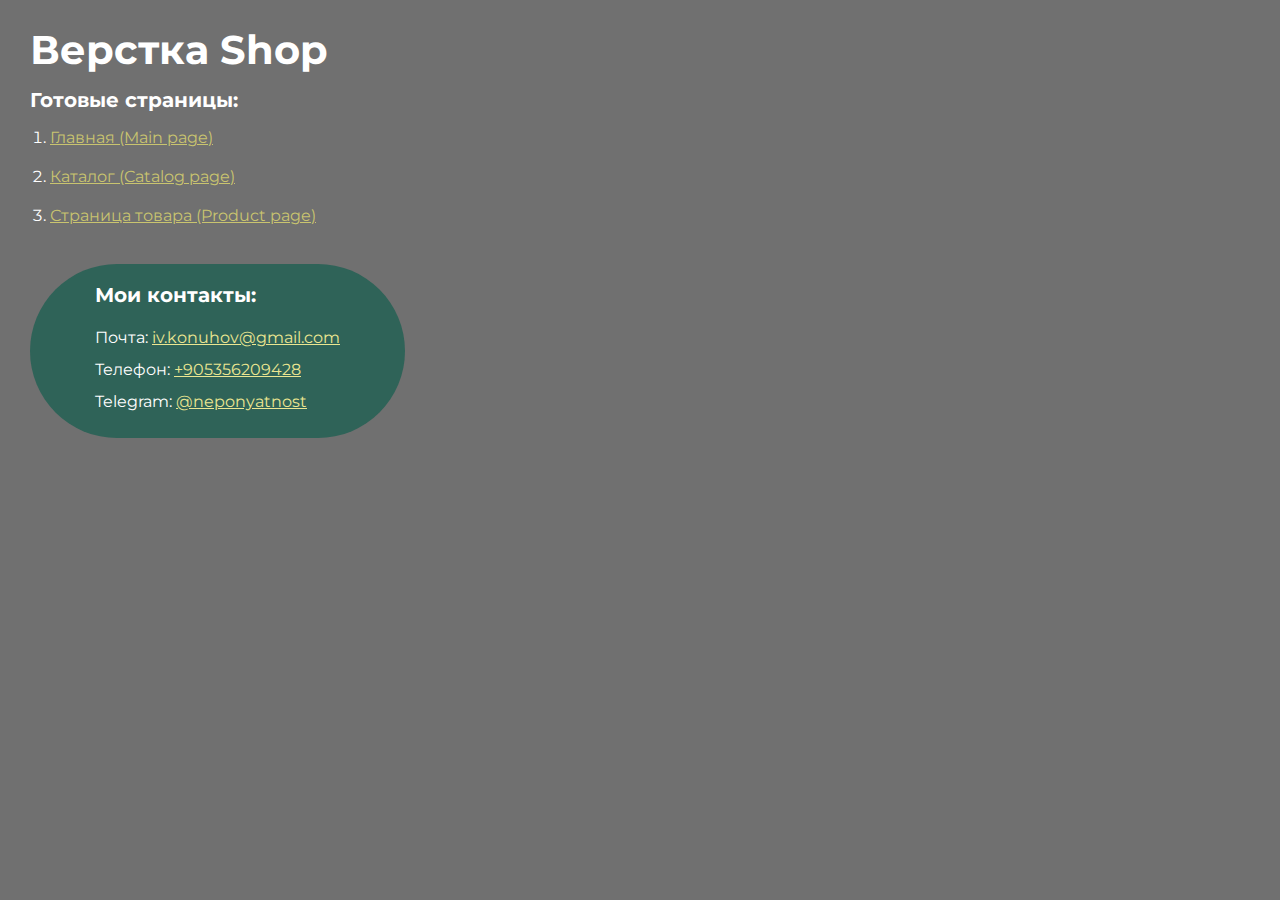
<file: index.html>
<!DOCTYPE html>
<html>

<head>
	<meta charset="UTF-8">
	<meta name="viewport" content="width=device-width, initial-scale=1.0">
	<link rel="shortcut icon" href="favicon.ico" type="image/x-icon">
	<title>Верстка Shop</title>
</head>

<body>
	<div class="rootpage">
		<h1>Верстка Shop</h1>
		<h2>Готовые страницы:</h2>
		<ol class="rootpage__list">
			<li><a target="_blank" href="home.html">Главная (Main page)</a></li>
			<li><a target="_blank" href="catalog.html">Каталог (Catalog page)</a></li>
			<li><a target="_blank" href="product.html">Страница товара (Product page)</a></li>
		</ol>
		<div class="rootpage__contacts">
			<h2>Мои контакты:</h2>
			<p>Почта: <a href="mailto:iv.konuhov@gmail.com">iv.konuhov@gmail.com</a></p>
			<p>Телефон: <a href="tel:905356209428">+905356209428</a></p>
			<p>Telegram: <a href="https://t.me/neponyatnost">@neponyatnost</a></p>
		</div>
	</div>
</body>
<style>
	@charset "UTF-8";
	@import url("https://fonts.googleapis.com/css?family=Montserrat:regular,700&display=swap");

	*,
	*::before,
	*::after {
		padding: 0px;
		margin: 0px;
		border: 0px;
		box-sizing: border-box;
	}

	html,
	body {
		height: 100%;
		margin: 0;
		padding: 0;
		min-width: 320px;
		width: 100%;
		color: #fff;
		background-color: #00000056;
	}

	body {
		font-family: Montserrat;
		font-size: 100%;
		line-height: 1;
		font-size: 1rem;
	}

	a {
		text-decoration: underline;
		color: #c9c46f;
		line-height: 150%;
	}

	a:visited {
		text-decoration: underline;
		color: #fffa9e;
	}

	a:hover {
		text-decoration: none;
	}

	ul li {
		list-style: none;
	}

	img {
		vertical-align: top;
	}

	.wrapper {
		width: 100%;
		min-height: 100%;
		overflow: hidden;
	}

	.rootpage {
		padding: 30px;
		display: flex;
		flex-direction: column;
		align-items: flex-start;
	}

	@media (max-width: 767px) {
		.rootpage {
			padding: 30px 15px;
		}
	}

	h1 {
		color: #ffffff;
		font-size: 2.5rem;
		margin: 0px 0px 1.25rem 0px;
	}

	@media (max-width: 767px) {
		h1 {
			font-size: 1.85rem;
			margin: 0px 0px 1.25rem 0px;
		}
	}

	h2 {
		color: #ffffff;
		font-size: 1.25rem;
		margin: 0px 0px 1rem 0px;
	}

	@media (max-width: 767px) {
		h2 {
			font-size: 1.125rem;
			margin: 0px 0px 1rem 0px;
		}
	}

	.rootpage__info {
		line-height: 140%;
		margin: 0px 0px 1.5rem 0px;
	}

	.rootpage__list {
		margin: 0px 0px 2.25rem 1.25rem;
	}

	.rootpage__list li:not(:last-child) {
		margin: 0px 0px 15px 0px;
	}

	.rootpage__contacts,
	.rootpage__tnx {
		border-radius: 200px;
		padding: 20px 65px;
		line-height: 140%;
	}

	@media (max-width: 767px) {

		.rootpage__contacts,
		.rootpage__tnx {
			border-radius: 40px;
			padding: 20px;
		}
	}

	.rootpage__contacts {
		background: #2f6358;

	}

	.rootpage__contacts a {
		color: #ebe691;
	}

	.rootpage__tnx {
		background: #c22d63;
		margin: 0px 0px 1rem 0px;
	}

	p {
		line-height: 200%;
	}
</style>

</html>
</file>
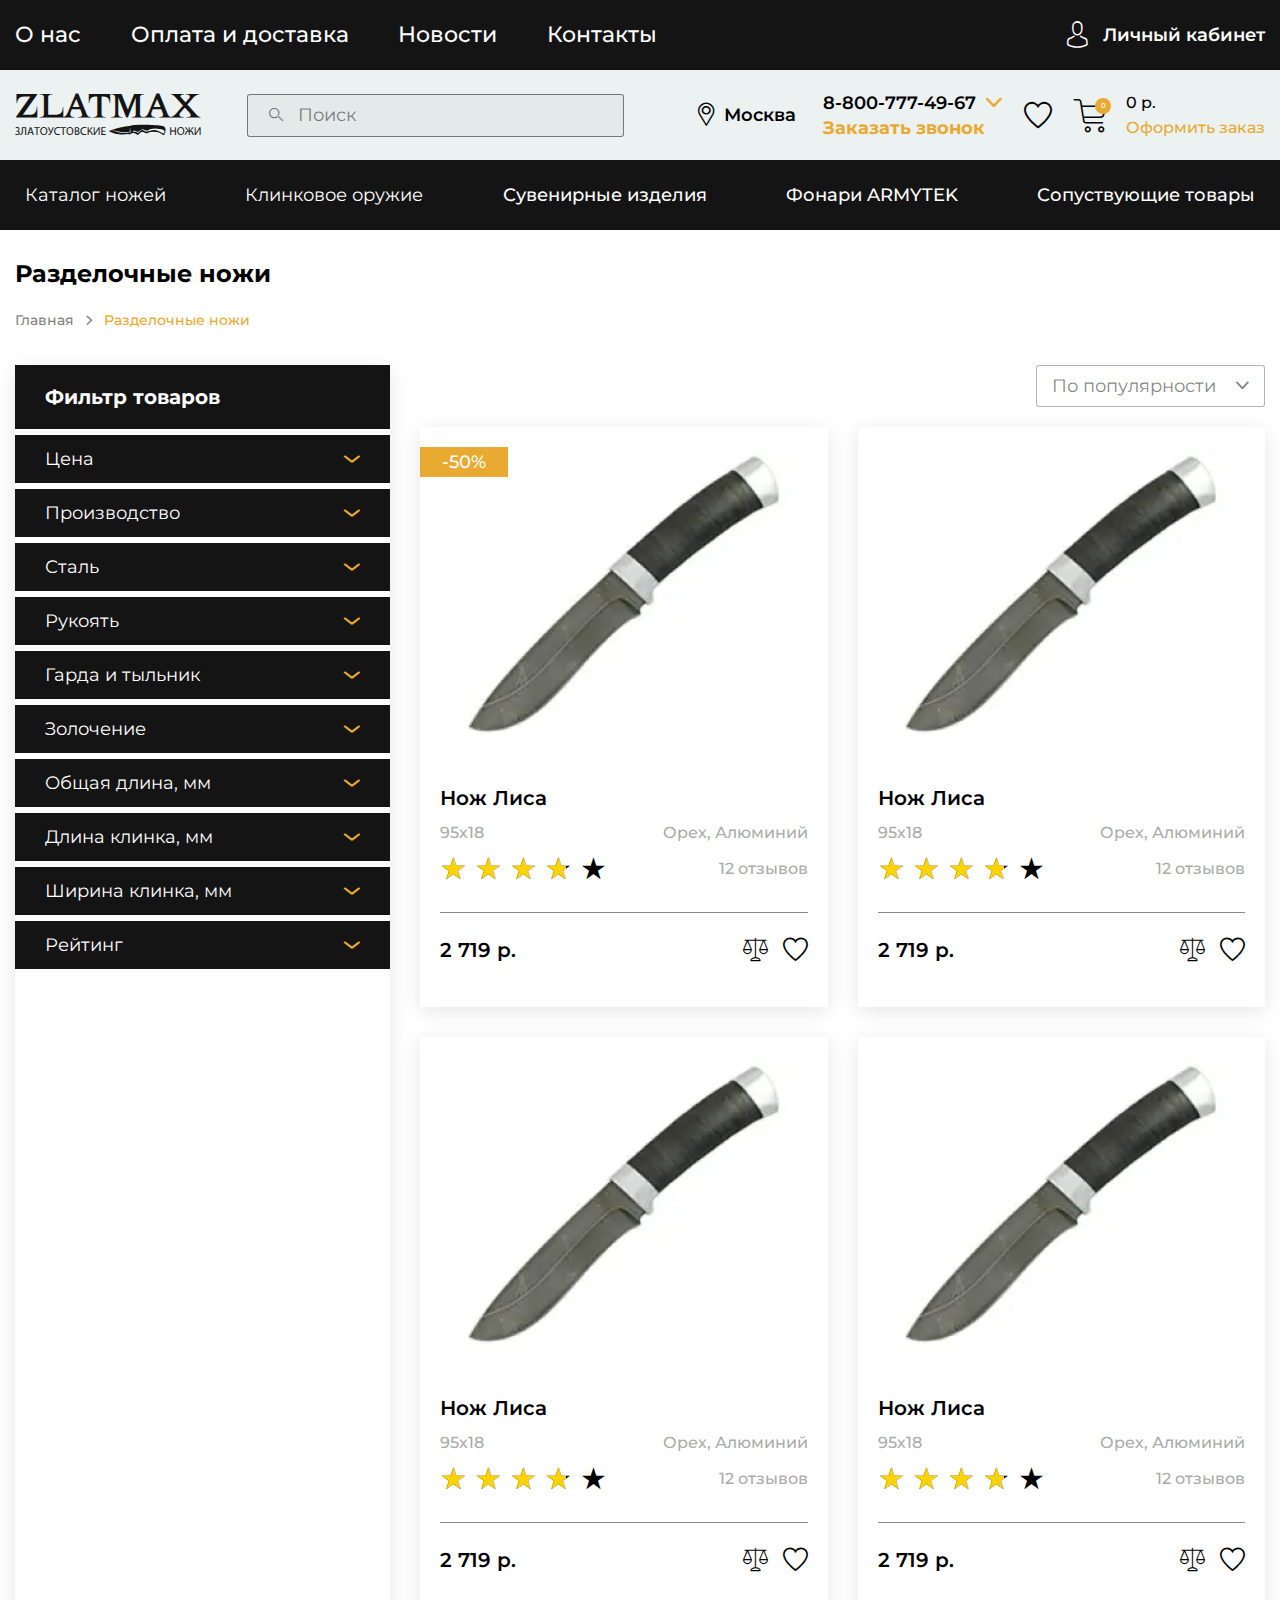
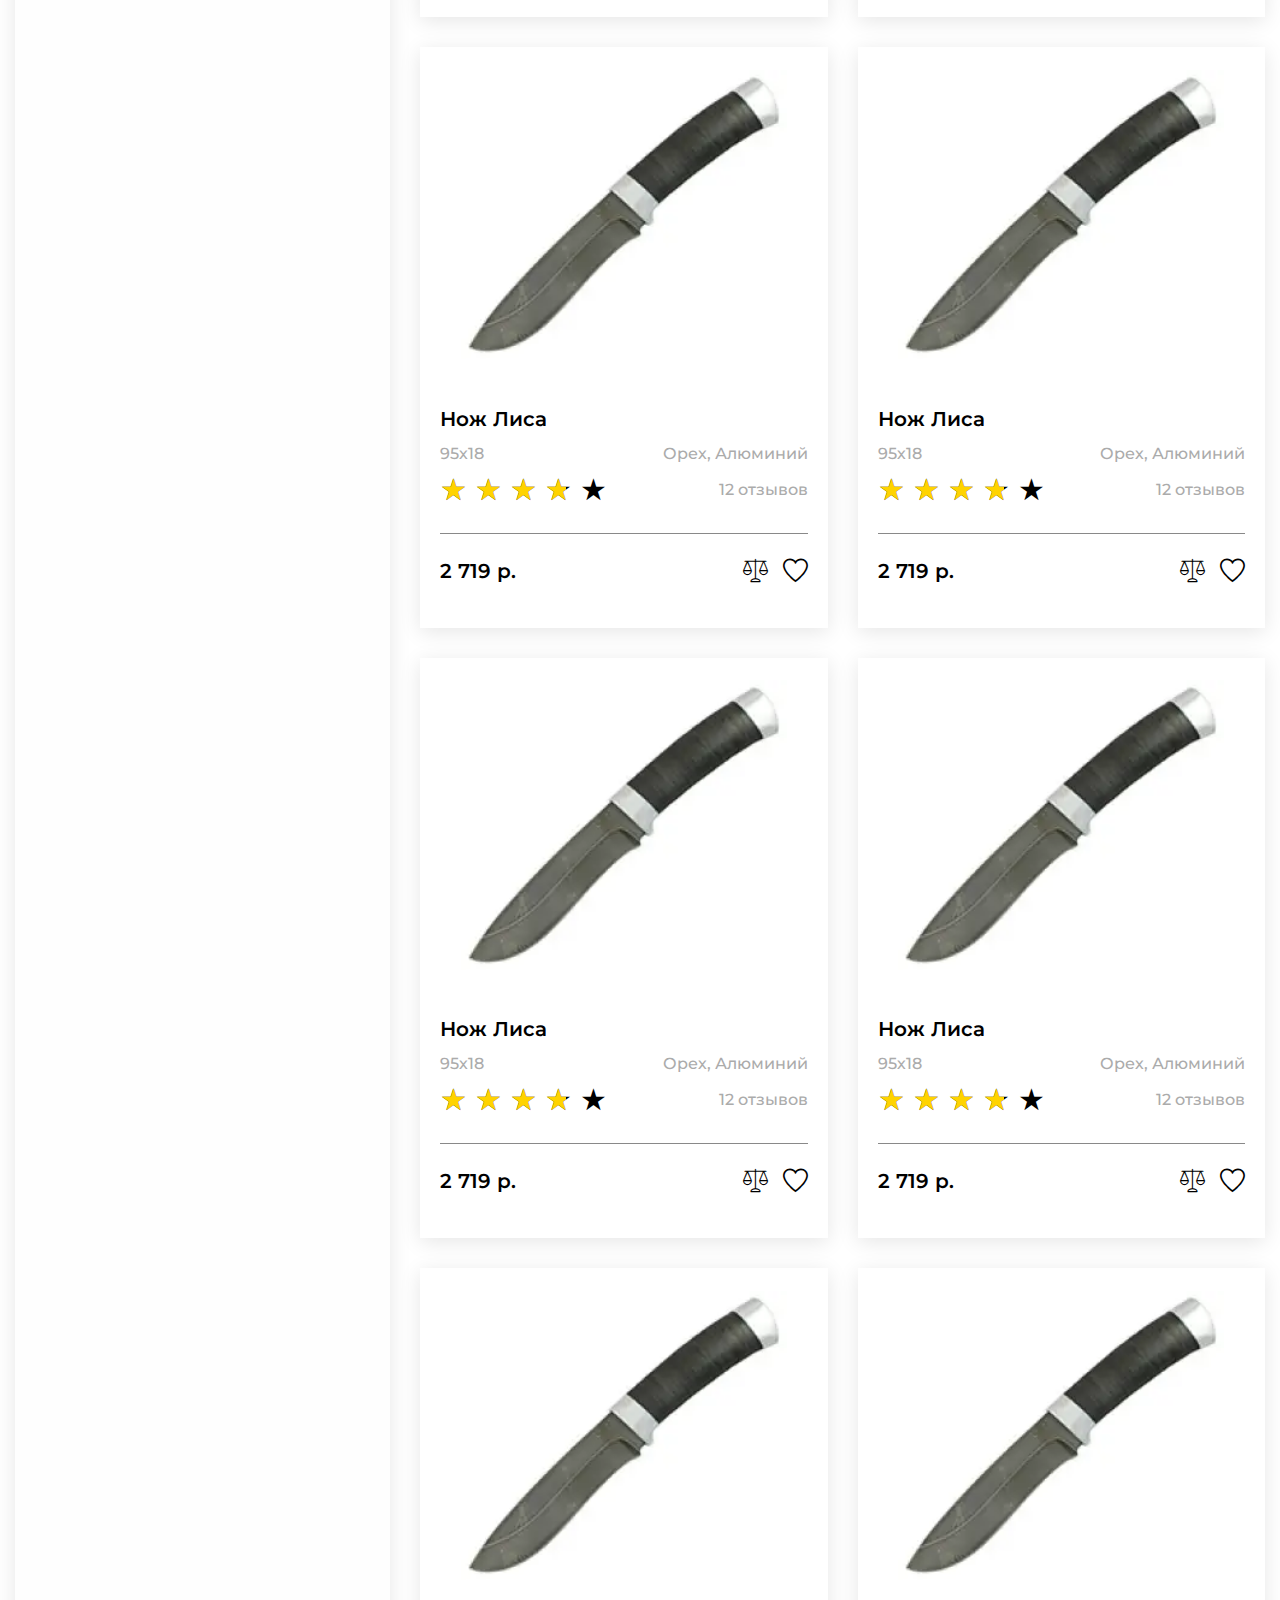
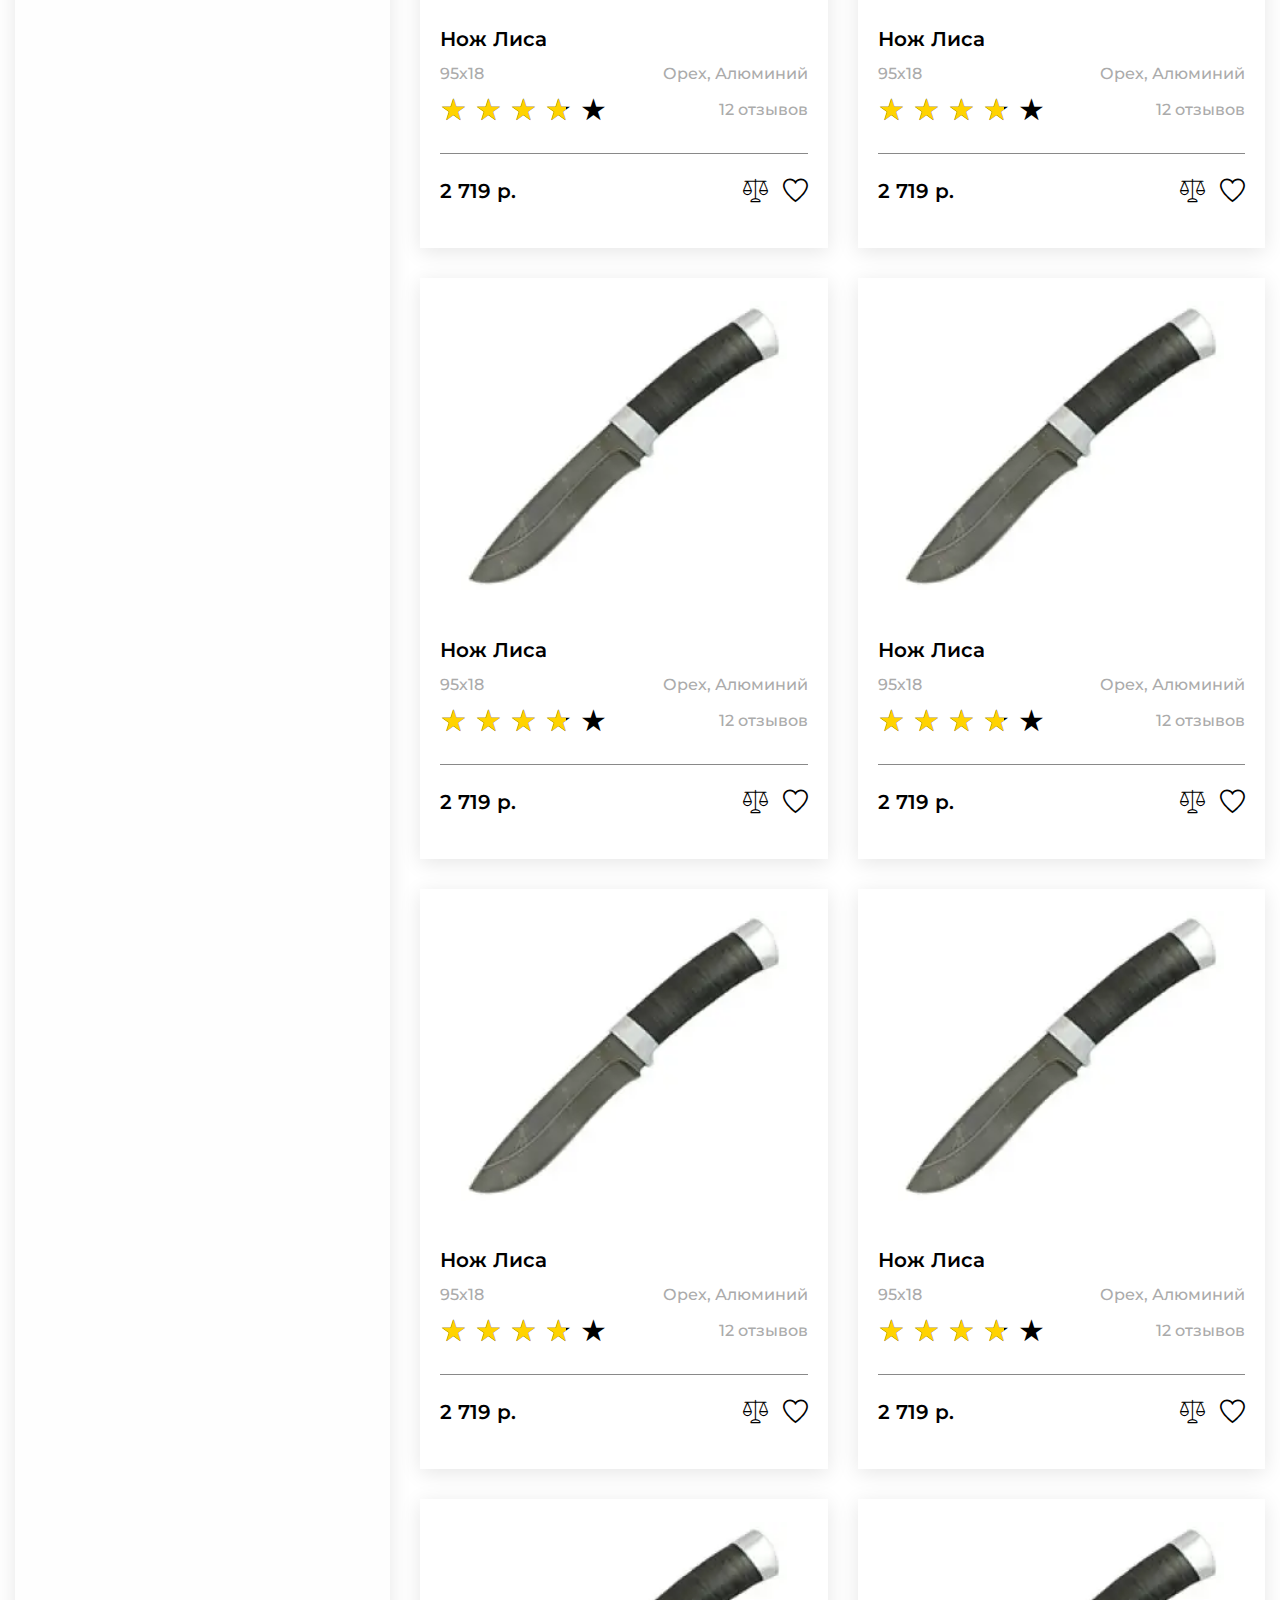
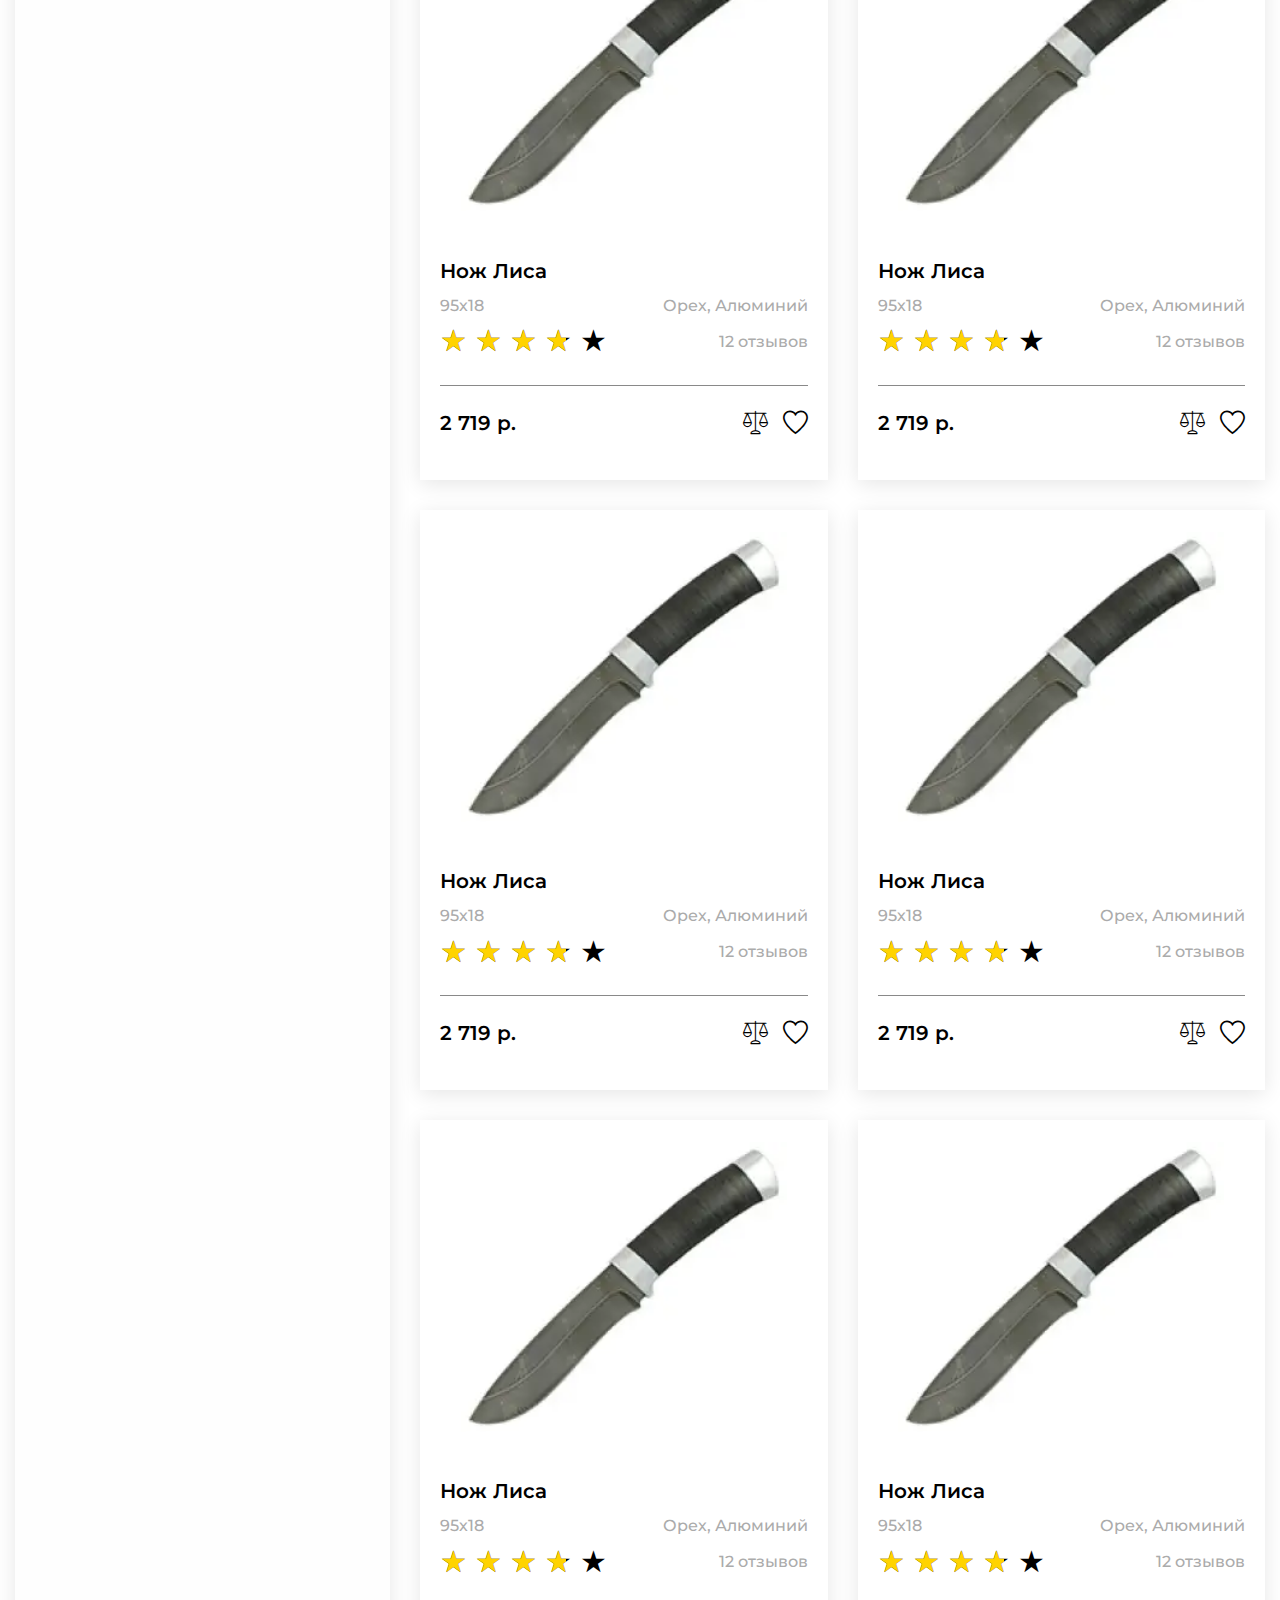
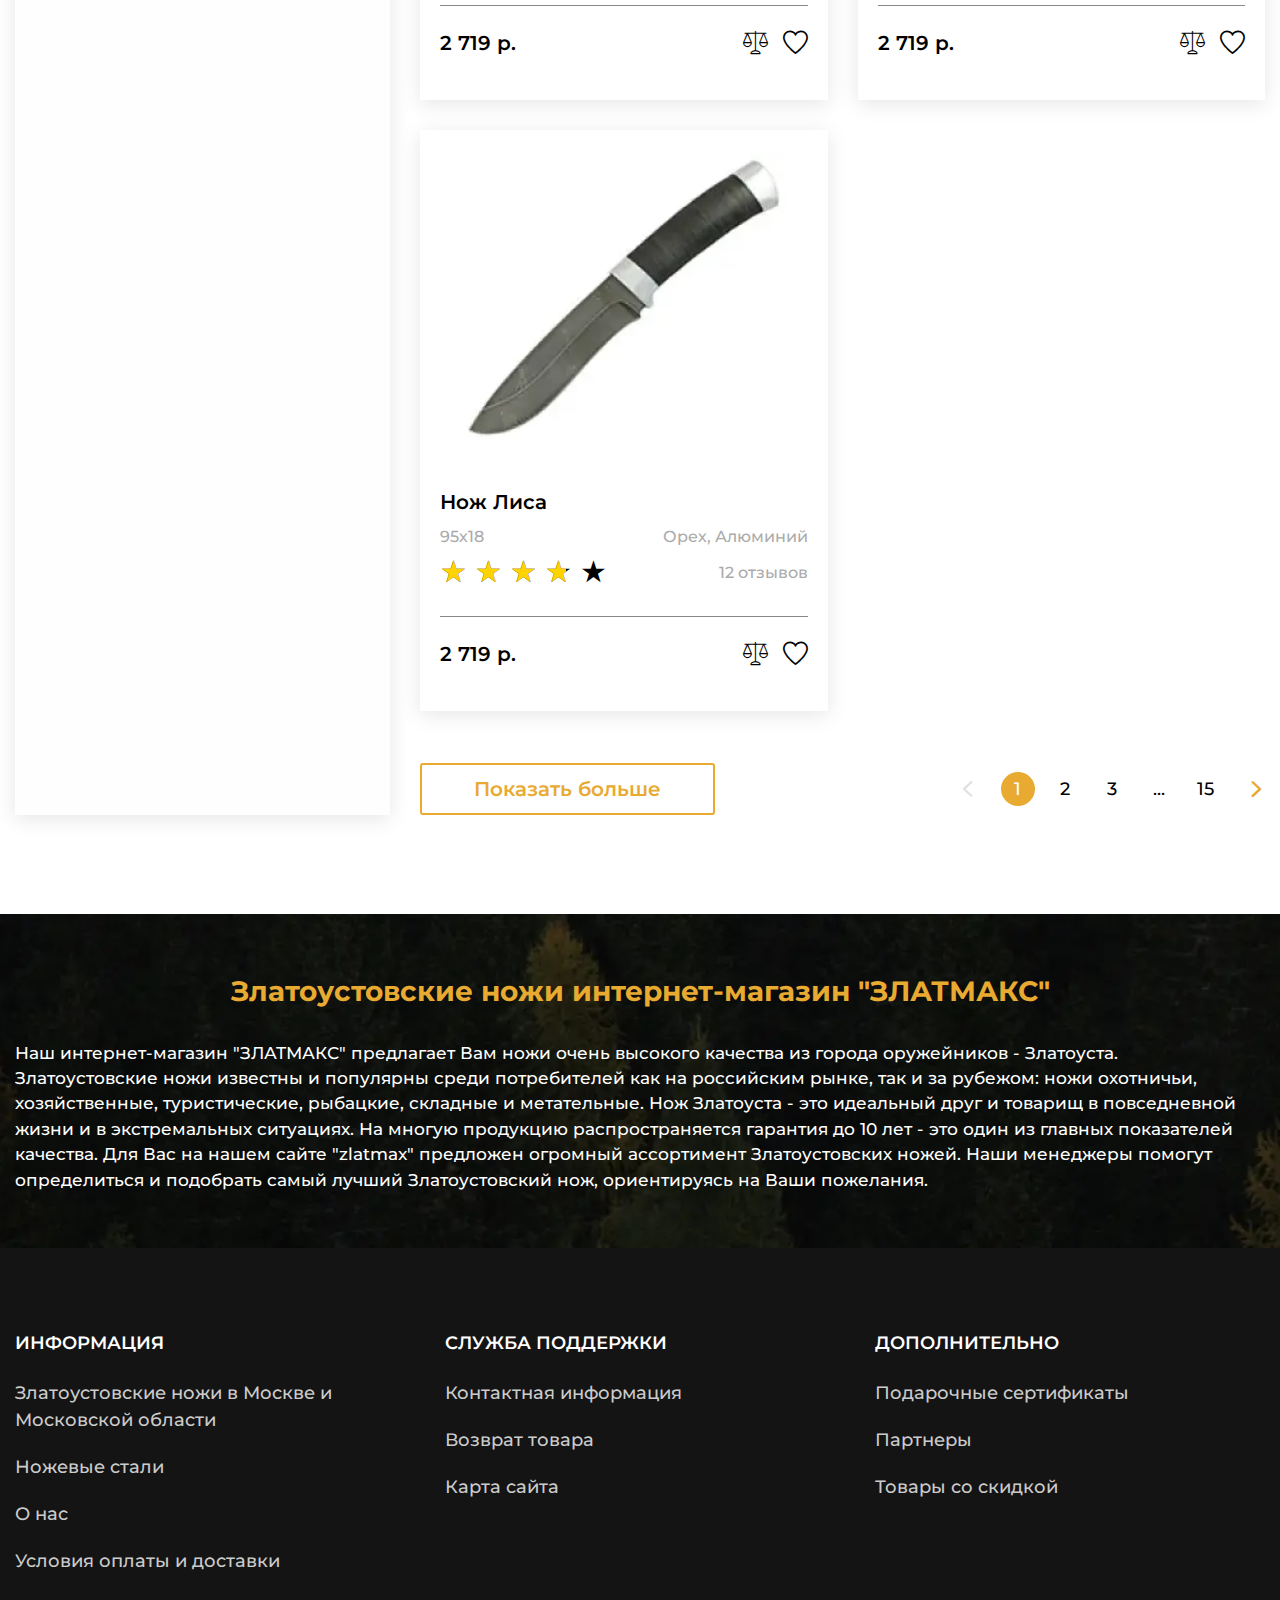
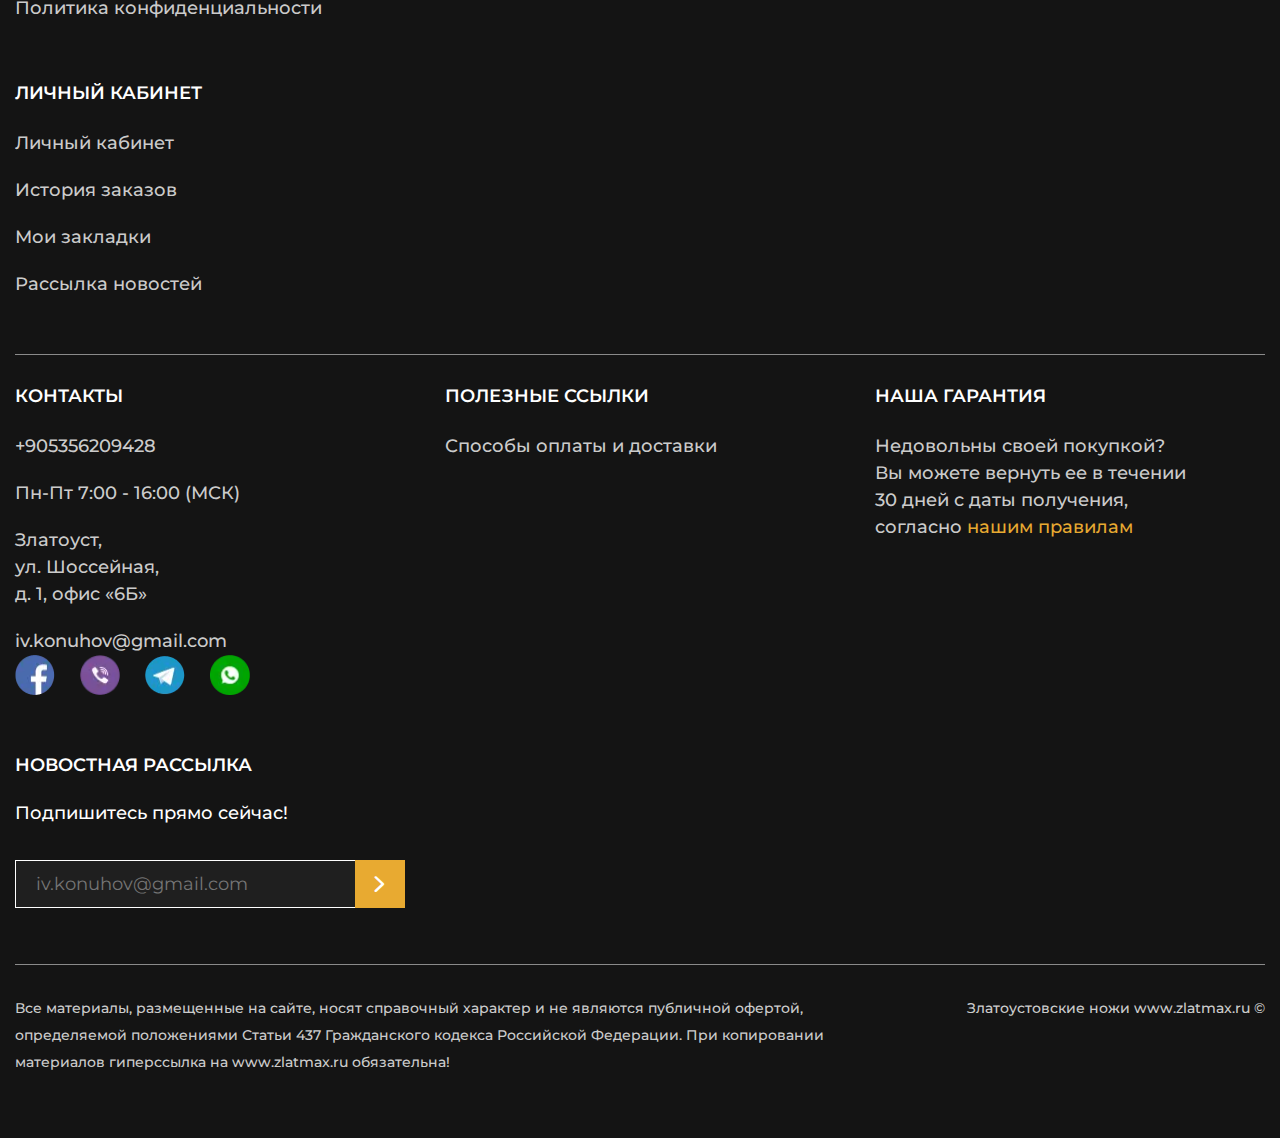
<file: catalog.html>
<!DOCTYPE html>
<html lang="ru">

<head>
	<title>Каталог</title>
	<meta charset="UTF-8">
	<meta name="format-detection" content="telephone=no">
	<!-- <style>body{opacity: 0;}</style> -->
	<link rel="stylesheet" href="css/style.min.css?_v=20221228111057">
	<link rel="shortcut icon" href="favicon.ico">
	<!-- <meta name="robots" content="noindex, nofollow"> -->
	<meta name="viewport" content="width=device-width, initial-scale=1.0">
</head>

<body>
	<div class="wrapper">
		<header class="header">
			<div class="header__top top-header">
				<div class="top-header__container">
					<nav class="top-header__menu menu-top-header">
						<ul data-da=".menu__body,991.98" class="menu-top-header__list">
							<li class="menu-top-header__item menu-top-header__item_catalog"><a href="" class="menu-top-header__link menu-top-header__link_catalog _icon-arrow">Каталог товаров</a></li>
							<li class="menu-top-header__item"><a href="" class="menu-top-header__link">О нас</a></li>
							<li class="menu-top-header__item"><a href="" class="menu-top-header__link">Оплата и доставка</a></li>
							<li class="menu-top-header__item"><a href="" class="menu-top-header__link">Новости</a></li>
							<li class="menu-top-header__item"><a href="" class="menu-top-header__link">Контакты</a></li>
						</ul>
					</nav>
					<a href="" class="top-header__user _icon-cabinet"><span>Личный кабинет</span></a>
					<nav hidden class="menu">
						<button type="button" class="menu__icon icon-menu"><span></span></button>
						<div class="menu__body">
						</div>
					</nav>
				</div>
			</div>
			<div class="header__body body-header">
				<div class="body-header__container">
					<a href="" class="body-header__logo"></a>
					<div data-da=".catalog-header__container,479.98" class="body-header__search">
						<form action="#" class="search-header">
							<button type="submit" class="search-header__button _icon-search-icon"></button>
							<input autocomplete="off" type="text" name="form[]" data-error="Ошибка" placeholder="Поиск" class="search-header__input">
						</form>
					</div>
					<div class="body-header__actions actions-header">
						<a href="" class="actions-header__location _icon-location"><span>Москва</span></a>
						<div data-da=".top-header__container,991.98,first" class="actions-header__phones phones-header">
							<div data-spollers class="phones-header__items">
								<div class="phones-header__item">
									<a href="tel:88007774967" class="phones-header__phone"><span>8-800-777-49-67</span></a>
									<button type="button" data-spoller class="phones-header__arrow _icon-arrow"></button>
									<ul class="phones-header__list">
										<li><a href="tel:88007774968" class="phones-header-phone">8-800-777-49-68</a></li>
										<li><a href="tel:88007774969" class="phones-header-phone">8-800-777-49-69</a></li>
										<li><a href="tel:88007774970" class="phones-header-phone">8-800-777-49-70</a></li>
									</ul>
								</div>
							</div>
							<button type="button" data-popup="#callback" class="phones-header__callback">Заказать звонок</button>
						</div>
						<a data-da=".top-header__container,991.98,2" href="" class="actions-header__favorite _icon-bookmark"></a>
						<a data-da=".top-header__container,991.98,2" href="" class="actions-header__cart cart-header">
							<div class="cart-header__icon _icon-cart"><span>0</span></div>
							<div class="cart-header__body">
								<div class="cart-header__summ">0 р.</div>
								<div class="cart-header__link">Оформить заказ</div>
							</div>
						</a>
					</div>
				</div>
			</div>
			<div class="header__catalog catalog-header">
				<div class="catalog-header__container">
					<nav class="catalog-header__menu menu-catalog">
						<button type="button" class="menu-catalog__back _icon-arrow">Назад</button>
						<ul class="menu-catalog__list">
							<li class="menu-catalog__item"><button data-parent="1" class="menu-catalog__link">Каталог ножей</button></li>
							<li class="menu-catalog__item"><button data-parent="2" class="menu-catalog__link">Клинковое оружие</button>
							</li>
							<li class="menu-catalog__item"><a href="" class="menu-catalog__link">Сувенирные изделия</a></li>
							<li class="menu-catalog__item"><a href="" class="menu-catalog__link">Фонари ARMYTEK</a></li>
							<li class="menu-catalog__item"><a href="" class="menu-catalog__link">Сопуствующие товары</a></li>
						</ul>
						<div class="menu-catalog__sub-menu sub-menu-catalog">
							<button type="button" class="sub-menu-catalog__back _icon-arrow">Назад</button>
							<div class="sub-menu-catalog__container">
								<div hidden data-submenu="1" class="sub-menu-catalog__block sub-menu-catalog__block_5">
									<div class="sub-menu-catalog__category">
										<a href="" class="sub-menu-catalog__link-category">Категории ножей</a>
									</div>
									<div class="sub-menu-catalog__category">
										<a href="" class="sub-menu-catalog__link-category">Производство ножей</a>
									</div>
									<div class="sub-menu-catalog__category">
										<a href="" class="sub-menu-catalog__link-category">Ножи по маркам стали</a>
									</div>
									<div class="sub-menu-catalog__category">
										<a href="" class="sub-menu-catalog__link-category">Заточка и полировка ножей</a>
									</div>
									<div class="sub-menu-catalog__category">
										<a href="" class="sub-menu-catalog__link-category">Ножевая мастерская</a>
									</div>
									<ul class="sub-menu-catalog__list">
										<li class="sub-menu-catalog__item"><a href="" class="sub-menu-catalog__link">Разделочные ножи</a></li>
										<li class="sub-menu-catalog__item"><a href="" class="sub-menu-catalog__link">Туристические ножи</a>
										</li>
										<li class="sub-menu-catalog__item"><a href="" class="sub-menu-catalog__link">Охотничьи ножи</a></li>
										<li class="sub-menu-catalog__item"><a href="" class="sub-menu-catalog__link">Булатные ножи</a></li>
										<li class="sub-menu-catalog__item"><a href="" class="sub-menu-catalog__link">Ножи из дамаска</a></li>
										<li class="sub-menu-catalog__item"><a href="" class="sub-menu-catalog__link">Тактического
												назначения</a>
										</li>
										<li class="sub-menu-catalog__item"><a href="" class="sub-menu-catalog__link">Метательные ножи</a></li>
										<li class="sub-menu-catalog__item"><a href="" class="sub-menu-catalog__link">Мачете и кукри</a></li>
										<li class="sub-menu-catalog__item"><a href="" class="sub-menu-catalog__link">Кухонные ножи</a></li>
									</ul>
									<ul class="sub-menu-catalog__list">
										<li class="sub-menu-catalog__item"><a href="" class="sub-menu-catalog__link">Ножи АИР</a></li>
										<li class="sub-menu-catalog__item"><a href="" class="sub-menu-catalog__link">Ножи ЗИК</a></li>
										<li class="sub-menu-catalog__item"><a href="" class="sub-menu-catalog__link">Ножи ЗЗОСС</a></li>
										<li class="sub-menu-catalog__item"><a href="" class="sub-menu-catalog__link">Ножи РОСоружие</a></li>
										<li class="sub-menu-catalog__item"><a href="" class="sub-menu-catalog__link">Ножи Оружейник</a></li>
										<li class="sub-menu-catalog__item"><a href="" class="sub-menu-catalog__link">Булат Сергея Баранова</a>
										</li>
										<li class="sub-menu-catalog__item"><a href="" class="sub-menu-catalog__link">Булат Андрея Умерова</a>
										</li>
										<li class="sub-menu-catalog__item"><a href="" class="sub-menu-catalog__link">Ножи Златко</a></li>
										<li class="sub-menu-catalog__item"><a href="" class="sub-menu-catalog__link">Ножи Стиль-М</a></li>
										<li class="sub-menu-catalog__item"><a href="" class="sub-menu-catalog__link">Оружейная компания</a>
										</li>
									</ul>
									<ul class="sub-menu-catalog__list">
										<li class="sub-menu-catalog__item"><a href="" class="sub-menu-catalog__link">Ножи из стали
												40х102С2М</a></li>
										<li class="sub-menu-catalog__item"><a href="" class="sub-menu-catalog__link">Ножи из стали 95х18</a>
										</li>
										<li class="sub-menu-catalog__item"><a href="" class="sub-menu-catalog__link">Ножи из стали 100х13м</a>
										</li>
										<li class="sub-menu-catalog__item"><a href="" class="sub-menu-catalog__link">Ножи из стали
												110х18м-ШД</a></li>
										<li class="sub-menu-catalog__item"><a href="" class="sub-menu-catalog__link">Ножи из стали ЭИ-107
												ТЦ</a></li>
										<li class="sub-menu-catalog__item"><a href="" class="sub-menu-catalog__link">Ножи из стали 50х14МФ</a>
										</li>
										<li class="sub-menu-catalog__item"><a href="" class="sub-menu-catalog__link">Ножи из стали AUS-8</a>
										</li>
										<li class="sub-menu-catalog__item"><a href="" class="sub-menu-catalog__link">Ножи из стали К340</a>
										</li>
										<li class="sub-menu-catalog__item"><a href="" class="sub-menu-catalog__link">Ножи из стали M390</a>
										</li>
										<li class="sub-menu-catalog__item"><a href="" class="sub-menu-catalog__link">Ножи из стали ЭП-766</a>
										</li>
									</ul>
									<ul class="sub-menu-catalog__list">
										<li class="sub-menu-catalog__item"><a href="" class="sub-menu-catalog__link">Паста ГОИ</a></li>
										<li class="sub-menu-catalog__item"><a href="" class="sub-menu-catalog__link">Алмазная паста</a>
										</li>
										<li class="sub-menu-catalog__item"><a href="" class="sub-menu-catalog__link">Бруски и камни для
												заточки</a>
										</li>
										<li class="sub-menu-catalog__item"><a href="" class="sub-menu-catalog__link">Заточные системы</a></li>
									</ul>
									<ul class="sub-menu-catalog__list">
										<li class="sub-menu-catalog__item"><a href="" class="sub-menu-catalog__link">Ножевые клинки</a></li>
										<li class="sub-menu-catalog__item"><a href="" class="sub-menu-catalog__link">Заготовки для ножей</a>
										</li>
										<li class="sub-menu-catalog__item"><a href="" class="sub-menu-catalog__link">Литье для ножей</a>
										</li>
										<li class="sub-menu-catalog__item"><a href="" class="sub-menu-catalog__link">Материалы для
												рукоятей</a></li>
										<li class="sub-menu-catalog__item"><a href="" class="sub-menu-catalog__link">Уход за рукоятиями
												ножей</a></li>
									</ul>
									<div class="sub-menu-catalog__footer">
										<a href="" class="sub-menu-catalog__all">Смотреть все</a>
									</div>
									<div class="sub-menu-catalog__footer">
										<a href="" class="sub-menu-catalog__all">Смотреть все</a>
									</div>
									<div class="sub-menu-catalog__footer">
										<a href="" class="sub-menu-catalog__all">Смотреть все</a>
									</div>
									<div class="sub-menu-catalog__footer">
										<a href="" class="sub-menu-catalog__all">Смотреть все</a>
									</div>
									<div class="sub-menu-catalog__footer">
										<a href="" class="sub-menu-catalog__all">Смотреть все</a>
									</div>
								</div>
								<div hidden data-submenu="2" class="sub-menu-catalog__block sub-menu-catalog__block_2">
									<div class="sub-menu-catalog__category">
										<a href="" class="sub-menu-catalog__link-category">Категории ножей</a>
									</div>
									<div class="sub-menu-catalog__category">
										<a href="" class="sub-menu-catalog__link-category">Производство ножей</a>
									</div>
									<ul class="sub-menu-catalog__list">
										<li class="sub-menu-catalog__item"><a href="" class="sub-menu-catalog__link">Разделочные ножи</a>
										</li>
										<li class="sub-menu-catalog__item"><a href="" class="sub-menu-catalog__link">Туристические ножи</a>
										</li>
										<li class="sub-menu-catalog__item"><a href="" class="sub-menu-catalog__link">Охотничьи ножи</a></li>
										<li class="sub-menu-catalog__item"><a href="" class="sub-menu-catalog__link">Булатные ножи</a></li>
										<li class="sub-menu-catalog__item"><a href="" class="sub-menu-catalog__link">Ножи из дамаска</a>
										</li>
										<li class="sub-menu-catalog__item"><a href="" class="sub-menu-catalog__link">Тактического
												назначения</a>
										</li>
										<li class="sub-menu-catalog__item"><a href="" class="sub-menu-catalog__link">Метательные ножи</a>
										</li>
										<li class="sub-menu-catalog__item"><a href="" class="sub-menu-catalog__link">Мачете и кукри</a></li>
										<li class="sub-menu-catalog__item"><a href="" class="sub-menu-catalog__link">Кухонные ножи</a></li>
									</ul>
									<ul class="sub-menu-catalog__list">
										<li class="sub-menu-catalog__item"><a href="" class="sub-menu-catalog__link">Ножи АИР</a></li>
										<li class="sub-menu-catalog__item"><a href="" class="sub-menu-catalog__link">Ножи ЗИК</a></li>
										<li class="sub-menu-catalog__item"><a href="" class="sub-menu-catalog__link">Ножи ЗЗОСС</a></li>
										<li class="sub-menu-catalog__item"><a href="" class="sub-menu-catalog__link">Ножи РОСоружие</a></li>
										<li class="sub-menu-catalog__item"><a href="" class="sub-menu-catalog__link">Ножи Оружейник</a></li>
										<li class="sub-menu-catalog__item"><a href="" class="sub-menu-catalog__link">Булат Сергея
												Баранова</a>
										</li>
										<li class="sub-menu-catalog__item"><a href="" class="sub-menu-catalog__link">Булат Андрея
												Умерова</a>
										</li>
										<li class="sub-menu-catalog__item"><a href="" class="sub-menu-catalog__link">Ножи Златко</a></li>
										<li class="sub-menu-catalog__item"><a href="" class="sub-menu-catalog__link">Ножи Стиль-М</a></li>
										<li class="sub-menu-catalog__item"><a href="" class="sub-menu-catalog__link">Оружейная компания</a>
										</li>
									</ul>
									<div class="sub-menu-catalog__footer">
										<a href="" class="sub-menu-catalog__all">Смотреть все</a>
									</div>
									<div class="sub-menu-catalog__footer">
										<a href="" class="sub-menu-catalog__all">Смотреть все</a>
									</div>
								</div>
							</div>
					</nav>
				</div>
			</div>
		</header>
		<main class="page page_inner">
			<div class="page__header">
				<div class="page__container">
					<h1 class="page__title title">Разделочные ножи</h1>
					<nav class="page__breadcrumbs breadcrumbs">
						<ul class="breadcrumbs__list">
							<li class="breadcrumbs__item">
								<a href="/home.html" class="breadcrumbs__link">Главная</a>
							</li>
							<li class="breadcrumbs__item">
								<span href="" class="breadcrumbs__current">Разделочные ножи</span>
							</li>
						</ul>
					</nav>
				</div>
			</div>
			<div class="catalog">
				<div class="catalog__container">
					<div class="catalog__body">
						<div class="catalog__filter filter-catalog">
							<div class="filter-catalog__title">Фильтр товаров</div>
							<div data-spollers class="filter-catalog__items">
								<div class="filter-catalog__item item-filter-catalog">
									<button type="button" data-spoller class="item-filter-catalog__title _icon-spoller-arrow">Цена</button>
									<div data-range class="price-filter__body">
										<div class="price-filter__inputs">
											<input data-range-from="0" autocomplete="off" type="text" value="500" name="form[]" data-error="Ошибка" class="price-filter__input">
											<input data-range-to="5000" autocomplete="off" type="text" value="1000" name="form[]" data-error="Ошибка" class="price-filter__input">
										</div>
										<div data-range-item class="price-filter__range"></div>
									</div>
								</div>
								<div class="filter-catalog__item item-filter-catalog">
									<button type="button" data-spoller class="item-filter-catalog__title _icon-spoller-arrow">Производство</button>
									<div class="item-filter-catalog__body">
										<div class="item-filter-catalog__checkbox checkbox">
											<input id="c_1" data-error="Ошибка" class="checkbox__input" type="checkbox" value="1" name="form[]">
											<label for="c_1" class="checkbox__label"><span class="checkbox__text">АиР
													<small>(250)</small></span></label>
										</div>
										<div class="item-filter-catalog__checkbox checkbox">
											<input id="c_2" data-error="Ошибка" class="checkbox__input" type="checkbox" value="2" name="form[]">
											<label for="c_2" class="checkbox__label"><span class="checkbox__text">Булат Сергея Баранова
													<small>(25)</small></span></label>
										</div>
										<div class="item-filter-catalog__checkbox checkbox">
											<input id="c_3" data-error="Ошибка" class="checkbox__input" type="checkbox" value="3" name="form[]">
											<label for="c_3" class="checkbox__label"><span class="checkbox__text">Булат Умерова
													<small>(265)</small></span></label>
										</div>
										<div class="item-filter-catalog__checkbox checkbox">
											<input id="c_4" data-error="Ошибка" class="checkbox__input" type="checkbox" value="4" name="form[]">
											<label for="c_4" class="checkbox__label"><span class="checkbox__text">ЗЗОСС
													<small>(18)</small></span></label>
										</div>
										<div class="item-filter-catalog__checkbox checkbox">
											<input id="c_5" data-error="Ошибка" class="checkbox__input" type="checkbox" value="5" name="form[]">
											<label for="c_5" class="checkbox__label"><span class="checkbox__text">ЗИК
													<small>(170)</small></span></label>
										</div>
										<div class="item-filter-catalog__checkbox checkbox">
											<input id="c_6" data-error="Ошибка" class="checkbox__input" type="checkbox" value="6" name="form[]">
											<label for="c_6" class="checkbox__label"><span class="checkbox__text">ЗЛАТКО
													<small>(170)</small></span></label>
										</div>
										<div class="item-filter-catalog__checkbox checkbox">
											<input id="c_7" data-error="Ошибка" class="checkbox__input" type="checkbox" value="7" name="form[]">
											<label for="c_7" class="checkbox__label"><span class="checkbox__text">ЗлатПрофит
													<small>(170)</small></span></label>
										</div>
										<div class="item-filter-catalog__checkbox checkbox">
											<input id="c_8" data-error="Ошибка" class="checkbox__input" type="checkbox" value="8" name="form[]">
											<label for="c_8" class="checkbox__label"><span class="checkbox__text">ЗОК
													<small>(170)</small></span></label>
										</div>
										<div class="item-filter-catalog__checkbox checkbox">
											<input id="c_9" data-error="Ошибка" class="checkbox__input" type="checkbox" value="9" name="form[]">
											<label for="c_9" class="checkbox__label"><span class="checkbox__text">НБК
													<small>(170)</small></span></label>
										</div>
										<div class="item-filter-catalog__checkbox checkbox">
											<input id="c_10" data-error="Ошибка" class="checkbox__input" type="checkbox" value="10" name="form[]">
											<label for="c_10" class="checkbox__label"><span class="checkbox__text">НИКОН
													<small>(170)</small></span></label>
										</div>
										<div class="item-filter-catalog__checkbox checkbox">
											<input id="c_11" data-error="Ошибка" class="checkbox__input" type="checkbox" value="11" name="form[]">
											<label for="c_11" class="checkbox__label"><span class="checkbox__text">Оружейник
													<small>(170)</small></span></label>
										</div>
										<div class="item-filter-catalog__checkbox checkbox">
											<input id="c_12" data-error="Ошибка" class="checkbox__input" type="checkbox" value="12" name="form[]">
											<label for="c_12" class="checkbox__label"><span class="checkbox__text">РОСоружие
													<small>(170)</small></span></label>
										</div>
										<div class="item-filter-catalog__checkbox checkbox">
											<input id="c_13" data-error="Ошибка" class="checkbox__input" type="checkbox" value="13" name="form[]">
											<label for="c_13" class="checkbox__label"><span class="checkbox__text">СТИЛЬ-М
													<small>(170)</small></span></label>
										</div>
									</div>
								</div>
								<div class="filter-catalog__item item-filter-catalog">
									<button type="button" data-spoller class="item-filter-catalog__title _icon-spoller-arrow">Сталь</button>
									<div class="item-filter-catalog__body">
										<div class="item-filter-catalog__checkbox checkbox">
											<input id="c_14" data-error="Ошибка" class="checkbox__input" type="checkbox" value="14" name="form[]">
											<label for="c_14" class="checkbox__label"><span class="checkbox__text">100Х13М
													<small>(250)</small></span></label>
										</div>
										<div class="item-filter-catalog__checkbox checkbox">
											<input id="c_15" data-error="Ошибка" class="checkbox__input" type="checkbox" value="15" name="form[]">
											<label for="c_15" class="checkbox__label"><span class="checkbox__text">110Х18М-ШД
													<small>(25)</small></span></label>
										</div>
										<div class="item-filter-catalog__checkbox checkbox">
											<input id="c_16" data-error="Ошибка" class="checkbox__input" type="checkbox" value="16" name="form[]">
											<label for="c_16" class="checkbox__label"><span class="checkbox__text">40Х10С2М (ЭИ-107)
													<small>(265)</small></span></label>
										</div>
										<div class="item-filter-catalog__checkbox checkbox">
											<input id="c_17" data-error="Ошибка" class="checkbox__input" type="checkbox" value="17" name="form[]">
											<label for="c_17" class="checkbox__label"><span class="checkbox__text">50Х14МФ
													<small>(18)</small></span></label>
										</div>
										<div class="item-filter-catalog__checkbox checkbox">
											<input id="c_18" data-error="Ошибка" class="checkbox__input" type="checkbox" value="18" name="form[]">
											<label for="c_18" class="checkbox__label"><span class="checkbox__text">95Х18
													<small>(170)</small></span></label>
										</div>
										<div class="item-filter-catalog__checkbox checkbox">
											<input id="c_19" data-error="Ошибка" class="checkbox__input" type="checkbox" value="19" name="form[]">
											<label for="c_19" class="checkbox__label"><span class="checkbox__text">AUS-8
													<small>(170)</small></span></label>
										</div>
										<div class="item-filter-catalog__checkbox checkbox">
											<input id="c_20" data-error="Ошибка" class="checkbox__input" type="checkbox" value="20" name="form[]">
											<label for="c_20" class="checkbox__label"><span class="checkbox__text">ELMAX
													<small>(170)</small></span></label>
										</div>
										<div class="item-filter-catalog__checkbox checkbox">
											<input id="c_21" data-error="Ошибка" class="checkbox__input" type="checkbox" value="21" name="form[]">
											<label for="c_21" class="checkbox__label"><span class="checkbox__text">RWL-34
													<small>(170)</small></span></label>
										</div>
										<div class="item-filter-catalog__checkbox checkbox">
											<input id="c_22" data-error="Ошибка" class="checkbox__input" type="checkbox" value="22" name="form[]">
											<label for="c_22" class="checkbox__label"><span class="checkbox__text">Дамаск
													<small>(170)</small></span></label>
										</div>
										<div class="item-filter-catalog__checkbox checkbox">
											<input id="c_23" data-error="Ошибка" class="checkbox__input" type="checkbox" value="23" name="form[]">
											<label for="c_23" class="checkbox__label"><span class="checkbox__text">К340
													<small>(170)</small></span></label>
										</div>
										<div class="item-filter-catalog__checkbox checkbox">
											<input id="c_24" data-error="Ошибка" class="checkbox__input" type="checkbox" value="24" name="form[]">
											<label for="c_24" class="checkbox__label"><span class="checkbox__text">Литой булат
													<small>(170)</small></span></label>
										</div>
										<div class="item-filter-catalog__checkbox checkbox">
											<input id="c_25" data-error="Ошибка" class="checkbox__input" type="checkbox" value="25" name="form[]">
											<label for="c_25" class="checkbox__label"><span class="checkbox__text">М390
													<small>(170)</small></span></label>
										</div>
									</div>
								</div>
								<div class="filter-catalog__item item-filter-catalog">
									<button type="button" data-spoller class="item-filter-catalog__title _icon-spoller-arrow">Рукоять</button>
									<div class="item-filter-catalog__body">
										<div class="item-filter-catalog__checkbox checkbox">
											<input id="c_26" data-error="Ошибка" class="checkbox__input" type="checkbox" value="26" name="form[]">
											<label for="c_26" class="checkbox__label"><span class="checkbox__text">Mercorne
													<small>(250)</small></span></label>
										</div>
										<div class="item-filter-catalog__checkbox checkbox">
											<input id="c_27" data-error="Ошибка" class="checkbox__input" type="checkbox" value="27" name="form[]">
											<label for="c_27" class="checkbox__label"><span class="checkbox__text">Березовый кап
													<small>(25)</small></span></label>
										</div>
										<div class="item-filter-catalog__checkbox checkbox">
											<input id="c_28" data-error="Ошибка" class="checkbox__input" type="checkbox" value="28" name="form[]">
											<label for="c_28" class="checkbox__label"><span class="checkbox__text">Бубинго
													<small>(265)</small></span></label>
										</div>
										<div class="item-filter-catalog__checkbox checkbox">
											<input id="c_29" data-error="Ошибка" class="checkbox__input" type="checkbox" value="29" name="form[]">
											<label for="c_29" class="checkbox__label"><span class="checkbox__text">Граб
													<small>(18)</small></span></label>
										</div>
										<div class="item-filter-catalog__checkbox checkbox">
											<input id="c_30" data-error="Ошибка" class="checkbox__input" type="checkbox" value="30" name="form[]">
											<label for="c_30" class="checkbox__label"><span class="checkbox__text">Дуб
													<small>(170)</small></span></label>
										</div>
										<div class="item-filter-catalog__checkbox checkbox">
											<input id="c_31" data-error="Ошибка" class="checkbox__input" type="checkbox" value="31" name="form[]">
											<label for="c_31" class="checkbox__label"><span class="checkbox__text">Кап
													<small>(170)</small></span></label>
										</div>
										<div class="item-filter-catalog__checkbox checkbox">
											<input id="c_32" data-error="Ошибка" class="checkbox__input" type="checkbox" value="32" name="form[]">
											<label for="c_32" class="checkbox__label"><span class="checkbox__text">Комбинированная
													<small>(170)</small></span></label>
										</div>
										<div class="item-filter-catalog__checkbox checkbox">
											<input id="c_33" data-error="Ошибка" class="checkbox__input" type="checkbox" value="33" name="form[]">
											<label for="c_33" class="checkbox__label"><span class="checkbox__text">Каштан
													<small>(170)</small></span></label>
										</div>
										<div class="item-filter-catalog__checkbox checkbox">
											<input id="c_34" data-error="Ошибка" class="checkbox__input" type="checkbox" value="34" name="form[]">
											<label for="c_34" class="checkbox__label"><span class="checkbox__text">Квартопрен
													<small>(170)</small></span></label>
										</div>
										<div class="item-filter-catalog__checkbox checkbox">
											<input id="c_35" data-error="Ошибка" class="checkbox__input" type="checkbox" value="35" name="form[]">
											<label for="c_35" class="checkbox__label"><span class="checkbox__text">Кожа-Металл
													<small>(170)</small></span></label>
										</div>
									</div>
								</div>
								<div class="filter-catalog__item item-filter-catalog">
									<button type="button" data-spoller class="item-filter-catalog__title _icon-spoller-arrow">Гарда и
										тыльник</button>
									<div class="item-filter-catalog__body">
										<div class="item-filter-catalog__checkbox checkbox">
											<input id="c_36" data-error="Ошибка" class="checkbox__input" type="checkbox" value="36" name="form[]">
											<label for="c_36" class="checkbox__label"><span class="checkbox__text">Алюминий
													<small>(250)</small></span></label>
										</div>
										<div class="item-filter-catalog__checkbox checkbox">
											<input id="c_37" data-error="Ошибка" class="checkbox__input" type="checkbox" value="37" name="form[]">
											<label for="c_37" class="checkbox__label"><span class="checkbox__text">Латунь
													<small>(25)</small></span></label>
										</div>
										<div class="item-filter-catalog__checkbox checkbox">
											<input id="c_38" data-error="Ошибка" class="checkbox__input" type="checkbox" value="38" name="form[]">
											<label for="c_38" class="checkbox__label"><span class="checkbox__text">Литой Барс
													<small>(265)</small></span></label>
										</div>
										<div class="item-filter-catalog__checkbox checkbox">
											<input id="c_39" data-error="Ошибка" class="checkbox__input" type="checkbox" value="39" name="form[]">
											<label for="c_39" class="checkbox__label"><span class="checkbox__text">Литой Пума
													<small>(18)</small></span></label>
										</div>
										<div class="item-filter-catalog__checkbox checkbox">
											<input id="c_40" data-error="Ошибка" class="checkbox__input" type="checkbox" value="40" name="form[]">
											<label for="c_40" class="checkbox__label"><span class="checkbox__text">Литье
													<small>(170)</small></span></label>
										</div>
										<div class="item-filter-catalog__checkbox checkbox">
											<input id="c_41" data-error="Ошибка" class="checkbox__input" type="checkbox" value="41" name="form[]">
											<label for="c_41" class="checkbox__label"><span class="checkbox__text">Металлический
													<small>(170)</small></span></label>
										</div>
										<div class="item-filter-catalog__checkbox checkbox">
											<input id="c_42" data-error="Ошибка" class="checkbox__input" type="checkbox" value="42" name="form[]">
											<label for="c_42" class="checkbox__label"><span class="checkbox__text">Нержавеющая сталь
													<small>(170)</small></span></label>
										</div>
										<div class="item-filter-catalog__checkbox checkbox">
											<input id="c_43" data-error="Ошибка" class="checkbox__input" type="checkbox" value="43" name="form[]">
											<label for="c_43" class="checkbox__label"><span class="checkbox__text">Текстолит
													<small>(170)</small></span></label>
										</div>
										<div class="item-filter-catalog__checkbox checkbox">
											<input id="c_44" data-error="Ошибка" class="checkbox__input" type="checkbox" value="44" name="form[]">
											<label for="c_44" class="checkbox__label"><span class="checkbox__text">Комбинированная
													<small>(170)</small></span></label>
										</div>
									</div>
								</div>
								<div class="filter-catalog__item item-filter-catalog">
									<button type="button" data-spoller class="item-filter-catalog__title _icon-spoller-arrow">Золочение</button>
									<div class="item-filter-catalog__body">
										<div class="item-filter-catalog__checkbox checkbox">
											<input id="c_45" data-error="Ошибка" class="checkbox__input" type="checkbox" value="45" name="form[]">
											<label for="c_45" class="checkbox__label"><span class="checkbox__text">Золочение
													клинка</span></label>
										</div>
										<div class="item-filter-catalog__checkbox checkbox">
											<input id="c_46" data-error="Ошибка" class="checkbox__input" type="checkbox" value="46" name="form[]">
											<label for="c_46" class="checkbox__label"><span class="checkbox__text">Золочение рисунка на
													клинке</span></label>
										</div>
									</div>
								</div>
								<div class="filter-catalog__item item-filter-catalog">
									<button type="button" data-spoller class="item-filter-catalog__title _icon-spoller-arrow">Общая длина,
										мм</button>
									<div data-range class="price-filter__body">
										<div class="price-filter__inputs">
											<input data-range-from="0" autocomplete="off" type="text" value="0" name="form[]" data-error="Ошибка" class="price-filter__input">
											<input data-range-to="100" autocomplete="off" type="text" value="100" name="form[]" data-error="Ошибка" class="price-filter__input">
										</div>
										<div data-range-item class="price-filter__range"></div>
									</div>
								</div>
								<div class="filter-catalog__item item-filter-catalog">
									<button type="button" data-spoller class="item-filter-catalog__title _icon-spoller-arrow">Длина
										клинка, мм</button>
									<div data-range class="price-filter__body">
										<div class="price-filter__inputs">
											<input data-range-from="0" autocomplete="off" type="text" value="0" name="form[]" data-error="Ошибка" class="price-filter__input">
											<input data-range-to="100" autocomplete="off" type="text" value="100" name="form[]" data-error="Ошибка" class="price-filter__input">
										</div>
										<div data-range-item class="price-filter__range"></div>
									</div>
								</div>
								<div class="filter-catalog__item item-filter-catalog">
									<button type="button" data-spoller class="item-filter-catalog__title _icon-spoller-arrow">Ширина
										клинка, мм</button>
									<div data-range class="price-filter__body">
										<div class="price-filter__inputs">
											<input data-range-from="0" autocomplete="off" type="text" value="0" name="form[]" data-error="Ошибка" class="price-filter__input">
											<input data-range-to="100" autocomplete="off" type="text" value="100" name="form[]" data-error="Ошибка" class="price-filter__input">
										</div>
										<div data-range-item class="price-filter__range"></div>
									</div>
								</div>
								<div class="filter-catalog__item item-filter-catalog">
									<button type="button" data-spoller class="item-filter-catalog__title _icon-spoller-arrow">Рейтинг</button>
									<div class="item-filter-catalog__body">
										<div class="item-filter-catalog__checkbox checkbox">
											<input id="c_47" data-error="Ошибка" class="checkbox__input" type="checkbox" value="45" name="form[]">
											<label for="c_47" class="checkbox__label"><span class="checkbox__text-0">5/5</span></label>
										</div>
										<div class="item-filter-catalog__checkbox checkbox">
											<input id="c_48" data-error="Ошибка" class="checkbox__input" type="checkbox" value="46" name="form[]">
											<label for="c_48" class="checkbox__label"><span class="checkbox__text-1">4/5</span></label>
										</div>
										<div class="item-filter-catalog__checkbox checkbox">
											<input id="c_49" data-error="Ошибка" class="checkbox__input" type="checkbox" value="46" name="form[]">
											<label for="c_49" class="checkbox__label"><span class="checkbox__text-2">3/5</span></label>
										</div>
										<div class="item-filter-catalog__checkbox checkbox">
											<input id="c_50" data-error="Ошибка" class="checkbox__input" type="checkbox" value="46" name="form[]">
											<label for="c_50" class="checkbox__label"><span class="checkbox__text-3">2/5</span></label>
										</div>
										<div class="item-filter-catalog__checkbox checkbox">
											<input id="c_51" data-error="Ошибка" class="checkbox__input" type="checkbox" value="46" name="form[]">
											<label for="c_51" class="checkbox__label"><span class="checkbox__text-4">1/5</span></label>
										</div>
									</div>
								</div>
							</div>
						</div>
						<div class="catalog__content">
							<div class="catalog__control">
								<select name="form[]" class="control">
									<option value="1" selected>По популярности</option>
									<option value="2">По возрастанию цены</option>
									<option value="3">По уменьшению цены</option>
									<option value="4">По рейтингу</option>
									<option value="5">По названию</option>
									<option value="6">По наличию</option>
								</select>
							</div>
							<div class="catalog__products">
								<article class="product-card">
									<div class="product-card__sale">-50%</div>
									<a href="" class="product-card__image">
										<span class="product-card__item-image-ibg product-card__item-image-ibg-contain">
											<picture><source srcset="img/mainpage/card/knife.webp" type="image/webp"><img src="img/mainpage/card/knife.jpg" alt="Нож Лиса"></picture>
										</span>
									</a>
									<div class="product-card__body">
										<h4 class="product-card__title">
											<a href="" class="product-card__link-title">Нож Лиса</a>
										</h4>
										<div class="product-card__info info-product-card">
											<div class="info-product-card__size">95х18</div>
											<div class="info-product-card__materials">Орех, Алюминий</div>
										</div>
										<div class="product-card__rating rating rating_set">
											<div class="rating__body">
												<div class="rating__active"></div>
												<div class="rating__items">
													<input type="radio" class="rating__item" value="1" name="rating">
													<input type="radio" class="rating__item" value="2" name="rating">
													<input type="radio" class="rating__item" value="3" name="rating">
													<input type="radio" class="rating__item" value="4" name="rating">
													<input type="radio" class="rating__item" value="5" name="rating">
												</div>
											</div>
											<div class="rating__value">3.6</div>
											<div class="rating__info">12 отзывов</div>
										</div>
										<div class="product-card__footer">
											<div class="product-card__price">2 719 р.</div>
											<a href="" class="product-card__compare _icon-compare"></a>
											<a href="" class="product-card__favorite _icon-bookmark"></a>
										</div>
									</div>
								</article>
								<article class="product-card">
									<a href="" class="product-card__image">
										<span class="product-card__item-image-ibg product-card__item-image-ibg-contain">
											<picture><source srcset="img/mainpage/card/knife.webp" type="image/webp"><img src="img/mainpage/card/knife.jpg" alt="Нож Лиса"></picture>
										</span>
									</a>
									<div class="product-card__body">
										<h4 class="product-card__title">
											<a href="" class="product-card__link-title">Нож Лиса</a>
										</h4>
										<div class="product-card__info info-product-card">
											<div class="info-product-card__size">95х18</div>
											<div class="info-product-card__materials">Орех, Алюминий</div>
										</div>
										<div class="product-card__rating rating rating_set">
											<div class="rating__body">
												<div class="rating__active"></div>
												<div class="rating__items">
													<input type="radio" class="rating__item" value="1" name="rating">
													<input type="radio" class="rating__item" value="2" name="rating">
													<input type="radio" class="rating__item" value="3" name="rating">
													<input type="radio" class="rating__item" value="4" name="rating">
													<input type="radio" class="rating__item" value="5" name="rating">
												</div>
											</div>
											<div class="rating__value">3.6</div>
											<div class="rating__info">12 отзывов</div>
										</div>
										<div class="product-card__footer">
											<div class="product-card__price">2 719 р.</div>
											<a href="" class="product-card__compare _icon-compare"></a>
											<a href="" class="product-card__favorite _icon-bookmark"></a>
										</div>
									</div>
								</article>
								<article class="product-card">
									<a href="" class="product-card__image">
										<span class="product-card__item-image-ibg product-card__item-image-ibg-contain">
											<picture><source srcset="img/mainpage/card/knife.webp" type="image/webp"><img src="img/mainpage/card/knife.jpg" alt="Нож Лиса"></picture>
										</span>
									</a>
									<div class="product-card__body">
										<h4 class="product-card__title">
											<a href="" class="product-card__link-title">Нож Лиса</a>
										</h4>
										<div class="product-card__info info-product-card">
											<div class="info-product-card__size">95х18</div>
											<div class="info-product-card__materials">Орех, Алюминий</div>
										</div>
										<div class="product-card__rating rating rating_set">
											<div class="rating__body">
												<div class="rating__active"></div>
												<div class="rating__items">
													<input type="radio" class="rating__item" value="1" name="rating">
													<input type="radio" class="rating__item" value="2" name="rating">
													<input type="radio" class="rating__item" value="3" name="rating">
													<input type="radio" class="rating__item" value="4" name="rating">
													<input type="radio" class="rating__item" value="5" name="rating">
												</div>
											</div>
											<div class="rating__value">3.6</div>
											<div class="rating__info">12 отзывов</div>
										</div>
										<div class="product-card__footer">
											<div class="product-card__price">2 719 р.</div>
											<a href="" class="product-card__compare _icon-compare"></a>
											<a href="" class="product-card__favorite _icon-bookmark"></a>
										</div>
									</div>
								</article>
								<article class="product-card">
									<a href="" class="product-card__image">
										<span class="product-card__item-image-ibg product-card__item-image-ibg-contain">
											<picture><source srcset="img/mainpage/card/knife.webp" type="image/webp"><img src="img/mainpage/card/knife.jpg" alt="Нож Лиса"></picture>
										</span>
									</a>
									<div class="product-card__body">
										<h4 class="product-card__title">
											<a href="" class="product-card__link-title">Нож Лиса</a>
										</h4>
										<div class="product-card__info info-product-card">
											<div class="info-product-card__size">95х18</div>
											<div class="info-product-card__materials">Орех, Алюминий</div>
										</div>
										<div class="product-card__rating rating rating_set">
											<div class="rating__body">
												<div class="rating__active"></div>
												<div class="rating__items">
													<input type="radio" class="rating__item" value="1" name="rating">
													<input type="radio" class="rating__item" value="2" name="rating">
													<input type="radio" class="rating__item" value="3" name="rating">
													<input type="radio" class="rating__item" value="4" name="rating">
													<input type="radio" class="rating__item" value="5" name="rating">
												</div>
											</div>
											<div class="rating__value">3.6</div>
											<div class="rating__info">12 отзывов</div>
										</div>
										<div class="product-card__footer">
											<div class="product-card__price">2 719 р.</div>
											<a href="" class="product-card__compare _icon-compare"></a>
											<a href="" class="product-card__favorite _icon-bookmark"></a>
										</div>
									</div>
								</article>
								<article class="product-card">
									<a href="" class="product-card__image">
										<span class="product-card__item-image-ibg product-card__item-image-ibg-contain">
											<picture><source srcset="img/mainpage/card/knife.webp" type="image/webp"><img src="img/mainpage/card/knife.jpg" alt="Нож Лиса"></picture>
										</span>
									</a>
									<div class="product-card__body">
										<h4 class="product-card__title">
											<a href="" class="product-card__link-title">Нож Лиса</a>
										</h4>
										<div class="product-card__info info-product-card">
											<div class="info-product-card__size">95х18</div>
											<div class="info-product-card__materials">Орех, Алюминий</div>
										</div>
										<div class="product-card__rating rating rating_set">
											<div class="rating__body">
												<div class="rating__active"></div>
												<div class="rating__items">
													<input type="radio" class="rating__item" value="1" name="rating">
													<input type="radio" class="rating__item" value="2" name="rating">
													<input type="radio" class="rating__item" value="3" name="rating">
													<input type="radio" class="rating__item" value="4" name="rating">
													<input type="radio" class="rating__item" value="5" name="rating">
												</div>
											</div>
											<div class="rating__value">3.6</div>
											<div class="rating__info">12 отзывов</div>
										</div>
										<div class="product-card__footer">
											<div class="product-card__price">2 719 р.</div>
											<a href="" class="product-card__compare _icon-compare"></a>
											<a href="" class="product-card__favorite _icon-bookmark"></a>
										</div>
									</div>
								</article>
								<article class="product-card">
									<a href="" class="product-card__image">
										<span class="product-card__item-image-ibg product-card__item-image-ibg-contain">
											<picture><source srcset="img/mainpage/card/knife.webp" type="image/webp"><img src="img/mainpage/card/knife.jpg" alt="Нож Лиса"></picture>
										</span>
									</a>
									<div class="product-card__body">
										<h4 class="product-card__title">
											<a href="" class="product-card__link-title">Нож Лиса</a>
										</h4>
										<div class="product-card__info info-product-card">
											<div class="info-product-card__size">95х18</div>
											<div class="info-product-card__materials">Орех, Алюминий</div>
										</div>
										<div class="product-card__rating rating rating_set">
											<div class="rating__body">
												<div class="rating__active"></div>
												<div class="rating__items">
													<input type="radio" class="rating__item" value="1" name="rating">
													<input type="radio" class="rating__item" value="2" name="rating">
													<input type="radio" class="rating__item" value="3" name="rating">
													<input type="radio" class="rating__item" value="4" name="rating">
													<input type="radio" class="rating__item" value="5" name="rating">
												</div>
											</div>
											<div class="rating__value">3.6</div>
											<div class="rating__info">12 отзывов</div>
										</div>
										<div class="product-card__footer">
											<div class="product-card__price">2 719 р.</div>
											<a href="" class="product-card__compare _icon-compare"></a>
											<a href="" class="product-card__favorite _icon-bookmark"></a>
										</div>
									</div>
								</article>
								<article class="product-card">
									<a href="" class="product-card__image">
										<span class="product-card__item-image-ibg product-card__item-image-ibg-contain">
											<picture><source srcset="img/mainpage/card/knife.webp" type="image/webp"><img src="img/mainpage/card/knife.jpg" alt="Нож Лиса"></picture>
										</span>
									</a>
									<div class="product-card__body">
										<h4 class="product-card__title">
											<a href="" class="product-card__link-title">Нож Лиса</a>
										</h4>
										<div class="product-card__info info-product-card">
											<div class="info-product-card__size">95х18</div>
											<div class="info-product-card__materials">Орех, Алюминий</div>
										</div>
										<div class="product-card__rating rating rating_set">
											<div class="rating__body">
												<div class="rating__active"></div>
												<div class="rating__items">
													<input type="radio" class="rating__item" value="1" name="rating">
													<input type="radio" class="rating__item" value="2" name="rating">
													<input type="radio" class="rating__item" value="3" name="rating">
													<input type="radio" class="rating__item" value="4" name="rating">
													<input type="radio" class="rating__item" value="5" name="rating">
												</div>
											</div>
											<div class="rating__value">3.6</div>
											<div class="rating__info">12 отзывов</div>
										</div>
										<div class="product-card__footer">
											<div class="product-card__price">2 719 р.</div>
											<a href="" class="product-card__compare _icon-compare"></a>
											<a href="" class="product-card__favorite _icon-bookmark"></a>
										</div>
									</div>
								</article>
								<article class="product-card">
									<a href="" class="product-card__image">
										<span class="product-card__item-image-ibg product-card__item-image-ibg-contain">
											<picture><source srcset="img/mainpage/card/knife.webp" type="image/webp"><img src="img/mainpage/card/knife.jpg" alt="Нож Лиса"></picture>
										</span>
									</a>
									<div class="product-card__body">
										<h4 class="product-card__title">
											<a href="" class="product-card__link-title">Нож Лиса</a>
										</h4>
										<div class="product-card__info info-product-card">
											<div class="info-product-card__size">95х18</div>
											<div class="info-product-card__materials">Орех, Алюминий</div>
										</div>
										<div class="product-card__rating rating rating_set">
											<div class="rating__body">
												<div class="rating__active"></div>
												<div class="rating__items">
													<input type="radio" class="rating__item" value="1" name="rating">
													<input type="radio" class="rating__item" value="2" name="rating">
													<input type="radio" class="rating__item" value="3" name="rating">
													<input type="radio" class="rating__item" value="4" name="rating">
													<input type="radio" class="rating__item" value="5" name="rating">
												</div>
											</div>
											<div class="rating__value">3.6</div>
											<div class="rating__info">12 отзывов</div>
										</div>
										<div class="product-card__footer">
											<div class="product-card__price">2 719 р.</div>
											<a href="" class="product-card__compare _icon-compare"></a>
											<a href="" class="product-card__favorite _icon-bookmark"></a>
										</div>
									</div>
								</article>
								<article class="product-card">
									<a href="" class="product-card__image">
										<span class="product-card__item-image-ibg product-card__item-image-ibg-contain">
											<picture><source srcset="img/mainpage/card/knife.webp" type="image/webp"><img src="img/mainpage/card/knife.jpg" alt="Нож Лиса"></picture>
										</span>
									</a>
									<div class="product-card__body">
										<h4 class="product-card__title">
											<a href="" class="product-card__link-title">Нож Лиса</a>
										</h4>
										<div class="product-card__info info-product-card">
											<div class="info-product-card__size">95х18</div>
											<div class="info-product-card__materials">Орех, Алюминий</div>
										</div>
										<div class="product-card__rating rating rating_set">
											<div class="rating__body">
												<div class="rating__active"></div>
												<div class="rating__items">
													<input type="radio" class="rating__item" value="1" name="rating">
													<input type="radio" class="rating__item" value="2" name="rating">
													<input type="radio" class="rating__item" value="3" name="rating">
													<input type="radio" class="rating__item" value="4" name="rating">
													<input type="radio" class="rating__item" value="5" name="rating">
												</div>
											</div>
											<div class="rating__value">3.6</div>
											<div class="rating__info">12 отзывов</div>
										</div>
										<div class="product-card__footer">
											<div class="product-card__price">2 719 р.</div>
											<a href="" class="product-card__compare _icon-compare"></a>
											<a href="" class="product-card__favorite _icon-bookmark"></a>
										</div>
									</div>
								</article>
								<article class="product-card">
									<a href="" class="product-card__image">
										<span class="product-card__item-image-ibg product-card__item-image-ibg-contain">
											<picture><source srcset="img/mainpage/card/knife.webp" type="image/webp"><img src="img/mainpage/card/knife.jpg" alt="Нож Лиса"></picture>
										</span>
									</a>
									<div class="product-card__body">
										<h4 class="product-card__title">
											<a href="" class="product-card__link-title">Нож Лиса</a>
										</h4>
										<div class="product-card__info info-product-card">
											<div class="info-product-card__size">95х18</div>
											<div class="info-product-card__materials">Орех, Алюминий</div>
										</div>
										<div class="product-card__rating rating rating_set">
											<div class="rating__body">
												<div class="rating__active"></div>
												<div class="rating__items">
													<input type="radio" class="rating__item" value="1" name="rating">
													<input type="radio" class="rating__item" value="2" name="rating">
													<input type="radio" class="rating__item" value="3" name="rating">
													<input type="radio" class="rating__item" value="4" name="rating">
													<input type="radio" class="rating__item" value="5" name="rating">
												</div>
											</div>
											<div class="rating__value">3.6</div>
											<div class="rating__info">12 отзывов</div>
										</div>
										<div class="product-card__footer">
											<div class="product-card__price">2 719 р.</div>
											<a href="" class="product-card__compare _icon-compare"></a>
											<a href="" class="product-card__favorite _icon-bookmark"></a>
										</div>
									</div>
								</article>
								<article class="product-card">
									<a href="" class="product-card__image">
										<span class="product-card__item-image-ibg product-card__item-image-ibg-contain">
											<picture><source srcset="img/mainpage/card/knife.webp" type="image/webp"><img src="img/mainpage/card/knife.jpg" alt="Нож Лиса"></picture>
										</span>
									</a>
									<div class="product-card__body">
										<h4 class="product-card__title">
											<a href="" class="product-card__link-title">Нож Лиса</a>
										</h4>
										<div class="product-card__info info-product-card">
											<div class="info-product-card__size">95х18</div>
											<div class="info-product-card__materials">Орех, Алюминий</div>
										</div>
										<div class="product-card__rating rating rating_set">
											<div class="rating__body">
												<div class="rating__active"></div>
												<div class="rating__items">
													<input type="radio" class="rating__item" value="1" name="rating">
													<input type="radio" class="rating__item" value="2" name="rating">
													<input type="radio" class="rating__item" value="3" name="rating">
													<input type="radio" class="rating__item" value="4" name="rating">
													<input type="radio" class="rating__item" value="5" name="rating">
												</div>
											</div>
											<div class="rating__value">3.6</div>
											<div class="rating__info">12 отзывов</div>
										</div>
										<div class="product-card__footer">
											<div class="product-card__price">2 719 р.</div>
											<a href="" class="product-card__compare _icon-compare"></a>
											<a href="" class="product-card__favorite _icon-bookmark"></a>
										</div>
									</div>
								</article>
								<article class="product-card">
									<a href="" class="product-card__image">
										<span class="product-card__item-image-ibg product-card__item-image-ibg-contain">
											<picture><source srcset="img/mainpage/card/knife.webp" type="image/webp"><img src="img/mainpage/card/knife.jpg" alt="Нож Лиса"></picture>
										</span>
									</a>
									<div class="product-card__body">
										<h4 class="product-card__title">
											<a href="" class="product-card__link-title">Нож Лиса</a>
										</h4>
										<div class="product-card__info info-product-card">
											<div class="info-product-card__size">95х18</div>
											<div class="info-product-card__materials">Орех, Алюминий</div>
										</div>
										<div class="product-card__rating rating rating_set">
											<div class="rating__body">
												<div class="rating__active"></div>
												<div class="rating__items">
													<input type="radio" class="rating__item" value="1" name="rating">
													<input type="radio" class="rating__item" value="2" name="rating">
													<input type="radio" class="rating__item" value="3" name="rating">
													<input type="radio" class="rating__item" value="4" name="rating">
													<input type="radio" class="rating__item" value="5" name="rating">
												</div>
											</div>
											<div class="rating__value">3.6</div>
											<div class="rating__info">12 отзывов</div>
										</div>
										<div class="product-card__footer">
											<div class="product-card__price">2 719 р.</div>
											<a href="" class="product-card__compare _icon-compare"></a>
											<a href="" class="product-card__favorite _icon-bookmark"></a>
										</div>
									</div>
								</article>
								<article class="product-card">
									<a href="" class="product-card__image">
										<span class="product-card__item-image-ibg product-card__item-image-ibg-contain">
											<picture><source srcset="img/mainpage/card/knife.webp" type="image/webp"><img src="img/mainpage/card/knife.jpg" alt="Нож Лиса"></picture>
										</span>
									</a>
									<div class="product-card__body">
										<h4 class="product-card__title">
											<a href="" class="product-card__link-title">Нож Лиса</a>
										</h4>
										<div class="product-card__info info-product-card">
											<div class="info-product-card__size">95х18</div>
											<div class="info-product-card__materials">Орех, Алюминий</div>
										</div>
										<div class="product-card__rating rating rating_set">
											<div class="rating__body">
												<div class="rating__active"></div>
												<div class="rating__items">
													<input type="radio" class="rating__item" value="1" name="rating">
													<input type="radio" class="rating__item" value="2" name="rating">
													<input type="radio" class="rating__item" value="3" name="rating">
													<input type="radio" class="rating__item" value="4" name="rating">
													<input type="radio" class="rating__item" value="5" name="rating">
												</div>
											</div>
											<div class="rating__value">3.6</div>
											<div class="rating__info">12 отзывов</div>
										</div>
										<div class="product-card__footer">
											<div class="product-card__price">2 719 р.</div>
											<a href="" class="product-card__compare _icon-compare"></a>
											<a href="" class="product-card__favorite _icon-bookmark"></a>
										</div>
									</div>
								</article>
								<article class="product-card">
									<a href="" class="product-card__image">
										<span class="product-card__item-image-ibg product-card__item-image-ibg-contain">
											<picture><source srcset="img/mainpage/card/knife.webp" type="image/webp"><img src="img/mainpage/card/knife.jpg" alt="Нож Лиса"></picture>
										</span>
									</a>
									<div class="product-card__body">
										<h4 class="product-card__title">
											<a href="" class="product-card__link-title">Нож Лиса</a>
										</h4>
										<div class="product-card__info info-product-card">
											<div class="info-product-card__size">95х18</div>
											<div class="info-product-card__materials">Орех, Алюминий</div>
										</div>
										<div class="product-card__rating rating rating_set">
											<div class="rating__body">
												<div class="rating__active"></div>
												<div class="rating__items">
													<input type="radio" class="rating__item" value="1" name="rating">
													<input type="radio" class="rating__item" value="2" name="rating">
													<input type="radio" class="rating__item" value="3" name="rating">
													<input type="radio" class="rating__item" value="4" name="rating">
													<input type="radio" class="rating__item" value="5" name="rating">
												</div>
											</div>
											<div class="rating__value">3.6</div>
											<div class="rating__info">12 отзывов</div>
										</div>
										<div class="product-card__footer">
											<div class="product-card__price">2 719 р.</div>
											<a href="" class="product-card__compare _icon-compare"></a>
											<a href="" class="product-card__favorite _icon-bookmark"></a>
										</div>
									</div>
								</article>
								<article class="product-card">
									<a href="" class="product-card__image">
										<span class="product-card__item-image-ibg product-card__item-image-ibg-contain">
											<picture><source srcset="img/mainpage/card/knife.webp" type="image/webp"><img src="img/mainpage/card/knife.jpg" alt="Нож Лиса"></picture>
										</span>
									</a>
									<div class="product-card__body">
										<h4 class="product-card__title">
											<a href="" class="product-card__link-title">Нож Лиса</a>
										</h4>
										<div class="product-card__info info-product-card">
											<div class="info-product-card__size">95х18</div>
											<div class="info-product-card__materials">Орех, Алюминий</div>
										</div>
										<div class="product-card__rating rating rating_set">
											<div class="rating__body">
												<div class="rating__active"></div>
												<div class="rating__items">
													<input type="radio" class="rating__item" value="1" name="rating">
													<input type="radio" class="rating__item" value="2" name="rating">
													<input type="radio" class="rating__item" value="3" name="rating">
													<input type="radio" class="rating__item" value="4" name="rating">
													<input type="radio" class="rating__item" value="5" name="rating">
												</div>
											</div>
											<div class="rating__value">3.6</div>
											<div class="rating__info">12 отзывов</div>
										</div>
										<div class="product-card__footer">
											<div class="product-card__price">2 719 р.</div>
											<a href="" class="product-card__compare _icon-compare"></a>
											<a href="" class="product-card__favorite _icon-bookmark"></a>
										</div>
									</div>
								</article>
								<article class="product-card">
									<a href="" class="product-card__image">
										<span class="product-card__item-image-ibg product-card__item-image-ibg-contain">
											<picture><source srcset="img/mainpage/card/knife.webp" type="image/webp"><img src="img/mainpage/card/knife.jpg" alt="Нож Лиса"></picture>
										</span>
									</a>
									<div class="product-card__body">
										<h4 class="product-card__title">
											<a href="" class="product-card__link-title">Нож Лиса</a>
										</h4>
										<div class="product-card__info info-product-card">
											<div class="info-product-card__size">95х18</div>
											<div class="info-product-card__materials">Орех, Алюминий</div>
										</div>
										<div class="product-card__rating rating rating_set">
											<div class="rating__body">
												<div class="rating__active"></div>
												<div class="rating__items">
													<input type="radio" class="rating__item" value="1" name="rating">
													<input type="radio" class="rating__item" value="2" name="rating">
													<input type="radio" class="rating__item" value="3" name="rating">
													<input type="radio" class="rating__item" value="4" name="rating">
													<input type="radio" class="rating__item" value="5" name="rating">
												</div>
											</div>
											<div class="rating__value">3.6</div>
											<div class="rating__info">12 отзывов</div>
										</div>
										<div class="product-card__footer">
											<div class="product-card__price">2 719 р.</div>
											<a href="" class="product-card__compare _icon-compare"></a>
											<a href="" class="product-card__favorite _icon-bookmark"></a>
										</div>
									</div>
								</article>
								<article class="product-card">
									<a href="" class="product-card__image">
										<span class="product-card__item-image-ibg product-card__item-image-ibg-contain">
											<picture><source srcset="img/mainpage/card/knife.webp" type="image/webp"><img src="img/mainpage/card/knife.jpg" alt="Нож Лиса"></picture>
										</span>
									</a>
									<div class="product-card__body">
										<h4 class="product-card__title">
											<a href="" class="product-card__link-title">Нож Лиса</a>
										</h4>
										<div class="product-card__info info-product-card">
											<div class="info-product-card__size">95х18</div>
											<div class="info-product-card__materials">Орех, Алюминий</div>
										</div>
										<div class="product-card__rating rating rating_set">
											<div class="rating__body">
												<div class="rating__active"></div>
												<div class="rating__items">
													<input type="radio" class="rating__item" value="1" name="rating">
													<input type="radio" class="rating__item" value="2" name="rating">
													<input type="radio" class="rating__item" value="3" name="rating">
													<input type="radio" class="rating__item" value="4" name="rating">
													<input type="radio" class="rating__item" value="5" name="rating">
												</div>
											</div>
											<div class="rating__value">3.6</div>
											<div class="rating__info">12 отзывов</div>
										</div>
										<div class="product-card__footer">
											<div class="product-card__price">2 719 р.</div>
											<a href="" class="product-card__compare _icon-compare"></a>
											<a href="" class="product-card__favorite _icon-bookmark"></a>
										</div>
									</div>
								</article>
								<article class="product-card">
									<a href="" class="product-card__image">
										<span class="product-card__item-image-ibg product-card__item-image-ibg-contain">
											<picture><source srcset="img/mainpage/card/knife.webp" type="image/webp"><img src="img/mainpage/card/knife.jpg" alt="Нож Лиса"></picture>
										</span>
									</a>
									<div class="product-card__body">
										<h4 class="product-card__title">
											<a href="" class="product-card__link-title">Нож Лиса</a>
										</h4>
										<div class="product-card__info info-product-card">
											<div class="info-product-card__size">95х18</div>
											<div class="info-product-card__materials">Орех, Алюминий</div>
										</div>
										<div class="product-card__rating rating rating_set">
											<div class="rating__body">
												<div class="rating__active"></div>
												<div class="rating__items">
													<input type="radio" class="rating__item" value="1" name="rating">
													<input type="radio" class="rating__item" value="2" name="rating">
													<input type="radio" class="rating__item" value="3" name="rating">
													<input type="radio" class="rating__item" value="4" name="rating">
													<input type="radio" class="rating__item" value="5" name="rating">
												</div>
											</div>
											<div class="rating__value">3.6</div>
											<div class="rating__info">12 отзывов</div>
										</div>
										<div class="product-card__footer">
											<div class="product-card__price">2 719 р.</div>
											<a href="" class="product-card__compare _icon-compare"></a>
											<a href="" class="product-card__favorite _icon-bookmark"></a>
										</div>
									</div>
								</article>
								<article class="product-card">
									<a href="" class="product-card__image">
										<span class="product-card__item-image-ibg product-card__item-image-ibg-contain">
											<picture><source srcset="img/mainpage/card/knife.webp" type="image/webp"><img src="img/mainpage/card/knife.jpg" alt="Нож Лиса"></picture>
										</span>
									</a>
									<div class="product-card__body">
										<h4 class="product-card__title">
											<a href="" class="product-card__link-title">Нож Лиса</a>
										</h4>
										<div class="product-card__info info-product-card">
											<div class="info-product-card__size">95х18</div>
											<div class="info-product-card__materials">Орех, Алюминий</div>
										</div>
										<div class="product-card__rating rating rating_set">
											<div class="rating__body">
												<div class="rating__active"></div>
												<div class="rating__items">
													<input type="radio" class="rating__item" value="1" name="rating">
													<input type="radio" class="rating__item" value="2" name="rating">
													<input type="radio" class="rating__item" value="3" name="rating">
													<input type="radio" class="rating__item" value="4" name="rating">
													<input type="radio" class="rating__item" value="5" name="rating">
												</div>
											</div>
											<div class="rating__value">3.6</div>
											<div class="rating__info">12 отзывов</div>
										</div>
										<div class="product-card__footer">
											<div class="product-card__price">2 719 р.</div>
											<a href="" class="product-card__compare _icon-compare"></a>
											<a href="" class="product-card__favorite _icon-bookmark"></a>
										</div>
									</div>
								</article>
								<article class="product-card">
									<a href="" class="product-card__image">
										<span class="product-card__item-image-ibg product-card__item-image-ibg-contain">
											<picture><source srcset="img/mainpage/card/knife.webp" type="image/webp"><img src="img/mainpage/card/knife.jpg" alt="Нож Лиса"></picture>
										</span>
									</a>
									<div class="product-card__body">
										<h4 class="product-card__title">
											<a href="" class="product-card__link-title">Нож Лиса</a>
										</h4>
										<div class="product-card__info info-product-card">
											<div class="info-product-card__size">95х18</div>
											<div class="info-product-card__materials">Орех, Алюминий</div>
										</div>
										<div class="product-card__rating rating rating_set">
											<div class="rating__body">
												<div class="rating__active"></div>
												<div class="rating__items">
													<input type="radio" class="rating__item" value="1" name="rating">
													<input type="radio" class="rating__item" value="2" name="rating">
													<input type="radio" class="rating__item" value="3" name="rating">
													<input type="radio" class="rating__item" value="4" name="rating">
													<input type="radio" class="rating__item" value="5" name="rating">
												</div>
											</div>
											<div class="rating__value">3.6</div>
											<div class="rating__info">12 отзывов</div>
										</div>
										<div class="product-card__footer">
											<div class="product-card__price">2 719 р.</div>
											<a href="" class="product-card__compare _icon-compare"></a>
											<a href="" class="product-card__favorite _icon-bookmark"></a>
										</div>
									</div>
								</article>
								<article class="product-card">
									<a href="" class="product-card__image">
										<span class="product-card__item-image-ibg product-card__item-image-ibg-contain">
											<picture><source srcset="img/mainpage/card/knife.webp" type="image/webp"><img src="img/mainpage/card/knife.jpg" alt="Нож Лиса"></picture>
										</span>
									</a>
									<div class="product-card__body">
										<h4 class="product-card__title">
											<a href="" class="product-card__link-title">Нож Лиса</a>
										</h4>
										<div class="product-card__info info-product-card">
											<div class="info-product-card__size">95х18</div>
											<div class="info-product-card__materials">Орех, Алюминий</div>
										</div>
										<div class="product-card__rating rating rating_set">
											<div class="rating__body">
												<div class="rating__active"></div>
												<div class="rating__items">
													<input type="radio" class="rating__item" value="1" name="rating">
													<input type="radio" class="rating__item" value="2" name="rating">
													<input type="radio" class="rating__item" value="3" name="rating">
													<input type="radio" class="rating__item" value="4" name="rating">
													<input type="radio" class="rating__item" value="5" name="rating">
												</div>
											</div>
											<div class="rating__value">3.6</div>
											<div class="rating__info">12 отзывов</div>
										</div>
										<div class="product-card__footer">
											<div class="product-card__price">2 719 р.</div>
											<a href="" class="product-card__compare _icon-compare"></a>
											<a href="" class="product-card__favorite _icon-bookmark"></a>
										</div>
									</div>
								</article>
							</div>
							<div class="catalog__footer">
								<a href="" class="catalog__more button">Показать больше</a>
								<div class="catalog__pagging pagging">
									<button disabled type="button" class="pagging__arrow pagging__arrow_left _icon-arrow"></button>
									<ul class="pagging__list">
										<li class="pagging__item">
											<a href="" class="pagging__link _active">1</a>
										</li>
										<li class="pagging__item">
											<a href="" class="pagging__link">2</a>
										</li>
										<li class="pagging__item">
											<a href="" class="pagging__link">3</a>
										</li>
										<li class="pagging__item">
											<a href="" class="pagging__link">...</a>
										</li>
										<li class="pagging__item">
											<a href="" class="pagging__link">15</a>
										</li>
									</ul>
									<button type="button" class="pagging__arrow pagging__arrow_right _icon-arrow"></button>
								</div>
							</div>
						</div>
					</div>
				</div>
			</div>
		</main>
		<footer class="footer">
			<section class="footer__text text-footer">
				<div class="text-footer__container">
					<h1 class="text-footer__title">Златоустовские ножи интернет-магазин "ЗЛАТМАКС"</h1>
					<div class="text-footer__text">Наш интернет-магазин "ЗЛАТМАКС" предлагает Вам ножи очень высокого качества из
						города оружейников - Златоуста.
						Златоустовские ножи известны и популярны среди потребителей как на российским рынке, так и за рубежом: ножи
						охотничьи,
						хозяйственные, туристические, рыбацкие, складные и метательные. Нож Златоуста - это идеальный друг и товарищ в
						повседневной жизни и в экстремальных ситуациях. На многую продукцию распространяется гарантия до 10 лет - это
						один из
						главных показателей качества. Для Вас на нашем сайте "zlatmax" предложен огромный ассортимент Златоустовских
						ножей. Наши
						менеджеры помогут определиться и подобрать самый лучший Златоустовский нож, ориентируясь на Ваши пожелания.
					</div>
				</div>
			</section>
			<div class="footer__container">
				<div class="footer__body body-footer">
					<div class="body-footer__row">
						<div class="body-footer__item item-footer">
							<div data-spollers="767.98" class="item-footer__spoller spoller-item-footer">
								<div class="spoller-item-footer__item">
									<button type="button" data-spoller class="spoller-item-footer__title">ИНФОРМАЦИЯ</button>
									<div class="spoller-item-footer__body">
										<nav class="menu-footer">
											<ul class="menu-footer__list">
												<li class="menu-footer__item">
													<a href="" class="menu-footer__link">Златоустовские ножи
														в Москве и Московской
														области</a>
												</li>
												<li class="menu-footer__item">
													<a href="" class="menu-footer__link">Ножевые стали</a>
												</li>
												<li class="menu-footer__item">
													<a href="" class="menu-footer__link">О нас</a>
												</li>
												<li class="menu-footer__item">
													<a href="" class="menu-footer__link">Условия оплаты
														и доставки</a>
												</li>
												<li class="menu-footer__item">
													<a href="" class="menu-footer__link">Политика
														конфиденциальности</a>
												</li>
											</ul>
										</nav>
									</div>
								</div>
							</div>
						</div>
						<div class="body-footer__item item-footer">
							<div data-spollers="767.98" class="item-footer__spoller spoller-item-footer">
								<div class="spoller-item-footer__item">
									<button type="button" data-spoller class="spoller-item-footer__title">СЛУЖБА ПОДДЕРЖКИ</button>
									<div class="spoller-item-footer__body">
										<nav class="menu-footer">
											<ul class="menu-footer__list">
												<li class="menu-footer__item">
													<a href="" class="menu-footer__link">Контактная информация</a>
												</li>
												<li class="menu-footer__item">
													<a href="" class="menu-footer__link">Возврат товара</a>
												</li>
												<li class="menu-footer__item">
													<a href="" class="menu-footer__link">Карта сайта</a>
												</li>
											</ul>
										</nav>
									</div>
								</div>
							</div>
						</div>
						<div class="body-footer__item item-footer">
							<div data-spollers="767.98" class="item-footer__spoller spoller-item-footer">
								<div class="spoller-item-footer__item">
									<button type="button" data-spoller class="spoller-item-footer__title">ДОПОЛНИТЕЛЬНО</button>
									<div class="spoller-item-footer__body">
										<nav class="menu-footer">
											<ul class="menu-footer__list">
												<li class="menu-footer__item">
													<a href="" class="menu-footer__link">Подарочные сертификаты</a>
												</li>
												<li class="menu-footer__item">
													<a href="" class="menu-footer__link">Партнеры</a>
												</li>
												<li class="menu-footer__item">
													<a href="" class="menu-footer__link">Товары со скидкой</a>
												</li>
											</ul>
										</nav>
									</div>
								</div>
							</div>
						</div>
						<div class="body-footer__item item-footer">
							<div data-spollers="767.98" class="item-footer__spoller spoller-item-footer">
								<div class="spoller-item-footer__item">
									<button type="button" data-spoller class="spoller-item-footer__title">ЛИЧНЫЙ КАБИНЕТ</button>
									<div class="spoller-item-footer__body">
										<nav class="menu-footer">
											<ul class="menu-footer__list">
												<li class="menu-footer__item">
													<a href="" class="menu-footer__link">Личный кабинет</a>
												</li>
												<li class="menu-footer__item">
													<a href="" class="menu-footer__link">История заказов</a>
												</li>
												<li class="menu-footer__item">
													<a href="" class="menu-footer__link">Мои закладки</a>
												</li>
												<li class="menu-footer__item">
													<a href="" class="menu-footer__link">Рассылка новостей</a>
												</li>
											</ul>
										</nav>
									</div>
								</div>
							</div>
						</div>
					</div>
					<div class="body-footer__row">
						<div class="body-footer__item item-footer">
							<div data-spollers="767.98" class="item-footer__spoller spoller-item-footer">
								<div class="spoller-item-footer__item">
									<button type="button" data-spoller class="spoller-item-footer__title">КОНТАКТЫ</button>
									<div class="spoller-item-footer__body">
										<nav class="menu-footer">
											<ul class="menu-footer__list">
												<li class="menu-footer__item">
													<a href="tel:05356209428" class="menu-footer__link">+905356209428</a>
												</li>
												<li class="menu-footer__item">Пн-Пт
													7:00 - 16:00 (МСК)</li>
												<li class="menu-footer__item">
													Златоуст,<br>
													ул. Шоссейная,<br>
													д. 1, офис «6Б»
												</li>
												<li class="menu-footer__item">
													<a href="mailto:iv.konuhov@gmail.com" target="_blank" class="menu-footer__link">iv.konuhov@gmail.com</a>
												</li>
											</ul>
										</nav>
										<ul class="social-footer">
											<li class="social-footer__item">
												<a href="" class="social-footer__link">
													<picture><source srcset="img/social/facebook.webp" type="image/webp"><img src="img/social/facebook.png" alt="Facebook"></picture>
												</a>
											</li>
											<li class="social-footer__item">
												<a href="" class="social-footer__link">
													<picture><source srcset="img/social/viber.webp" type="image/webp"><img src="img/social/viber.png" alt="Viber"></picture>
												</a>
											</li>
											<li class="social-footer__item">
												<a href="https://t.me/neponyatnost" class="social-footer__link">
													<picture><source srcset="img/social/telegram.webp" type="image/webp"><img src="img/social/telegram.png" alt="Telegram"></picture>
												</a>
											</li>
											<li class="social-footer__item">
												<a href="" class="social-footer__link">
													<picture><source srcset="img/social/whatsapp.webp" type="image/webp"><img src="img/social/whatsapp.png" alt="Whatsapp"></picture>
												</a>
											</li>
										</ul>
									</div>
								</div>
							</div>
						</div>
						<div class="body-footer__item item-footer">
							<div data-spollers="767.98" class="item-footer__spoller spoller-item-footer">
								<div class="spoller-item-footer__item">
									<button type="button" data-spoller class="spoller-item-footer__title">ПОЛЕЗНЫЕ ССЫЛКИ</button>
									<div class="spoller-item-footer__body">
										<nav class="menu-footer">
											<ul class="menu-footer__list">
												<li class="menu-footer__item">
													<a href="" class="menu-footer__link">Способы оплаты и доставки</a>
												</li>
											</ul>
										</nav>
									</div>
								</div>
							</div>
						</div>
						<div class="body-footer__item item-footer">
							<div data-spollers="767.98" class="item-footer__spoller spoller-item-footer">
								<div class="spoller-item-footer__item">
									<button type="button" data-spoller class="spoller-item-footer__title">НАША ГАРАНТИЯ</button>
									<div class="spoller-item-footer__body">
										<nav class="menu-footer">
											<ul class="menu-footer__list">
												<li class="menu-footer__item">
													<p>
														Недовольны своей покупкой?<br>
														Вы можете вернуть ее в течении<br>
														30 дней с даты получения,<br>
														согласно <span><a href="">нашим правилам</a></span></p>
												</li>
											</ul>
										</nav>
									</div>
								</div>
							</div>
						</div>
						<div class="body-footer__item item-footer">
							<div data-spollers="767.98" class="item-footer__spoller spoller-item-footer">
								<div class="spoller-item-footer__item">
									<button type="button" data-spoller class="spoller-item-footer__title">НОВОСТНАЯ РАССЫЛКА</button>
									<form action="#" class="spoller-item-footer__body footer-subscribe">
										<label for="subscribe-input" class="footer-subscribe__label">Подпишитесь прямо сейчас!</label>
										<div class="footer-subscribe__line">
											<input id="subscribe-input" autocomplete="off" type="text" name="form[]" data-error="Некорректный E-mail" data-required="email" placeholder="iv.konuhov@gmail.com" class="footer-subscribe__input">
											<button type="submit" class="footer-subscribe__button _icon-arrow"></button>
										</div>
									</form>
								</div>
							</div>
						</div>
					</div>
					<div class="body-footer__bottom">
						<div class="body-footer__rules">
							Все материалы, размещенные на сайте, носят справочный характер и не являются
							публичной офертой, определяемой положениями Статьи 437 Гражданского кодекса Российской Федерации.
							При копировании материалов гиперссылка на www.zlatmax.ru обязательна!
						</div>
						<div class="body-footer__copy">
							Златоустовские ножи <span>www.zlatmax.ru ©</span>
						</div>
					</div>
				</div>
			</div>
		</footer>
	</div>
	<div id="callback" aria-hidden="true" class="popup">
		<div class="popup__wrapper">
			<div class="popup__content">
				<button data-close type="button" class="popup__close">Закрыть</button>
				<div class="popup__text">
					Форма обратного звонка
				</div>
			</div>
		</div>
	</div>
	<script src="js/app.min.js?_v=20221228111057"></script>
</body>

</html>
</file>
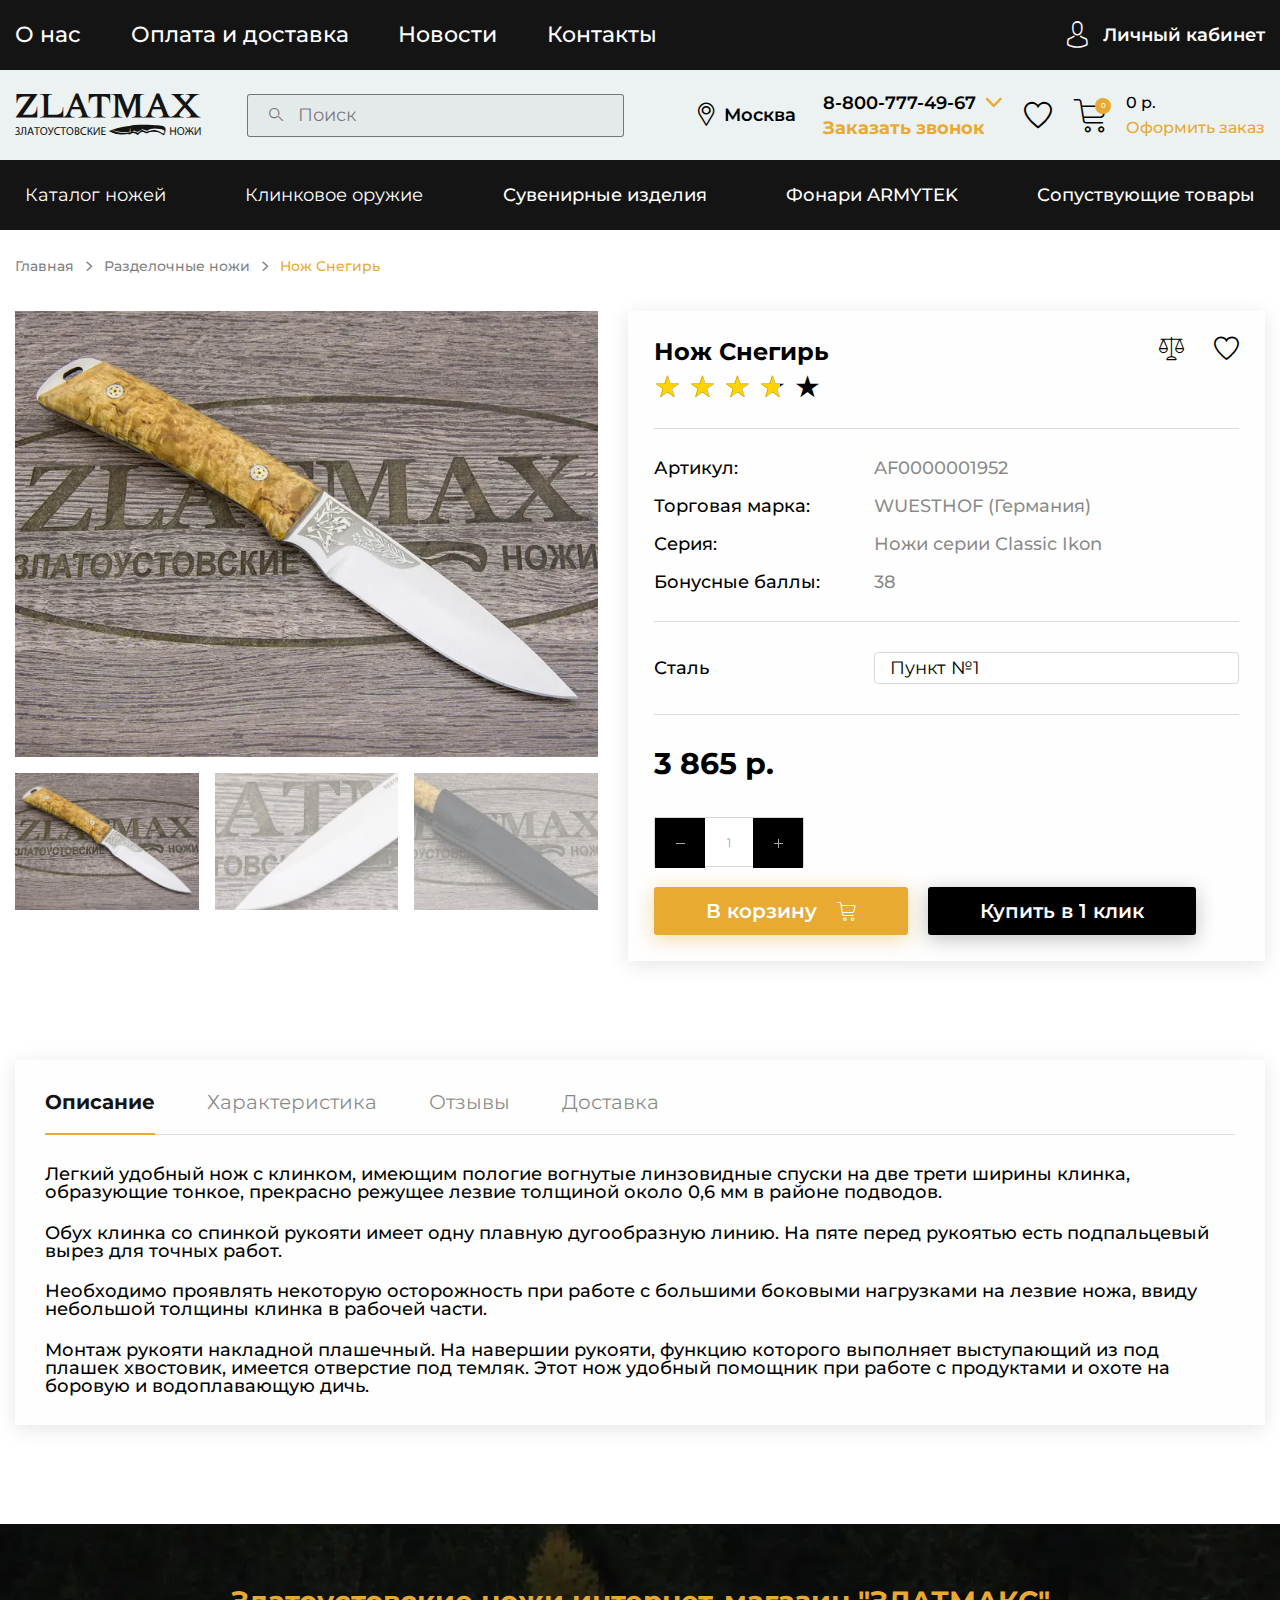
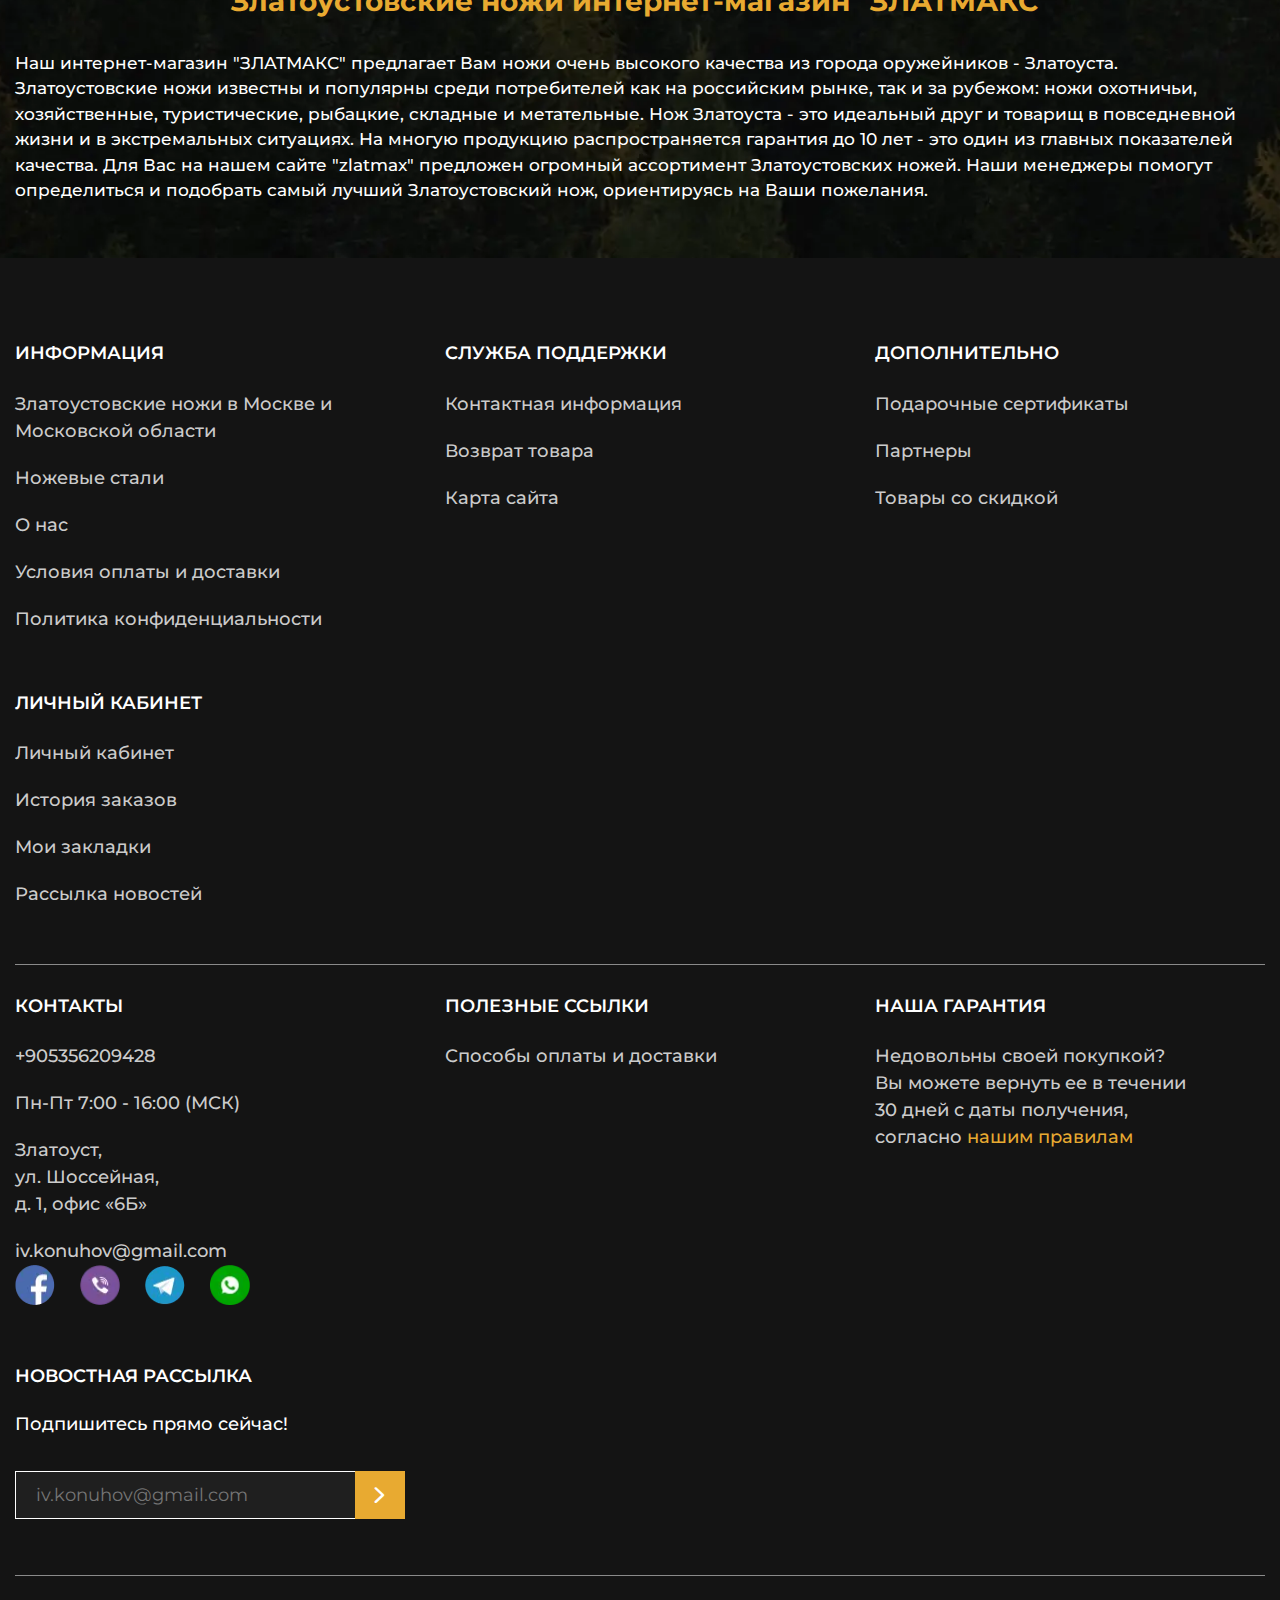
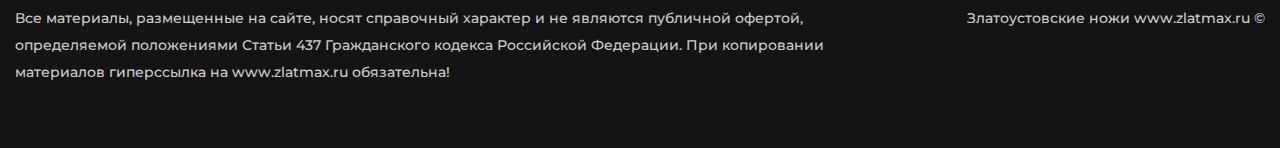
<file: product.html>
<!DOCTYPE html>
<html lang="ru">

<head>
	<title>Страница товара</title>
	<meta charset="UTF-8">
	<meta name="format-detection" content="telephone=no">
	<!-- <style>body{opacity: 0;}</style> -->
	<link rel="stylesheet" href="css/style.min.css?_v=20221228111057">
	<link rel="shortcut icon" href="favicon.ico">
	<!-- <meta name="robots" content="noindex, nofollow"> -->
	<meta name="viewport" content="width=device-width, initial-scale=1.0">
</head>

<body>
	<div class="wrapper">
		<header class="header">
			<div class="header__top top-header">
				<div class="top-header__container">
					<nav class="top-header__menu menu-top-header">
						<ul data-da=".menu__body,991.98" class="menu-top-header__list">
							<li class="menu-top-header__item menu-top-header__item_catalog"><a href="" class="menu-top-header__link menu-top-header__link_catalog _icon-arrow">Каталог товаров</a></li>
							<li class="menu-top-header__item"><a href="" class="menu-top-header__link">О нас</a></li>
							<li class="menu-top-header__item"><a href="" class="menu-top-header__link">Оплата и доставка</a></li>
							<li class="menu-top-header__item"><a href="" class="menu-top-header__link">Новости</a></li>
							<li class="menu-top-header__item"><a href="" class="menu-top-header__link">Контакты</a></li>
						</ul>
					</nav>
					<a href="" class="top-header__user _icon-cabinet"><span>Личный кабинет</span></a>
					<nav hidden class="menu">
						<button type="button" class="menu__icon icon-menu"><span></span></button>
						<div class="menu__body">
						</div>
					</nav>
				</div>
			</div>
			<div class="header__body body-header">
				<div class="body-header__container">
					<a href="" class="body-header__logo"></a>
					<div data-da=".catalog-header__container,479.98" class="body-header__search">
						<form action="#" class="search-header">
							<button type="submit" class="search-header__button _icon-search-icon"></button>
							<input autocomplete="off" type="text" name="form[]" data-error="Ошибка" placeholder="Поиск" class="search-header__input">
						</form>
					</div>
					<div class="body-header__actions actions-header">
						<a href="" class="actions-header__location _icon-location"><span>Москва</span></a>
						<div data-da=".top-header__container,991.98,first" class="actions-header__phones phones-header">
							<div data-spollers class="phones-header__items">
								<div class="phones-header__item">
									<a href="tel:88007774967" class="phones-header__phone"><span>8-800-777-49-67</span></a>
									<button type="button" data-spoller class="phones-header__arrow _icon-arrow"></button>
									<ul class="phones-header__list">
										<li><a href="tel:88007774968" class="phones-header-phone">8-800-777-49-68</a></li>
										<li><a href="tel:88007774969" class="phones-header-phone">8-800-777-49-69</a></li>
										<li><a href="tel:88007774970" class="phones-header-phone">8-800-777-49-70</a></li>
									</ul>
								</div>
							</div>
							<button type="button" data-popup="#callback" class="phones-header__callback">Заказать звонок</button>
						</div>
						<a data-da=".top-header__container,991.98,2" href="" class="actions-header__favorite _icon-bookmark"></a>
						<a data-da=".top-header__container,991.98,2" href="" class="actions-header__cart cart-header">
							<div class="cart-header__icon _icon-cart"><span>0</span></div>
							<div class="cart-header__body">
								<div class="cart-header__summ">0 р.</div>
								<div class="cart-header__link">Оформить заказ</div>
							</div>
						</a>
					</div>
				</div>
			</div>
			<div class="header__catalog catalog-header">
				<div class="catalog-header__container">
					<nav class="catalog-header__menu menu-catalog">
						<button type="button" class="menu-catalog__back _icon-arrow">Назад</button>
						<ul class="menu-catalog__list">
							<li class="menu-catalog__item"><button data-parent="1" class="menu-catalog__link">Каталог ножей</button></li>
							<li class="menu-catalog__item"><button data-parent="2" class="menu-catalog__link">Клинковое оружие</button>
							</li>
							<li class="menu-catalog__item"><a href="" class="menu-catalog__link">Сувенирные изделия</a></li>
							<li class="menu-catalog__item"><a href="" class="menu-catalog__link">Фонари ARMYTEK</a></li>
							<li class="menu-catalog__item"><a href="" class="menu-catalog__link">Сопуствующие товары</a></li>
						</ul>
						<div class="menu-catalog__sub-menu sub-menu-catalog">
							<button type="button" class="sub-menu-catalog__back _icon-arrow">Назад</button>
							<div class="sub-menu-catalog__container">
								<div hidden data-submenu="1" class="sub-menu-catalog__block sub-menu-catalog__block_5">
									<div class="sub-menu-catalog__category">
										<a href="" class="sub-menu-catalog__link-category">Категории ножей</a>
									</div>
									<div class="sub-menu-catalog__category">
										<a href="" class="sub-menu-catalog__link-category">Производство ножей</a>
									</div>
									<div class="sub-menu-catalog__category">
										<a href="" class="sub-menu-catalog__link-category">Ножи по маркам стали</a>
									</div>
									<div class="sub-menu-catalog__category">
										<a href="" class="sub-menu-catalog__link-category">Заточка и полировка ножей</a>
									</div>
									<div class="sub-menu-catalog__category">
										<a href="" class="sub-menu-catalog__link-category">Ножевая мастерская</a>
									</div>
									<ul class="sub-menu-catalog__list">
										<li class="sub-menu-catalog__item"><a href="" class="sub-menu-catalog__link">Разделочные ножи</a></li>
										<li class="sub-menu-catalog__item"><a href="" class="sub-menu-catalog__link">Туристические ножи</a>
										</li>
										<li class="sub-menu-catalog__item"><a href="" class="sub-menu-catalog__link">Охотничьи ножи</a></li>
										<li class="sub-menu-catalog__item"><a href="" class="sub-menu-catalog__link">Булатные ножи</a></li>
										<li class="sub-menu-catalog__item"><a href="" class="sub-menu-catalog__link">Ножи из дамаска</a></li>
										<li class="sub-menu-catalog__item"><a href="" class="sub-menu-catalog__link">Тактического
												назначения</a>
										</li>
										<li class="sub-menu-catalog__item"><a href="" class="sub-menu-catalog__link">Метательные ножи</a></li>
										<li class="sub-menu-catalog__item"><a href="" class="sub-menu-catalog__link">Мачете и кукри</a></li>
										<li class="sub-menu-catalog__item"><a href="" class="sub-menu-catalog__link">Кухонные ножи</a></li>
									</ul>
									<ul class="sub-menu-catalog__list">
										<li class="sub-menu-catalog__item"><a href="" class="sub-menu-catalog__link">Ножи АИР</a></li>
										<li class="sub-menu-catalog__item"><a href="" class="sub-menu-catalog__link">Ножи ЗИК</a></li>
										<li class="sub-menu-catalog__item"><a href="" class="sub-menu-catalog__link">Ножи ЗЗОСС</a></li>
										<li class="sub-menu-catalog__item"><a href="" class="sub-menu-catalog__link">Ножи РОСоружие</a></li>
										<li class="sub-menu-catalog__item"><a href="" class="sub-menu-catalog__link">Ножи Оружейник</a></li>
										<li class="sub-menu-catalog__item"><a href="" class="sub-menu-catalog__link">Булат Сергея Баранова</a>
										</li>
										<li class="sub-menu-catalog__item"><a href="" class="sub-menu-catalog__link">Булат Андрея Умерова</a>
										</li>
										<li class="sub-menu-catalog__item"><a href="" class="sub-menu-catalog__link">Ножи Златко</a></li>
										<li class="sub-menu-catalog__item"><a href="" class="sub-menu-catalog__link">Ножи Стиль-М</a></li>
										<li class="sub-menu-catalog__item"><a href="" class="sub-menu-catalog__link">Оружейная компания</a>
										</li>
									</ul>
									<ul class="sub-menu-catalog__list">
										<li class="sub-menu-catalog__item"><a href="" class="sub-menu-catalog__link">Ножи из стали
												40х102С2М</a></li>
										<li class="sub-menu-catalog__item"><a href="" class="sub-menu-catalog__link">Ножи из стали 95х18</a>
										</li>
										<li class="sub-menu-catalog__item"><a href="" class="sub-menu-catalog__link">Ножи из стали 100х13м</a>
										</li>
										<li class="sub-menu-catalog__item"><a href="" class="sub-menu-catalog__link">Ножи из стали
												110х18м-ШД</a></li>
										<li class="sub-menu-catalog__item"><a href="" class="sub-menu-catalog__link">Ножи из стали ЭИ-107
												ТЦ</a></li>
										<li class="sub-menu-catalog__item"><a href="" class="sub-menu-catalog__link">Ножи из стали 50х14МФ</a>
										</li>
										<li class="sub-menu-catalog__item"><a href="" class="sub-menu-catalog__link">Ножи из стали AUS-8</a>
										</li>
										<li class="sub-menu-catalog__item"><a href="" class="sub-menu-catalog__link">Ножи из стали К340</a>
										</li>
										<li class="sub-menu-catalog__item"><a href="" class="sub-menu-catalog__link">Ножи из стали M390</a>
										</li>
										<li class="sub-menu-catalog__item"><a href="" class="sub-menu-catalog__link">Ножи из стали ЭП-766</a>
										</li>
									</ul>
									<ul class="sub-menu-catalog__list">
										<li class="sub-menu-catalog__item"><a href="" class="sub-menu-catalog__link">Паста ГОИ</a></li>
										<li class="sub-menu-catalog__item"><a href="" class="sub-menu-catalog__link">Алмазная паста</a>
										</li>
										<li class="sub-menu-catalog__item"><a href="" class="sub-menu-catalog__link">Бруски и камни для
												заточки</a>
										</li>
										<li class="sub-menu-catalog__item"><a href="" class="sub-menu-catalog__link">Заточные системы</a></li>
									</ul>
									<ul class="sub-menu-catalog__list">
										<li class="sub-menu-catalog__item"><a href="" class="sub-menu-catalog__link">Ножевые клинки</a></li>
										<li class="sub-menu-catalog__item"><a href="" class="sub-menu-catalog__link">Заготовки для ножей</a>
										</li>
										<li class="sub-menu-catalog__item"><a href="" class="sub-menu-catalog__link">Литье для ножей</a>
										</li>
										<li class="sub-menu-catalog__item"><a href="" class="sub-menu-catalog__link">Материалы для
												рукоятей</a></li>
										<li class="sub-menu-catalog__item"><a href="" class="sub-menu-catalog__link">Уход за рукоятиями
												ножей</a></li>
									</ul>
									<div class="sub-menu-catalog__footer">
										<a href="" class="sub-menu-catalog__all">Смотреть все</a>
									</div>
									<div class="sub-menu-catalog__footer">
										<a href="" class="sub-menu-catalog__all">Смотреть все</a>
									</div>
									<div class="sub-menu-catalog__footer">
										<a href="" class="sub-menu-catalog__all">Смотреть все</a>
									</div>
									<div class="sub-menu-catalog__footer">
										<a href="" class="sub-menu-catalog__all">Смотреть все</a>
									</div>
									<div class="sub-menu-catalog__footer">
										<a href="" class="sub-menu-catalog__all">Смотреть все</a>
									</div>
								</div>
								<div hidden data-submenu="2" class="sub-menu-catalog__block sub-menu-catalog__block_2">
									<div class="sub-menu-catalog__category">
										<a href="" class="sub-menu-catalog__link-category">Категории ножей</a>
									</div>
									<div class="sub-menu-catalog__category">
										<a href="" class="sub-menu-catalog__link-category">Производство ножей</a>
									</div>
									<ul class="sub-menu-catalog__list">
										<li class="sub-menu-catalog__item"><a href="" class="sub-menu-catalog__link">Разделочные ножи</a>
										</li>
										<li class="sub-menu-catalog__item"><a href="" class="sub-menu-catalog__link">Туристические ножи</a>
										</li>
										<li class="sub-menu-catalog__item"><a href="" class="sub-menu-catalog__link">Охотничьи ножи</a></li>
										<li class="sub-menu-catalog__item"><a href="" class="sub-menu-catalog__link">Булатные ножи</a></li>
										<li class="sub-menu-catalog__item"><a href="" class="sub-menu-catalog__link">Ножи из дамаска</a>
										</li>
										<li class="sub-menu-catalog__item"><a href="" class="sub-menu-catalog__link">Тактического
												назначения</a>
										</li>
										<li class="sub-menu-catalog__item"><a href="" class="sub-menu-catalog__link">Метательные ножи</a>
										</li>
										<li class="sub-menu-catalog__item"><a href="" class="sub-menu-catalog__link">Мачете и кукри</a></li>
										<li class="sub-menu-catalog__item"><a href="" class="sub-menu-catalog__link">Кухонные ножи</a></li>
									</ul>
									<ul class="sub-menu-catalog__list">
										<li class="sub-menu-catalog__item"><a href="" class="sub-menu-catalog__link">Ножи АИР</a></li>
										<li class="sub-menu-catalog__item"><a href="" class="sub-menu-catalog__link">Ножи ЗИК</a></li>
										<li class="sub-menu-catalog__item"><a href="" class="sub-menu-catalog__link">Ножи ЗЗОСС</a></li>
										<li class="sub-menu-catalog__item"><a href="" class="sub-menu-catalog__link">Ножи РОСоружие</a></li>
										<li class="sub-menu-catalog__item"><a href="" class="sub-menu-catalog__link">Ножи Оружейник</a></li>
										<li class="sub-menu-catalog__item"><a href="" class="sub-menu-catalog__link">Булат Сергея
												Баранова</a>
										</li>
										<li class="sub-menu-catalog__item"><a href="" class="sub-menu-catalog__link">Булат Андрея
												Умерова</a>
										</li>
										<li class="sub-menu-catalog__item"><a href="" class="sub-menu-catalog__link">Ножи Златко</a></li>
										<li class="sub-menu-catalog__item"><a href="" class="sub-menu-catalog__link">Ножи Стиль-М</a></li>
										<li class="sub-menu-catalog__item"><a href="" class="sub-menu-catalog__link">Оружейная компания</a>
										</li>
									</ul>
									<div class="sub-menu-catalog__footer">
										<a href="" class="sub-menu-catalog__all">Смотреть все</a>
									</div>
									<div class="sub-menu-catalog__footer">
										<a href="" class="sub-menu-catalog__all">Смотреть все</a>
									</div>
								</div>
							</div>
					</nav>
				</div>
			</div>
		</header>
		<main class="page page_inner">
			<div class="page__header">
				<div class="page__container">
					<nav class="page__breadcrumbs breadcrumbs">
						<ul class="breadcrumbs__list">
							<li class="breadcrumbs__item">
								<a href="" class="breadcrumbs__link">Главная</a>
							</li>
							<li class="breadcrumbs__item">
								<a href="" class="breadcrumbs__link">Разделочные ножи</a>
							</li>
							<li class="breadcrumbs__item">
								<span href="" class="breadcrumbs__current">Нож Снегирь</span>
							</li>
						</ul>
					</nav>
				</div>
			</div>
			<div class="product">
				<div class="product__container">
					<div class="product__main main-product">
						<div class="main-product__images images-product">
							<div class="images-product__slider swiper">
								<div class="images-product__swiper swiper-wrapper">
									<div class="images-product__slide-ibg swiper-slide">
										<picture><source srcset="img/mainpage/main-block/product/1.webp" type="image/webp"><img src="img/mainpage/main-block/product/1.jpg" alt=""></picture>
									</div>
									<div class="images-product__slide-ibg swiper-slide">
										<picture><source srcset="img/mainpage/main-block/product/2.webp" type="image/webp"><img src="img/mainpage/main-block/product/2.jpg" alt=""></picture>
									</div>
									<div class="images-product__slide-ibg swiper-slide">
										<picture><source srcset="img/mainpage/main-block/product/3.webp" type="image/webp"><img src="img/mainpage/main-block/product/3.jpg" alt=""></picture>
									</div>
									<div class="images-product__slide-ibg swiper-slide">
										<picture><source srcset="img/mainpage/main-block/product/4.webp" type="image/webp"><img src="img/mainpage/main-block/product/4.jpg" alt=""></picture>
									</div>
								</div>
							</div>
							<div class="images-product__thumbs thumbs-images">
								<div class="thumbs-images__swiper">
									<div class="thumbs-images__slide-ibg swiper-slide">
										<picture><source srcset="img/mainpage/main-block/product/1.webp" type="image/webp"><img src="img/mainpage/main-block/product/1.jpg" alt=""></picture>
									</div>
									<div class="thumbs-images__slide-ibg swiper-slide">
										<picture><source srcset="img/mainpage/main-block/product/2.webp" type="image/webp"><img src="img/mainpage/main-block/product/2.jpg" alt=""></picture>
									</div>
									<div class="thumbs-images__slide-ibg swiper-slide">
										<picture><source srcset="img/mainpage/main-block/product/3.webp" type="image/webp"><img src="img/mainpage/main-block/product/3.jpg" alt=""></picture>
									</div>
									<div class="thumbs-images__slide-ibg swiper-slide">
										<picture><source srcset="img/mainpage/main-block/product/4.webp" type="image/webp"><img src="img/mainpage/main-block/product/4.jpg" alt=""></picture>
									</div>
								</div>
							</div>
						</div>
						<div class="main-product__body body-product">
							<div class="body-product__header header-product">
								<div class="header-product__line">
									<h1 class="header-product__title">Нож Снегирь</h1>
									<a href="" class="header-product__link _icon-compare"></a>
									<a href="" class="header-product__link _icon-bookmark"></a>
								</div>
								<div class="header-product__rating rating">
									<div class="rating__body">
										<div class="rating__active"></div>
										<div class="rating__items">
											<input type="radio" class="rating__item" value="1" name="rating">
											<input type="radio" class="rating__item" value="2" name="rating">
											<input type="radio" class="rating__item" value="3" name="rating">
											<input type="radio" class="rating__item" value="4" name="rating">
											<input type="radio" class="rating__item" value="5" name="rating">
										</div>
									</div>
									<div class="rating__value">3.6</div>
								</div>
							</div>
							<div class="body-product__table table-product">
								<div class="table-product__label">Артикул:</div>
								<div class="table-product__value">AF0000001952</div>
								<div class="table-product__label">Торговая марка:</div>
								<div class="table-product__value">WUESTHOF (Германия)</div>
								<div class="table-product__label">Серия:</div>
								<div class="table-product__value">Ножи серии Classic Ikon</div>
								<div class="table-product__label">Бонусные баллы: </div>
								<div class="table-product__value">38</div>
							</div>
							<div class="body-product__options options-product">
								<div class="options-product__label">Сталь</div>
								<div class="options-product__value">
									<select name="form[]" class="form">
										<option value="1" selected>Пункт №1</option>
										<option value="2">Пункт №2</option>
										<option value="3">Пункт №3</option>
										<option value="4">Пункт №4</option>
									</select>
								</div>
							</div>
							<div class="body-product__actions actions-product">
								<div class="actions-product__price">3 865 р.</div>
								<div class="actions-product__row">
									<div class="actions-product__quantity quantity">
										<button type="button" class="quantity__button quantity__button_minus"></button>
										<div class="quantity__input">
											<input autocomplete="off" type="text" name="form[]" value="1">
										</div>
										<button type="button" class="quantity__button quantity__button_plus"></button>
									</div>
									<div class="actions-product__buttons">
										<a href="" class="actions-product__cart button"><span class="_icon-cart">В корзину</span></a>
										<a href="" class="actions-product__button button button_black">Купить в 1 клик</a>
									</div>
								</div>
							</div>
						</div>
					</div>
					<div data-tabs="992" class="product__info product-info">
						<nav data-tabs-titles class="product-info__navigation">
							<button type="button" class="product-info__title _tab-active">Описание</button>
							<button type="button" class="product-info__title">Характеристика</button>
							<button type="button" class="product-info__title">Отзывы</button>
							<button type="button" class="product-info__title">Доставка</button>
						</nav>
						<div data-tabs-body class="product-info__content">
							<div class="product-info__body">
								<p>Легкий удобный нож с клинком, имеющим пологие вогнутые линзовидные спуски на две трети ширины клинка,
									образующие тонкое, прекрасно режущее лезвие толщиной около 0,6 мм в районе подводов.</p>
								<p>Обух клинка со спинкой рукояти имеет одну плавную дугообразную линию. На пяте перед рукоятью есть
									подпальцевый вырез для точных работ.</p>
								<p>Необходимо проявлять некоторую осторожность при работе с большими боковыми нагрузками на лезвие ножа,
									ввиду небольшой толщины клинка в рабочей части.</p>
								<p>Монтаж рукояти накладной плашечный. На навершии рукояти, функцию которого выполняет выступающий из
									под
									плашек хвостовик, имеется отверстие под темляк. Этот нож удобный помощник при работе с продуктами и
									охоте
									на боровую и водоплавающую дичь.</p>
							</div>
							<div class="product-info__body">
								2 Lorem ipsum dolor sit amet consectetur adipisicing elit. Inventore odio exercitationem, excepturi
								similique nulla, voluptatem reprehenderit neque a minima eaque tenetur? Quos fugit voluptate enim quo
								sed,
								minima error molestias!
							</div>
							<div class="product-info__body">
								3 Lorem ipsum dolor sit amet consectetur adipisicing elit. Inventore odio exercitationem, excepturi
								similique nulla, voluptatem reprehenderit neque a minima eaque tenetur? Quos fugit voluptate enim quo
								sed,
								minima error molestias!
							</div>
							<div class="product-info__body">
								4 Lorem ipsum dolor sit amet consectetur adipisicing elit. Inventore odio exercitationem, excepturi
								similique nulla, voluptatem reprehenderit neque a minima eaque tenetur? Quos fugit voluptate enim quo
								sed,
								minima error molestias!
							</div>
						</div>
					</div>
				</div>
			</div>
		</main>
		<footer class="footer">
			<section class="footer__text text-footer">
				<div class="text-footer__container">
					<h1 class="text-footer__title">Златоустовские ножи интернет-магазин "ЗЛАТМАКС"</h1>
					<div class="text-footer__text">Наш интернет-магазин "ЗЛАТМАКС" предлагает Вам ножи очень высокого качества из
						города оружейников - Златоуста.
						Златоустовские ножи известны и популярны среди потребителей как на российским рынке, так и за рубежом: ножи
						охотничьи,
						хозяйственные, туристические, рыбацкие, складные и метательные. Нож Златоуста - это идеальный друг и товарищ в
						повседневной жизни и в экстремальных ситуациях. На многую продукцию распространяется гарантия до 10 лет - это
						один из
						главных показателей качества. Для Вас на нашем сайте "zlatmax" предложен огромный ассортимент Златоустовских
						ножей. Наши
						менеджеры помогут определиться и подобрать самый лучший Златоустовский нож, ориентируясь на Ваши пожелания.
					</div>
				</div>
			</section>
			<div class="footer__container">
				<div class="footer__body body-footer">
					<div class="body-footer__row">
						<div class="body-footer__item item-footer">
							<div data-spollers="767.98" class="item-footer__spoller spoller-item-footer">
								<div class="spoller-item-footer__item">
									<button type="button" data-spoller class="spoller-item-footer__title">ИНФОРМАЦИЯ</button>
									<div class="spoller-item-footer__body">
										<nav class="menu-footer">
											<ul class="menu-footer__list">
												<li class="menu-footer__item">
													<a href="" class="menu-footer__link">Златоустовские ножи
														в Москве и Московской
														области</a>
												</li>
												<li class="menu-footer__item">
													<a href="" class="menu-footer__link">Ножевые стали</a>
												</li>
												<li class="menu-footer__item">
													<a href="" class="menu-footer__link">О нас</a>
												</li>
												<li class="menu-footer__item">
													<a href="" class="menu-footer__link">Условия оплаты
														и доставки</a>
												</li>
												<li class="menu-footer__item">
													<a href="" class="menu-footer__link">Политика
														конфиденциальности</a>
												</li>
											</ul>
										</nav>
									</div>
								</div>
							</div>
						</div>
						<div class="body-footer__item item-footer">
							<div data-spollers="767.98" class="item-footer__spoller spoller-item-footer">
								<div class="spoller-item-footer__item">
									<button type="button" data-spoller class="spoller-item-footer__title">СЛУЖБА ПОДДЕРЖКИ</button>
									<div class="spoller-item-footer__body">
										<nav class="menu-footer">
											<ul class="menu-footer__list">
												<li class="menu-footer__item">
													<a href="" class="menu-footer__link">Контактная информация</a>
												</li>
												<li class="menu-footer__item">
													<a href="" class="menu-footer__link">Возврат товара</a>
												</li>
												<li class="menu-footer__item">
													<a href="" class="menu-footer__link">Карта сайта</a>
												</li>
											</ul>
										</nav>
									</div>
								</div>
							</div>
						</div>
						<div class="body-footer__item item-footer">
							<div data-spollers="767.98" class="item-footer__spoller spoller-item-footer">
								<div class="spoller-item-footer__item">
									<button type="button" data-spoller class="spoller-item-footer__title">ДОПОЛНИТЕЛЬНО</button>
									<div class="spoller-item-footer__body">
										<nav class="menu-footer">
											<ul class="menu-footer__list">
												<li class="menu-footer__item">
													<a href="" class="menu-footer__link">Подарочные сертификаты</a>
												</li>
												<li class="menu-footer__item">
													<a href="" class="menu-footer__link">Партнеры</a>
												</li>
												<li class="menu-footer__item">
													<a href="" class="menu-footer__link">Товары со скидкой</a>
												</li>
											</ul>
										</nav>
									</div>
								</div>
							</div>
						</div>
						<div class="body-footer__item item-footer">
							<div data-spollers="767.98" class="item-footer__spoller spoller-item-footer">
								<div class="spoller-item-footer__item">
									<button type="button" data-spoller class="spoller-item-footer__title">ЛИЧНЫЙ КАБИНЕТ</button>
									<div class="spoller-item-footer__body">
										<nav class="menu-footer">
											<ul class="menu-footer__list">
												<li class="menu-footer__item">
													<a href="" class="menu-footer__link">Личный кабинет</a>
												</li>
												<li class="menu-footer__item">
													<a href="" class="menu-footer__link">История заказов</a>
												</li>
												<li class="menu-footer__item">
													<a href="" class="menu-footer__link">Мои закладки</a>
												</li>
												<li class="menu-footer__item">
													<a href="" class="menu-footer__link">Рассылка новостей</a>
												</li>
											</ul>
										</nav>
									</div>
								</div>
							</div>
						</div>
					</div>
					<div class="body-footer__row">
						<div class="body-footer__item item-footer">
							<div data-spollers="767.98" class="item-footer__spoller spoller-item-footer">
								<div class="spoller-item-footer__item">
									<button type="button" data-spoller class="spoller-item-footer__title">КОНТАКТЫ</button>
									<div class="spoller-item-footer__body">
										<nav class="menu-footer">
											<ul class="menu-footer__list">
												<li class="menu-footer__item">
													<a href="tel:05356209428" class="menu-footer__link">+905356209428</a>
												</li>
												<li class="menu-footer__item">Пн-Пт
													7:00 - 16:00 (МСК)</li>
												<li class="menu-footer__item">
													Златоуст,<br>
													ул. Шоссейная,<br>
													д. 1, офис «6Б»
												</li>
												<li class="menu-footer__item">
													<a href="mailto:iv.konuhov@gmail.com" target="_blank" class="menu-footer__link">iv.konuhov@gmail.com</a>
												</li>
											</ul>
										</nav>
										<ul class="social-footer">
											<li class="social-footer__item">
												<a href="" class="social-footer__link">
													<picture><source srcset="img/social/facebook.webp" type="image/webp"><img src="img/social/facebook.png" alt="Facebook"></picture>
												</a>
											</li>
											<li class="social-footer__item">
												<a href="" class="social-footer__link">
													<picture><source srcset="img/social/viber.webp" type="image/webp"><img src="img/social/viber.png" alt="Viber"></picture>
												</a>
											</li>
											<li class="social-footer__item">
												<a href="https://t.me/neponyatnost" class="social-footer__link">
													<picture><source srcset="img/social/telegram.webp" type="image/webp"><img src="img/social/telegram.png" alt="Telegram"></picture>
												</a>
											</li>
											<li class="social-footer__item">
												<a href="" class="social-footer__link">
													<picture><source srcset="img/social/whatsapp.webp" type="image/webp"><img src="img/social/whatsapp.png" alt="Whatsapp"></picture>
												</a>
											</li>
										</ul>
									</div>
								</div>
							</div>
						</div>
						<div class="body-footer__item item-footer">
							<div data-spollers="767.98" class="item-footer__spoller spoller-item-footer">
								<div class="spoller-item-footer__item">
									<button type="button" data-spoller class="spoller-item-footer__title">ПОЛЕЗНЫЕ ССЫЛКИ</button>
									<div class="spoller-item-footer__body">
										<nav class="menu-footer">
											<ul class="menu-footer__list">
												<li class="menu-footer__item">
													<a href="" class="menu-footer__link">Способы оплаты и доставки</a>
												</li>
											</ul>
										</nav>
									</div>
								</div>
							</div>
						</div>
						<div class="body-footer__item item-footer">
							<div data-spollers="767.98" class="item-footer__spoller spoller-item-footer">
								<div class="spoller-item-footer__item">
									<button type="button" data-spoller class="spoller-item-footer__title">НАША ГАРАНТИЯ</button>
									<div class="spoller-item-footer__body">
										<nav class="menu-footer">
											<ul class="menu-footer__list">
												<li class="menu-footer__item">
													<p>
														Недовольны своей покупкой?<br>
														Вы можете вернуть ее в течении<br>
														30 дней с даты получения,<br>
														согласно <span><a href="">нашим правилам</a></span></p>
												</li>
											</ul>
										</nav>
									</div>
								</div>
							</div>
						</div>
						<div class="body-footer__item item-footer">
							<div data-spollers="767.98" class="item-footer__spoller spoller-item-footer">
								<div class="spoller-item-footer__item">
									<button type="button" data-spoller class="spoller-item-footer__title">НОВОСТНАЯ РАССЫЛКА</button>
									<form action="#" class="spoller-item-footer__body footer-subscribe">
										<label for="subscribe-input" class="footer-subscribe__label">Подпишитесь прямо сейчас!</label>
										<div class="footer-subscribe__line">
											<input id="subscribe-input" autocomplete="off" type="text" name="form[]" data-error="Некорректный E-mail" data-required="email" placeholder="iv.konuhov@gmail.com" class="footer-subscribe__input">
											<button type="submit" class="footer-subscribe__button _icon-arrow"></button>
										</div>
									</form>
								</div>
							</div>
						</div>
					</div>
					<div class="body-footer__bottom">
						<div class="body-footer__rules">
							Все материалы, размещенные на сайте, носят справочный характер и не являются
							публичной офертой, определяемой положениями Статьи 437 Гражданского кодекса Российской Федерации.
							При копировании материалов гиперссылка на www.zlatmax.ru обязательна!
						</div>
						<div class="body-footer__copy">
							Златоустовские ножи <span>www.zlatmax.ru ©</span>
						</div>
					</div>
				</div>
			</div>
		</footer>
	</div>
	<div id="callback" aria-hidden="true" class="popup">
		<div class="popup__wrapper">
			<div class="popup__content">
				<button data-close type="button" class="popup__close">Закрыть</button>
				<div class="popup__text">
					Форма обратного звонка
				</div>
			</div>
		</div>
	</div>
	<script src="js/app.min.js?_v=20221228111057"></script>
</body>

</html>
</file>
<file: css/style.min.css>
@charset "UTF-8";@import url(https://fonts.googleapis.com/css?family=Montserrat:500,600,700&display=swap);@font-face{font-family:icons;font-display:swap;src:url(../fonts/icons.woff2) format("woff2"),url(../fonts/icons.woff) format("woff");font-weight:400;font-style:normal}._spoller-init .spoller-item-footer__title::after,.body-header__logo,.breadcrumbs__link::after,.menu-catalog__link[data-parent]::before,.phones-header__phone::before,.products-slider__more::after,.select_control .select__value::before,[class*=_icon-]:before{font-family:icons;font-style:normal;font-weight:400;font-variant:normal;text-transform:none;line-height:1;-webkit-font-smoothing:antialiased;-moz-osx-font-smoothing:grayscale}[class*=_icon-]:before{display:block}._icon-arrow:before,.menu-catalog__link[data-parent]:before{content:"\e900"}._icon-bookmark:before{content:"\e901"}._icon-cabinet:before{content:"\e902"}._icon-cart:before{content:"\e903"}._icon-compare:before{content:"\e904"}._icon-footer-clock:before{content:"\e905"}._icon-footer-location:before{content:"\e906"}._icon-footer-mail:before{content:"\e907"}._icon-footer-phone:before,.phones-header__phone:before{content:"\e908"}._icon-location:before{content:"\e909"}._icon-logo:before,.body-header__logo:before{content:"\e90a"}._icon-ruble:before{content:"\e90b"}._icon-search-icon:before{content:"\e90c"}._icon-spoller-arrow:before{content:"\e90d"}*{padding:0;margin:0;border:0}*,:after,:before{-webkit-box-sizing:border-box;box-sizing:border-box}body,html{height:100%;min-width:320px}body{color:#000;line-height:1;font-family:Montserrat;font-size:1.125rem;-ms-text-size-adjust:100%;-moz-text-size-adjust:100%;-webkit-text-size-adjust:100%;-webkit-font-smoothing:antialiased;-moz-osx-font-smoothing:grayscale}button,input,textarea{font-family:Montserrat;font-size:inherit}button{cursor:pointer;color:inherit;background-color:inherit}a{color:inherit}a:link,a:visited{text-decoration:none}a:hover{text-decoration:none}ul li{list-style:none}img{vertical-align:top}h1,h2,h3,h4,h5,h6{font-weight:inherit;font-size:inherit}body{font-weight:500}.lock body{overflow:hidden;-ms-touch-action:none;touch-action:none}.wrapper{min-height:100%;display:-webkit-box;display:-ms-flexbox;display:flex;-webkit-box-orient:vertical;-webkit-box-direction:normal;-ms-flex-direction:column;flex-direction:column;overflow:hidden}.wrapper>main{-webkit-box-flex:1;-ms-flex:1 1 auto;flex:1 1 auto}.wrapper>*{min-width:0}[class*=__container]{max-width:99.375rem;-webkit-box-sizing:content-box;box-sizing:content-box;margin:0 auto;padding:0 .9375rem}.button{display:inline-block;text-align:center;background:#e8aa31;color:#fff;border-radius:3px;font-weight:600;-webkit-box-shadow:0 4px 20px rgba(232,170,49,.43);box-shadow:0 4px 20px rgba(232,170,49,.43);font-size:1.25rem;padding:.5rem 3.25rem;line-height:1.6;-webkit-transition:all .3s ease 0s;-o-transition:all .3s ease 0s;transition:all .3s ease 0s}.checkbox{position:relative}.checkbox:not(:last-child){margin-bottom:.3125em}.checkbox__input{position:absolute;width:0;height:0;opacity:0}.checkbox__input:checked+.checkbox__label::after{-webkit-transform:scale(1);-ms-transform:scale(1);transform:scale(1)}.checkbox__label{cursor:pointer;display:-webkit-inline-box;display:-ms-inline-flexbox;display:inline-flex;-webkit-box-align:center;-ms-flex-align:center;align-items:center;position:relative;gap:10px}.checkbox__label:before{content:"";-ms-flex-item-align:start;align-self:flex-start;-webkit-box-flex:0;-ms-flex:0 0 1.25rem;flex:0 0 1.25rem;width:1.25rem;height:1.25rem;border:1px solid #e8aa31;border-radius:2px}.checkbox__label::after{content:"";-webkit-transition:all .3s ease 0s;-o-transition:all .3s ease 0s;transition:all .3s ease 0s;-webkit-transform:scale(0);-ms-transform:scale(0);transform:scale(0);position:absolute;width:1rem;border-radius:2px;height:1rem;top:2px;left:2px;background-color:#e8aa31}.checkbox__text small{color:#e8aa31}.checkbox__text-0{display:-webkit-box;display:-ms-flexbox;display:flex;-webkit-box-align:center;-ms-flex-align:center;align-items:center;margin-left:8.75rem}.checkbox__text-0 small{color:#e8aa31}.checkbox__text-0::before{content:"★★★★★";position:absolute;padding-left:1.875rem;font-size:1.875rem;top:-.5rem;left:0;color:#ffd300}.checkbox__text-1{display:-webkit-box;display:-ms-flexbox;display:flex;-webkit-box-align:center;-ms-flex-align:center;align-items:center;margin-left:6.875rem}.checkbox__text-1 small{color:#e8aa31}.checkbox__text-1::before{content:"★★★★";position:absolute;padding-left:1.875rem;font-size:1.875rem;top:-.5rem;left:0;color:#ffd300}.checkbox__text-2{display:-webkit-box;display:-ms-flexbox;display:flex;-webkit-box-align:center;-ms-flex-align:center;align-items:center;margin-left:5.3125rem}.checkbox__text-2 small{color:#e8aa31}.checkbox__text-2::before{content:"★★★";position:absolute;padding-left:1.875rem;font-size:1.875rem;top:-.5rem;left:0;color:#ffd300}.checkbox__text-3{display:-webkit-box;display:-ms-flexbox;display:flex;-webkit-box-align:center;-ms-flex-align:center;align-items:center;margin-left:3.75rem}.checkbox__text-3 small{color:#e8aa31}.checkbox__text-3::before{content:"★★";position:absolute;padding-left:1.875rem;font-size:1.875rem;top:-.5rem;left:0;color:#ffd300}.checkbox__text-4{display:-webkit-box;display:-ms-flexbox;display:flex;-webkit-box-align:center;-ms-flex-align:center;align-items:center;margin-left:2.1875rem}.checkbox__text-4 small{color:#e8aa31}.checkbox__text-4::before{content:"★";position:absolute;padding-left:1.875rem;font-size:1.875rem;top:-.5rem;left:0;color:#ffd300}.select{position:relative}.select__body{position:relative}.select__title{color:inherit;text-align:left;border:1px solid #d9d9d9;background-color:#fff;cursor:pointer;width:100%;border-radius:4px}.select__value{display:-webkit-box;display:-ms-flexbox;display:flex;-webkit-box-align:center;-ms-flex-align:center;align-items:center;height:1.875rem;padding:0 .9375rem;gap:.625rem;-webkit-box-pack:justify;-ms-flex-pack:justify;justify-content:space-between;-webkit-box-orient:horizontal;-webkit-box-direction:reverse;-ms-flex-direction:row-reverse;flex-direction:row-reverse}.select__value::before{content:"";-ms-flex-item-align:stretch;-ms-grid-row-align:stretch;align-self:stretch;-webkit-box-flex:0;-ms-flex:0 0 10px;flex:0 0 10px;-webkit-transition:all .3s ease 0s;-o-transition:all .3s ease 0s;transition:all .3s ease 0s;display:-webkit-box;display:-ms-flexbox;display:flex;-webkit-box-pack:center;-ms-flex-pack:center;justify-content:center;-webkit-box-align:center;-ms-flex-align:center;align-items:center}._select-open .select__value::before{-webkit-transform:rotate(-180deg);-ms-transform:rotate(-180deg);transform:rotate(-180deg)}.select__value._select-pseudo-label::before{content:attr(data-pseudo-label);opacity:.5}.select__text{-webkit-box-flex:1;-ms-flex:1 1 auto;flex:1 1 auto}.select__input{width:100%;background-color:transparent;height:100%}.select__options{color:#000;position:absolute;top:29px;border-radius:0 0 4px 4px;min-width:100%;left:0;background-color:#fff;border-top:0;border:1px solid #d9d9d9;border-top:0;padding:10px 0 5px 0}.select__scroll{overflow-y:auto;overflow-x:hidden;max-height:200px}.select__option{width:100%;display:block;text-align:left;cursor:pointer;padding:5px 15px;color:inherit}.select__option._select-selected{background-color:#eee}.select__row{display:-webkit-inline-box;display:-ms-inline-flexbox;display:inline-flex;-webkit-box-align:center;-ms-flex-align:center;align-items:center}.select._select-open{z-index:5}.select_control .select__title{border:1px solid rgba(4,4,4,.3);border-radius:3px}.select_control .select__value{height:2.5rem;color:rgba(0,0,0,.5)}.select_control .select__value::before{font-size:.5rem;content:"\e900";margin-left:1.25em}.select_control .select__option{color:rgba(0,0,0,.5)}._select-tag{cursor:pointer}.rating{display:-webkit-box;display:-ms-flexbox;display:flex;-webkit-box-align:end;-ms-flex-align:end;align-items:flex-end;font-size:1.875rem;line-height:.75;-webkit-transition:opacity .3s ease 0s;-o-transition:opacity .3s ease 0s;transition:opacity .3s ease 0s}.rating.rating_sending{opacity:.2}.rating.rating_set .rating__active,.rating.rating_set .rating__item{cursor:pointer}.rating__body{letter-spacing:.2666666667em;position:relative}.rating__body::before{content:"★★★★★";display:block}.rating__active{position:absolute;width:0%;height:100%;top:0;left:0;overflow:hidden}.rating__active::before{content:"★★★★★";position:absolute;width:100%;height:100%;top:0;left:0;color:#ffd300}.rating__items{display:-webkit-box;display:-ms-flexbox;display:flex;position:absolute;width:100%;height:100%;top:0;left:0}.rating__item{-webkit-box-flex:0;-ms-flex:0 0 20%;flex:0 0 20%;height:100%;opacity:0}.rating__value{display:none;font-size:50%;line-height:1;padding:0 0 0 10px}.rating__info{font-size:1rem;line-height:2.125;color:#ababab}.quantity{width:150px;height:50px;display:-webkit-box;display:-ms-flexbox;display:flex;border:1px solid rgba(166,166,166,.45)}.quantity__button{-webkit-box-flex:0;-ms-flex:0 0 50px;flex:0 0 50px;height:3.125rem;position:relative;cursor:pointer;background-color:#000}.quantity__button::after,.quantity__button::before{content:"";position:absolute;top:50%;left:50%;-webkit-transition:all .3s ease 0s;-o-transition:all .3s ease 0s;transition:all .3s ease 0s;margin:0 0 0 -4.5px;background-color:#a6a6a6;width:9px;height:1px}.quantity__button:active{-webkit-transform:scale(.9);-ms-transform:scale(.9);transform:scale(.9)}.quantity__button_plus::before{-webkit-transform:rotate(-90deg);-ms-transform:rotate(-90deg);transform:rotate(-90deg)}.quantity__input{-webkit-box-flex:1;-ms-flex:1 1 auto;flex:1 1 auto}.quantity__input input{height:100%;color:#a6a6a6;font-size:12px;width:100%;text-align:center}.noUi-target,.noUi-target *{-webkit-touch-callout:none;-webkit-tap-highlight-color:transparent;-webkit-user-select:none;-ms-touch-action:none;touch-action:none;-ms-user-select:none;-moz-user-select:none;user-select:none;-webkit-box-sizing:border-box;box-sizing:border-box}.noUi-target{position:relative}.noUi-base,.noUi-connects{width:100%;height:100%;position:relative;z-index:1}.noUi-connects{overflow:hidden;z-index:0}.noUi-connect,.noUi-origin{will-change:transform;position:absolute;z-index:1;top:0;right:0;height:100%;width:100%;-ms-transform-origin:0 0;-webkit-transform-origin:0 0;-webkit-transform-style:preserve-3d;transform-origin:0 0;-webkit-transform-style:flat;transform-style:flat}.noUi-txt-dir-rtl.noUi-horizontal .noUi-origin{left:0;right:auto}.noUi-vertical .noUi-origin{top:-100%;width:0}.noUi-horizontal .noUi-origin{height:0}.noUi-handle{-webkit-backface-visibility:hidden;backface-visibility:hidden;position:absolute}.noUi-touch-area{height:100%;width:100%}.noUi-state-tap .noUi-connect,.noUi-state-tap .noUi-origin{-webkit-transition:-webkit-transform .3s;transition:-webkit-transform .3s;-o-transition:transform .3s;transition:transform .3s;transition:transform .3s,-webkit-transform .3s}.noUi-state-drag *{cursor:inherit!important}.noUi-horizontal{height:.125rem;background-color:#e8aa31}.noUi-horizontal .noUi-handle{width:1.125rem;height:1.125rem;right:-.5625rem;top:-.5625rem;border-radius:50%;background:#141414;-webkit-box-shadow:0 4px 20px rgba(232,170,49,.3);box-shadow:0 4px 20px rgba(232,170,49,.3)}.noUi-vertical{width:18px}.noUi-vertical .noUi-handle{width:28px;height:34px;right:-6px;bottom:-17px}.noUi-txt-dir-rtl.noUi-horizontal .noUi-handle{left:-17px;right:auto}.noUi-target{background-color:#e8aa31}.noUi-connects{border-radius:3px}.noUi-connect{background-color:#141414}.noUi-draggable{cursor:ew-resize}.noUi-vertical .noUi-draggable{cursor:ns-resize}.noUi-handle{border:3px solid #e8aa31;border-radius:3px;background:#fff;cursor:default;-webkit-box-shadow:inset 0 0 1px #fff,inset 0 1px 7px #ebebeb,0 3px 6px -3px #bbb;box-shadow:inset 0 0 1px #fff,inset 0 1px 7px #ebebeb,0 3px 6px -3px #bbb}.noUi-active{-webkit-box-shadow:inset 0 0 1px #fff,inset 0 1px 7px #ddd,0 3px 6px -3px #bbb;box-shadow:inset 0 0 1px #fff,inset 0 1px 7px #ddd,0 3px 6px -3px #bbb}[disabled] .noUi-connect{background:#b8b8b8}[disabled] .noUi-handle,[disabled].noUi-handle,[disabled].noUi-target{cursor:not-allowed}.noUi-pips,.noUi-pips *{-webkit-box-sizing:border-box;box-sizing:border-box}.noUi-pips{position:absolute;color:#999}.noUi-value{position:absolute;white-space:nowrap;text-align:center}.noUi-value-sub{color:#ccc;font-size:10px}.noUi-marker{position:absolute;background:#ccc}.noUi-marker-sub{background:#aaa}.noUi-marker-large{background:#aaa}.noUi-pips-horizontal{padding:10px 0;height:80px;top:100%;left:0;width:100%}.noUi-value-horizontal{-webkit-transform:translate(-50%,50%);-ms-transform:translate(-50%,50%);transform:translate(-50%,50%)}.noUi-rtl .noUi-value-horizontal{-webkit-transform:translate(50%,50%);-ms-transform:translate(50%,50%);transform:translate(50%,50%)}.noUi-marker-horizontal.noUi-marker{margin-left:-1px;width:2px;height:5px}.noUi-marker-horizontal.noUi-marker-sub{height:10px}.noUi-marker-horizontal.noUi-marker-large{height:15px}.noUi-pips-vertical{padding:0 10px;height:100%;top:0;left:100%}.noUi-value-vertical{-webkit-transform:translate(0,-50%);-ms-transform:translate(0,-50%);transform:translate(0,-50%);padding-left:25px}.noUi-rtl .noUi-value-vertical{-webkit-transform:translate(0,50%);-ms-transform:translate(0,50%);transform:translate(0,50%)}.noUi-marker-vertical.noUi-marker{width:5px;height:2px;margin-top:-1px}.noUi-marker-vertical.noUi-marker-sub{width:10px}.noUi-marker-vertical.noUi-marker-large{width:15px}.noUi-tooltip{display:block;position:absolute;border:1px solid #d9d9d9;border-radius:3px;background:#fff;color:#000;padding:5px;text-align:center;white-space:nowrap}.noUi-horizontal .noUi-tooltip{-webkit-transform:translate(-50%,0);-ms-transform:translate(-50%,0);transform:translate(-50%,0);left:50%;bottom:120%}.noUi-vertical .noUi-tooltip{-webkit-transform:translate(0,-50%);-ms-transform:translate(0,-50%);transform:translate(0,-50%);top:50%;right:120%}.noUi-horizontal .noUi-origin>.noUi-tooltip{-webkit-transform:translate(50%,0);-ms-transform:translate(50%,0);transform:translate(50%,0);left:auto;bottom:10px}.noUi-vertical .noUi-origin>.noUi-tooltip{-webkit-transform:translate(0,-18px);-ms-transform:translate(0,-18px);transform:translate(0,-18px);top:auto;right:28px}body::after{content:"";background-color:rgba(0,0,0,.5);position:fixed;width:100%;height:100%;top:0;left:0;opacity:0;-webkit-transition:opacity .8s ease 0s;-o-transition:opacity .8s ease 0s;transition:opacity .8s ease 0s;pointer-events:none;z-index:149}.popup-show body::after{opacity:1}.popup{position:fixed;top:0;left:0;bottom:0;right:0;padding:30px 10px;-webkit-transition:visibility .8s ease 0s;-o-transition:visibility .8s ease 0s;transition:visibility .8s ease 0s;visibility:hidden;pointer-events:none}.popup_show{z-index:150;visibility:visible;overflow:auto;pointer-events:auto}.popup_show .popup__content{visibility:visible;-webkit-transform:scale(1);-ms-transform:scale(1);transform:scale(1)}.popup__wrapper{display:-webkit-box;display:-ms-flexbox;display:flex;-webkit-box-orient:vertical;-webkit-box-direction:normal;-ms-flex-direction:column;flex-direction:column;-webkit-box-align:center;-ms-flex-align:center;align-items:center;min-height:100%;-webkit-box-flex:1;-ms-flex:1 1 auto;flex:1 1 auto;width:100%;display:flex;-webkit-box-pack:center;-ms-flex-pack:center;justify-content:center;align-items:center}.popup__content{visibility:hidden;-webkit-transform:scale(0);-ms-transform:scale(0);transform:scale(0);-webkit-transition:-webkit-transform .3s ease 0s;transition:-webkit-transform .3s ease 0s;-o-transition:transform .3s ease 0s;transition:transform .3s ease 0s;transition:transform .3s ease 0s,-webkit-transform .3s ease 0s;background-color:#eee;padding:20px;width:100%;max-width:900px;border-radius:20px}.lock .popup__content{visibility:visible}[class*=-ibg]{position:relative}[class*=-ibg] img{position:absolute;width:100%;height:100%;top:0;left:0;-o-object-fit:cover;object-fit:cover}[class*=-ibg_contain] img{-o-object-fit:contain;object-fit:contain}@supports (margin-bottom:clamp(1.875rem ,1.5673076923rem + 1.5384615385vw ,3.125rem)){.products-slider__header:not(:last-child){margin-bottom:clamp(1.875rem ,1.5673076923rem + 1.5384615385vw ,3.125rem)}}@supports not (margin-bottom:clamp(1.875rem ,1.5673076923rem + 1.5384615385vw ,3.125rem)){.products-slider__header:not(:last-child){margin-bottom:calc(1.875rem + 1.25 * (100vw - 20rem)/ 81.25)}}.products-slider__title{font-weight:700;font-size:1.875rem;line-height:1.5333333333;letter-spacing:.05em}.products-slider__more{font-weight:600;font-size:1.125rem;line-height:2.5555555556;letter-spacing:.05em;color:rgba(20,20,20,.58);display:-webkit-inline-box;display:-ms-inline-flexbox;display:inline-flex;-webkit-box-align:center;-ms-flex-align:center;align-items:center;gap:.8333333333em}.products-slider__more::after{content:"\e900";color:#e8aa31;-webkit-transform:rotate(-90deg);-ms-transform:rotate(-90deg);transform:rotate(-90deg);font-size:.5555555556em}.products-slider__slider{padding:.9375rem 1.25rem;margin:0 -1.25rem}@supports (margin-bottom:clamp(1.25rem ,0.7884615385rem + 2.3076923077vw ,3.125rem)){.products-slider__swiper:not(:last-child){margin-bottom:clamp(1.25rem ,.7884615385rem + 2.3076923077vw ,3.125rem)}}@supports not (margin-bottom:clamp(1.25rem ,0.7884615385rem + 2.3076923077vw ,3.125rem)){.products-slider__swiper:not(:last-child){margin-bottom:calc(1.25rem + 1.875 * (100vw - 20rem)/ 81.25)}}.products-slider__dotts{display:-ms-grid;display:grid;grid-auto-flow:column;-webkit-box-pack:center;-ms-flex-pack:center;justify-content:center;gap:.9375rem;-webkit-transform:translate(0,10%);-ms-transform:translate(0,10%);transform:translate(0,10%);margin:0 auto;overflow:hidden}.products-slider__dotts .swiper-pagination-bullet{cursor:pointer;height:1.875rem;width:1.125rem;position:relative;-webkit-transition:all .3s ease 0s;-o-transition:all .3s ease 0s;transition:all .3s ease 0s}.products-slider__dotts .swiper-pagination-bullet::after{content:"";position:absolute;height:.125rem;width:100%;top:50%;-webkit-transform:translate(0,-50%);-ms-transform:translate(0,-50%);transform:translate(0,-50%);-webkit-transition:all .3s ease 0s;-o-transition:all .3s ease 0s;transition:all .3s ease 0s;background-color:#898989}.products-slider__dotts .swiper-pagination-bullet::before{content:"";background-color:#e8aa31;width:.625rem;height:.625rem;top:50%;left:0;-webkit-transform:translate(0,-50%);-ms-transform:translate(0,-50%);transform:translate(0,-50%);position:absolute;border-radius:50%;opacity:0}.products-slider__dotts .swiper-pagination-bullet-active{width:2.5rem}.products-slider__dotts .swiper-pagination-bullet-active::after{background-color:#e8aa31}.products-slider__dotts .swiper-pagination-bullet-active::before{opacity:1;left:1.875rem;-webkit-transition:left 3s linear 0s;-o-transition:left 3s linear 0s;transition:left 3s linear 0s}.product-card{background-color:#fff;display:-ms-grid;display:grid;height:100%;-ms-grid-rows:auto 1fr;grid-template-rows:auto 1fr;-webkit-box-shadow:0 4px 20px rgba(0,0,0,.1);box-shadow:0 4px 20px rgba(0,0,0,.1);-webkit-transition:all .3s ease 0s;-o-transition:all .3s ease 0s;transition:all .3s ease 0s;position:relative}.product-card__sale{position:absolute;top:1.25rem;left:0;color:#fff;background-color:#e8aa31;padding:.375rem 1.375rem;z-index:2;pointer-events:none}@supports (padding-top:clamp(0.9375rem ,0.7836538462rem + 0.7692307692vw ,1.5625rem)){.product-card__image{padding-top:clamp(.9375rem ,.7836538462rem + .7692307692vw ,1.5625rem)}}@supports not (padding-top:clamp(0.9375rem ,0.7836538462rem + 0.7692307692vw ,1.5625rem)){.product-card__image{padding-top:calc(.9375rem + .625 * (100vw - 20rem)/ 81.25)}}@supports (padding-bottom:clamp(0.9375rem ,0.7836538462rem + 0.7692307692vw ,1.5625rem)){.product-card__image{padding-bottom:clamp(.9375rem ,.7836538462rem + .7692307692vw ,1.5625rem)}}@supports not (padding-bottom:clamp(0.9375rem ,0.7836538462rem + 0.7692307692vw ,1.5625rem)){.product-card__image{padding-bottom:calc(.9375rem + .625 * (100vw - 20rem)/ 81.25)}}@supports (padding-left:clamp(0.9375rem ,0.3990384615rem + 2.6923076923vw ,3.125rem)){.product-card__image{padding-left:clamp(.9375rem ,.3990384615rem + 2.6923076923vw ,3.125rem)}}@supports not (padding-left:clamp(0.9375rem ,0.3990384615rem + 2.6923076923vw ,3.125rem)){.product-card__image{padding-left:calc(.9375rem + 2.1875 * (100vw - 20rem)/ 81.25)}}@supports (padding-right:clamp(0.9375rem ,0.3990384615rem + 2.6923076923vw ,3.125rem)){.product-card__image{padding-right:clamp(.9375rem ,.3990384615rem + 2.6923076923vw ,3.125rem)}}@supports not (padding-right:clamp(0.9375rem ,0.3990384615rem + 2.6923076923vw ,3.125rem)){.product-card__image{padding-right:calc(.9375rem + 2.1875 * (100vw - 20rem)/ 81.25)}}.product-card__item-image-ibg{display:block;padding-bottom:88.8888888889%}.product-card__body{padding:1.25rem;display:-webkit-box;display:-ms-flexbox;display:flex;-webkit-box-orient:vertical;-webkit-box-direction:normal;-ms-flex-direction:column;flex-direction:column}.product-card__title{-webkit-box-flex:1;-ms-flex:1 1 auto;flex:1 1 auto;font-weight:600;font-size:1.25rem;line-height:1.7}.product-card__title:not(:last-child){margin-bottom:.5em}.product-card__info:not(:last-child){margin-bottom:.6875em}.product-card__rating{-webkit-box-pack:justify;-ms-flex-pack:justify;justify-content:space-between;display:-webkit-box;display:-ms-flexbox;display:flex;-webkit-box-align:center;-ms-flex-align:center;align-items:center}.product-card__rating:not(:last-child){margin-bottom:1.625rem}.product-card__footer{border-top:1px solid rgba(20,20,20,.5);padding:1.25rem 0;display:-webkit-box;display:-ms-flexbox;display:flex;-webkit-box-align:center;-ms-flex-align:center;align-items:center;gap:.9375rem}.product-card__price{-webkit-box-flex:1;-ms-flex:1 1 auto;flex:1 1 auto;font-weight:600;font-size:1.25rem;line-height:1.7}.product-card__compare{font-size:1.5rem;-webkit-transition:color .2s ease 0s;-o-transition:color .2s ease 0s;transition:color .2s ease 0s}.product-card__favorite{font-size:1.5rem;-webkit-transition:color .2s ease 0s;-o-transition:color .2s ease 0s;transition:color .2s ease 0s}.product-card__cart{width:100%}.product-card__cart span{display:-webkit-box;display:-ms-flexbox;display:flex;-webkit-box-orient:horizontal;-webkit-box-direction:reverse;-ms-flex-direction:row-reverse;flex-direction:row-reverse;-webkit-box-align:center;-ms-flex-align:center;align-items:center;-webkit-box-pack:center;-ms-flex-pack:center;justify-content:center}.product-card__cart span::before{margin:0 0 0 1rem}.info-product-card{color:#ababab;display:-webkit-box;display:-ms-flexbox;display:flex;-webkit-box-pack:justify;-ms-flex-pack:justify;justify-content:space-between;gap:.625rem;font-size:1rem}.info-product-card__materials{text-align:right}.no-webp .products-new{background:url(../img/mainpage/new-products/bg.jpg) bottom/cover no-repeat}@supports (padding-top:clamp(1.25rem ,0.7115384615rem + 2.6923076923vw ,3.4375rem)){.products-new{padding-top:clamp(1.25rem ,.7115384615rem + 2.6923076923vw ,3.4375rem)}}@supports not (padding-top:clamp(1.25rem ,0.7115384615rem + 2.6923076923vw ,3.4375rem)){.products-new{padding-top:calc(1.25rem + 2.1875 * (100vw - 20rem)/ 81.25)}}@supports (padding-bottom:clamp(1.25rem ,0.7115384615rem + 2.6923076923vw ,3.4375rem)){.products-new{padding-bottom:clamp(1.25rem ,.7115384615rem + 2.6923076923vw ,3.4375rem)}}@supports not (padding-bottom:clamp(1.25rem ,0.7115384615rem + 2.6923076923vw ,3.4375rem)){.products-new{padding-bottom:calc(1.25rem + 2.1875 * (100vw - 20rem)/ 81.25)}}.products-new__dotts{display:-webkit-box;display:-ms-flexbox;display:flex;-webkit-box-pack:center;-ms-flex-pack:center;justify-content:center;-webkit-box-align:center;-ms-flex-align:center;align-items:center;gap:.9375rem;-webkit-transform:translate(0,10%);-ms-transform:translate(0,10%);transform:translate(0,10%);margin:0 auto}.products-new__dotts .swiper-pagination-bullet{cursor:pointer;height:1.875rem;width:1.125rem;position:relative;-webkit-transition:all .3s ease 0s;-o-transition:all .3s ease 0s;transition:all .3s ease 0s}.products-new__dotts .swiper-pagination-bullet::after{content:"";position:absolute;height:.125rem;width:100%;top:50%;-webkit-transform:translate(0,-50%);-ms-transform:translate(0,-50%);transform:translate(0,-50%);-webkit-transition:all .3s ease 0s;-o-transition:all .3s ease 0s;transition:all .3s ease 0s;background-color:#fff}.products-new__dotts .swiper-pagination-bullet::before{content:"";background-color:#e8aa31;width:.625rem;height:.625rem;top:50%;left:0;-webkit-transform:translate(0,-50%);-ms-transform:translate(0,-50%);transform:translate(0,-50%);position:absolute;border-radius:50%;opacity:0}.products-new__dotts .swiper-pagination-bullet-active{width:2.5rem}.products-new__dotts .swiper-pagination-bullet-active::after{background-color:#e8aa31}.products-new__dotts .swiper-pagination-bullet-active::before{opacity:1;left:1.875rem;-webkit-transition:left 3s linear 0s;-o-transition:left 3s linear 0s;transition:left 3s linear 0s}.products-new__container{display:-ms-grid;display:grid;row-gap:1.875rem}@supports (padding-right:clamp(1.25rem ,-3.6089341693rem + 7.8369905956vw ,4.375rem)){.products-new__body{padding-right:clamp(1.25rem ,-3.6089341693rem + 7.8369905956vw ,4.375rem)}}@supports not (padding-right:clamp(1.25rem ,-3.6089341693rem + 7.8369905956vw ,4.375rem)){.products-new__body{padding-right:calc(1.25rem + 3.125 * (100vw - 62rem)/ 39.875)}}.no-webp .products-new__body::before{background:url(../img/mainpage/new-products/bg.jpg) 0 0 no-repeat}.products-new__body::before{content:"";height:100%;width:100vw}.products-new__title{font-weight:700;font-size:1.875rem;line-height:1.5333333333;letter-spacing:.05em;color:#fff}.products-new__title:not(:last-child){margin-bottom:1em}.products-new__text{font-size:1.125rem;line-height:1.5;letter-spacing:.03em;color:rgba(255,255,255,.7)}@supports (margin-bottom:clamp(1.25rem ,0.6346153846rem + 3.0769230769vw ,3.75rem)){.products-new__text:not(:last-child){margin-bottom:clamp(1.25rem ,.6346153846rem + 3.0769230769vw ,3.75rem)}}@supports not (margin-bottom:clamp(1.25rem ,0.6346153846rem + 3.0769230769vw ,3.75rem)){.products-new__text:not(:last-child){margin-bottom:calc(1.25rem + 2.5 * (100vw - 20rem)/ 81.25)}}.products-new__content{min-width:0;padding:2.3125rem 0 0 0}@supports (margin-bottom:clamp(1.25rem ,0.7884615385rem + 2.3076923077vw ,3.125rem)){.products-new__wrapper:not(:last-child){margin-bottom:clamp(1.25rem ,.7884615385rem + 2.3076923077vw ,3.125rem)}}@supports not (margin-bottom:clamp(1.25rem ,0.7884615385rem + 2.3076923077vw ,3.125rem)){.products-new__wrapper:not(:last-child){margin-bottom:calc(1.25rem + 1.875 * (100vw - 20rem)/ 81.25)}}.link-arrow{display:-webkit-inline-box;display:-ms-inline-flexbox;display:inline-flex;-webkit-box-orient:horizontal;-webkit-box-direction:reverse;-ms-flex-direction:row-reverse;flex-direction:row-reverse;-webkit-box-align:center;-ms-flex-align:center;align-items:center;color:#e8aa31;font-weight:600;font-size:1.25rem}.link-arrow span{-webkit-transition:all .3s ease 0s;-o-transition:all .3s ease 0s;transition:all .3s ease 0s}.link-arrow::before{margin:0 0 0 1em;-webkit-transform:rotate(-90deg);-ms-transform:rotate(-90deg);transform:rotate(-90deg);font-size:.625rem;-webkit-transition:all .3s ease 0s;-o-transition:all .3s ease 0s;transition:all .3s ease 0s}.breadcrumbs{white-space:nowrap;overflow:auto;height:1.375rem;font-size:.875rem}.breadcrumbs__list{display:-webkit-box;display:-ms-flexbox;display:flex}.breadcrumbs__list:not(:last-child){padding-bottom:1.875rem}.breadcrumbs__link{opacity:.5;display:-webkit-box;display:-ms-flexbox;display:flex;-webkit-box-align:center;-ms-flex-align:center;align-items:center}.breadcrumbs__link::after{content:"\e900";-webkit-transform:rotate(-90deg);-ms-transform:rotate(-90deg);transform:rotate(-90deg);font-size:.375rem;margin:0 1.6666666667em}.breadcrumbs__current{color:#e8aa31}.title{font-weight:700;font-size:1.5rem;line-height:1.2083333333}.title:not(:last-child){margin-bottom:1.0416666667em}.pagging{display:-webkit-box;display:-ms-flexbox;display:flex;-webkit-box-pack:end;-ms-flex-pack:end;justify-content:flex-end;-webkit-box-align:center;-ms-flex-align:center;align-items:center}@supports (gap:clamp(0.9375rem ,0.7067307692rem + 1.1538461538vw ,1.875rem)){.pagging{gap:clamp(.9375rem ,.7067307692rem + 1.1538461538vw ,1.875rem)}}@supports not (gap:clamp(0.9375rem ,0.7067307692rem + 1.1538461538vw ,1.875rem)){.pagging{gap:calc(.9375rem + .9375 * (100vw - 20rem)/ 81.25)}}.pagging__arrow{color:#e8aa31}.pagging__arrow::before{font-size:.625rem}.pagging__arrow:disabled{color:rgba(0,0,0,.12)}.pagging__arrow_left{-webkit-transform:rotate(90deg);-ms-transform:rotate(90deg);transform:rotate(90deg)}.pagging__arrow_right{-webkit-transform:rotate(-90deg);-ms-transform:rotate(-90deg);transform:rotate(-90deg)}.pagging__list{display:-webkit-box;display:-ms-flexbox;display:flex;-webkit-box-align:center;-ms-flex-align:center;align-items:center;gap:.8125rem}.pagging__link{width:2.125rem;height:2.125rem;display:-webkit-box;display:-ms-flexbox;display:flex;-webkit-box-pack:center;-ms-flex-pack:center;justify-content:center;-webkit-box-align:center;-ms-flex-align:center;align-items:center;border-radius:50%}.pagging__link._active{background-color:#e8aa31;color:#fff}.top-header{background-color:#141414;color:#fff;padding:.625rem 0}.top-header__container{display:-webkit-box;display:-ms-flexbox;display:flex;-webkit-box-align:center;-ms-flex-align:center;align-items:center;gap:1.25rem;min-height:3.125rem}.top-header__menu{-webkit-box-flex:1;-ms-flex:1 1 auto;flex:1 1 auto}.top-header__user{position:relative;z-index:5;display:-webkit-inline-box;display:-ms-inline-flexbox;display:inline-flex;-webkit-box-align:center;-ms-flex-align:center;align-items:center;font-weight:600;line-height:1.2222222222;gap:.8333333333em}.top-header__user::before{font-size:1.75rem}.menu-top-header__list{display:-webkit-box;display:-ms-flexbox;display:flex;row-gap:.3125rem}@supports ((-moz-column-gap:clamp(1.25rem ,0.6346153846rem + 3.0769230769vw ,3.75rem)) or (column-gap:clamp(1.25rem ,0.6346153846rem + 3.0769230769vw ,3.75rem))){.menu-top-header__list{-webkit-column-gap:clamp(1.25rem ,.6346153846rem + 3.0769230769vw ,3.75rem);-moz-column-gap:clamp(1.25rem ,.6346153846rem + 3.0769230769vw ,3.75rem);column-gap:clamp(1.25rem ,.6346153846rem + 3.0769230769vw ,3.75rem)}}@supports not ((-moz-column-gap:clamp(1.25rem ,0.6346153846rem + 3.0769230769vw ,3.75rem)) or (column-gap:clamp(1.25rem ,0.6346153846rem + 3.0769230769vw ,3.75rem))){.menu-top-header__list{-webkit-column-gap:calc(1.25rem + 2.5 * (100vw - 20rem)/ 81.25);-moz-column-gap:calc(1.25rem + 2.5 * (100vw - 20rem)/ 81.25);column-gap:calc(1.25rem + 2.5 * (100vw - 20rem)/ 81.25)}}.menu-top-header__link{font-size:1.375rem;line-height:1.25}.menu-top-header__link_catalog{display:-webkit-box;display:-ms-flexbox;display:flex;-webkit-box-align:center;-ms-flex-align:center;align-items:center;-webkit-box-orient:horizontal;-webkit-box-direction:reverse;-ms-flex-direction:row-reverse;flex-direction:row-reverse;-webkit-box-pack:justify;-ms-flex-pack:justify;justify-content:space-between}.menu-top-header__link_catalog::before{-webkit-box-flex:0;-ms-flex:0 0 14px;flex:0 0 14px;height:14px;display:-webkit-box;display:-ms-flexbox;display:flex;-webkit-box-pack:center;-ms-flex-pack:center;justify-content:center;-webkit-box-align:center;-ms-flex-align:center;align-items:center;font-size:.5rem;-webkit-transform:rotate(-90deg);-ms-transform:rotate(-90deg);transform:rotate(-90deg)}.body-header{padding:.625rem 0;background-color:#ecf1f2}.body-header__container{display:-webkit-box;display:-ms-flexbox;display:flex;-webkit-box-align:center;-ms-flex-align:center;align-items:center;min-height:4.375rem}.body-header__logo{font-size:2.625rem;color:#141414}.body-header__search{-webkit-box-flex:1;-ms-flex:1 1 auto;flex:1 1 auto}.search-header{background-color:rgba(7,7,7,.03);border-radius:.1875rem;position:relative;border:1px solid rgba(4,4,4,.5)}.search-header__button{position:absolute;top:0;left:.5rem;background-color:transparent;height:2.5625rem;width:2.5625rem;display:-webkit-box;display:-ms-flexbox;display:flex;-webkit-box-pack:center;-ms-flex-pack:center;justify-content:center;-webkit-box-align:center;-ms-flex-align:center;align-items:center;color:rgba(0,0,0,.5);font-size:.875rem}.search-header__input{width:100%;height:2.5625rem;padding:0;outline:0;background-color:transparent;border-radius:.1875rem;color:#000;padding:0 1.25rem 0 3.125rem}.search-header__input::-webkit-input-placeholder{color:rgba(0,0,0,.5)}.search-header__input::-moz-placeholder{color:rgba(0,0,0,.5)}.search-header__input:-ms-input-placeholder{color:rgba(0,0,0,.5)}.search-header__input::-ms-input-placeholder{color:rgba(0,0,0,.5)}.search-header__input::placeholder{color:rgba(0,0,0,.5)}.actions-header{display:-webkit-box;display:-ms-flexbox;display:flex;-webkit-box-align:center;-ms-flex-align:center;align-items:center}@supports ((-moz-column-gap:clamp(0.9375rem ,-0.5745967742rem + 2.4193548387vw ,1.875rem)) or (column-gap:clamp(0.9375rem ,-0.5745967742rem + 2.4193548387vw ,1.875rem))){.actions-header{-webkit-column-gap:clamp(.9375rem ,-.5745967742rem + 2.4193548387vw ,1.875rem);-moz-column-gap:clamp(.9375rem ,-.5745967742rem + 2.4193548387vw ,1.875rem);column-gap:clamp(.9375rem ,-.5745967742rem + 2.4193548387vw ,1.875rem)}}@supports not ((-moz-column-gap:clamp(0.9375rem ,-0.5745967742rem + 2.4193548387vw ,1.875rem)) or (column-gap:clamp(0.9375rem ,-0.5745967742rem + 2.4193548387vw ,1.875rem))){.actions-header{-webkit-column-gap:calc(.9375rem + .9375 * (100vw - 62.5rem)/ 38.75);-moz-column-gap:calc(.9375rem + .9375 * (100vw - 62.5rem)/ 38.75);column-gap:calc(.9375rem + .9375 * (100vw - 62.5rem)/ 38.75)}}.actions-header__location{display:-webkit-inline-box;display:-ms-inline-flexbox;display:inline-flex;-webkit-box-align:center;-ms-flex-align:center;align-items:center;font-weight:600}@supports (margin-right:clamp(0.0000000625rem ,-4.4642854732rem + 5.9523807143vw ,1.5625rem)){.actions-header__location{margin-right:clamp(.0000000625rem ,-4.4642854732rem + 5.9523807143vw ,1.5625rem)}}@supports not (margin-right:clamp(0.0000000625rem ,-4.4642854732rem + 5.9523807143vw ,1.5625rem)){.actions-header__location{margin-right:calc(.0000000625rem + 1.5624999375 * (100vw - 75rem)/ 26.25)}}.actions-header__location::before{font-size:1.5rem;margin:0 .4166666667em 0 0}.actions-header__favorite{font-size:1.6875rem;position:relative;z-index:5}.phones-header{position:relative;z-index:5}.phones-header__item{position:relative;display:-webkit-box;display:-ms-flexbox;display:flex}.phones-header__phone{font-weight:600;line-height:1.2222222222;white-space:nowrap}.phones-header__phone::before{display:none}.phones-header__arrow{color:#e8aa31;font-size:.625rem;margin:0 0 0 1.0625em;-webkit-transition:-webkit-transform .3s ease 0s;transition:-webkit-transform .3s ease 0s;-o-transition:transform .3s ease 0s;transition:transform .3s ease 0s;transition:transform .3s ease 0s,-webkit-transform .3s ease 0s}.phones-header__arrow._spoller-active{-webkit-transform:rotate(180deg);-ms-transform:rotate(180deg);transform:rotate(180deg)}.phones-header__list{position:absolute;margin-top:.3125rem;top:100%;width:100%;left:0;background-color:#fff;padding:.9375rem;-webkit-box-shadow:-2px 2px 3px rgba(0,0,0,.5);box-shadow:-2px 2px 3px rgba(0,0,0,.5);border-radius:.625rem;z-index:2}.phones-header__list li:not(:last-child){margin-bottom:.4444444444em}.phones-header__callback{margin:.1875rem 0 0 0;font-weight:700;line-height:1.2222222222;color:#e8aa31}.cart-header{display:-webkit-box;display:-ms-flexbox;display:flex;-webkit-box-align:center;-ms-flex-align:center;align-items:center;-webkit-column-gap:.9375rem;-moz-column-gap:.9375rem;column-gap:.9375rem;position:relative;z-index:5}.cart-header__icon{-webkit-box-flex:0;-ms-flex:0 0 2.3125rem;flex:0 0 2.3125rem;font-size:2.1875rem;position:relative}.cart-header__icon span{position:absolute;background-color:#e8aa31;font-size:.4375rem;width:1rem;height:1rem;display:-webkit-box;display:-ms-flexbox;display:flex;-webkit-box-align:center;-ms-flex-align:center;align-items:center;-webkit-box-pack:center;-ms-flex-pack:center;justify-content:center;border-radius:50%;top:0;right:0;color:#fff}.cart-header__body{font-size:1rem;line-height:1.25;-webkit-box-flex:0;-ms-flex:0 0 auto;flex:0 0 auto}.cart-header__summ{font-weight:500}.cart-header__summ:not(:last-child){margin-bottom:.3125em}.cart-header__link{color:#e8aa31}.catalog-header{background-color:#141414;color:#fff;position:relative}.menu-catalog__list{display:-webkit-box;display:-ms-flexbox;display:flex;-webkit-column-gap:.625rem;-moz-column-gap:.625rem;column-gap:.625rem;-webkit-box-pack:justify;-ms-flex-pack:justify;justify-content:space-between}.menu-catalog__link{display:-webkit-box;display:-ms-flexbox;display:flex;position:relative;-webkit-transition:all .3s ease 0s;-o-transition:all .3s ease 0s;transition:all .3s ease 0s}.menu-catalog__link[data-parent]::before{display:none}.menu-catalog__link::after{opacity:0;visibility:hidden;content:"";position:absolute;bottom:0;left:.625rem;width:calc(100% - 1.25rem);height:1px;background-color:#e8aa31;-webkit-transition:all .3s;-o-transition:all .3s;transition:all .3s}.menu-catalog__back{display:none}.menu-catalog__back::before{-webkit-transform:rotate(90deg);-ms-transform:rotate(90deg);transform:rotate(90deg);font-size:.75rem}.menu-catalog__sub-menu{width:100%;left:0;top:100%;background-color:#141414}.sub-menu-catalog__back{display:none}.sub-menu-catalog__back::before{-webkit-transform:rotate(90deg);-ms-transform:rotate(90deg);transform:rotate(90deg);font-size:.75rem}.sub-menu-catalog__block{display:none}.sub-menu-catalog__block_1{-ms-grid-columns:(minmax(auto,20rem))[1];grid-template-columns:repeat(1,minmax(auto,20rem))}.sub-menu-catalog__block_2{-ms-grid-columns:(minmax(auto,20rem))[2];grid-template-columns:repeat(2,minmax(auto,20rem))}.sub-menu-catalog__block_3{-ms-grid-columns:(minmax(auto,20rem))[3];grid-template-columns:repeat(3,minmax(auto,20rem))}.sub-menu-catalog__block_4{-ms-grid-columns:(minmax(auto,20rem))[4];grid-template-columns:repeat(4,minmax(auto,20rem))}.sub-menu-catalog__block_5{-ms-grid-columns:(minmax(auto,20rem))[5];grid-template-columns:repeat(5,minmax(auto,20rem))}.sub-menu-catalog__block._sub-menu-open{display:-ms-grid;display:grid}.sub-menu-catalog__container{padding:0 .625rem}.sub-menu-catalog__category{font-size:1rem;line-height:1.25}.sub-menu-catalog__list{display:-webkit-box;display:-ms-flexbox;display:flex;-webkit-box-orient:vertical;-webkit-box-direction:normal;-ms-flex-direction:column;flex-direction:column;gap:1.25rem;border-bottom:1px solid rgba(255,255,255,.3);border-top:1px solid rgba(255,255,255,.3);padding:1.875rem .9375rem 1.875rem 0}.sub-menu-catalog__item:active{opacity:.7}.sub-menu-catalog__link{font-size:1rem;line-height:1.25}@supports (font-size:clamp(1.25rem ,0.9523809524rem + 1.4880952381vw ,1.875rem)){.sub-menu-catalog__link-category{font-size:clamp(1.25rem ,.9523809524rem + 1.4880952381vw ,1.875rem)}}@supports not (font-size:clamp(1.25rem ,0.9523809524rem + 1.4880952381vw ,1.875rem)){.sub-menu-catalog__link-category{font-size:calc(1.25rem + .625 * (100vw - 20rem)/ 42)}}.sub-menu-catalog__footer{padding:1.875rem .9375rem 1.875rem 0}.sub-menu-catalog__all{font-size:1rem;color:#e8aa31}.footer{background-color:#141414}.no-webp .text-footer{background:url(../img/mainpage/main-block/footer/footer-bg.jpg) top/cover no-repeat}.text-footer{margin:0 0 0 -.625rem;padding:0 0 0 .625rem}@supports (padding-top:clamp(2.5rem ,2.1923076923rem + 1.5384615385vw ,3.75rem)){.text-footer{padding-top:clamp(2.5rem ,2.1923076923rem + 1.5384615385vw ,3.75rem)}}@supports not (padding-top:clamp(2.5rem ,2.1923076923rem + 1.5384615385vw ,3.75rem)){.text-footer{padding-top:calc(2.5rem + 1.25 * (100vw - 20rem)/ 81.25)}}@supports (padding-bottom:clamp(2.5rem ,2.1923076923rem + 1.5384615385vw ,3.75rem)){.text-footer{padding-bottom:clamp(2.5rem ,2.1923076923rem + 1.5384615385vw ,3.75rem)}}@supports not (padding-bottom:clamp(2.5rem ,2.1923076923rem + 1.5384615385vw ,3.75rem)){.text-footer{padding-bottom:calc(2.5rem + 1.25 * (100vw - 20rem)/ 81.25)}}.text-footer__title{color:#e8aa31;text-align:center;font-weight:700;line-height:1.5333333333}@supports (font-size:clamp(1.5rem ,1.4076923077rem + 0.4615384615vw ,1.875rem)){.text-footer__title{font-size:clamp(1.5rem ,1.4076923077rem + .4615384615vw ,1.875rem)}}@supports not (font-size:clamp(1.5rem ,1.4076923077rem + 0.4615384615vw ,1.875rem)){.text-footer__title{font-size:calc(1.5rem + .375 * (100vw - 20rem)/ 81.25)}}.text-footer__title:not(:last-child){margin-bottom:1em}.text-footer__text{color:#fff;font-size:1.125rem;line-height:1.5}@supports (font-size:clamp(0.875rem ,0.8134615385rem + 0.3076923077vw ,1.125rem)){.text-footer__text{font-size:clamp(.875rem ,.8134615385rem + .3076923077vw ,1.125rem)}}@supports not (font-size:clamp(0.875rem ,0.8134615385rem + 0.3076923077vw ,1.125rem)){.text-footer__text{font-size:calc(.875rem + .25 * (100vw - 20rem)/ 81.25)}}.body-footer{display:-ms-grid;display:grid}@supports (padding-top:clamp(2.5rem ,1.5769230769rem + 4.6153846154vw ,6.25rem)){.body-footer{padding-top:clamp(2.5rem ,1.5769230769rem + 4.6153846154vw ,6.25rem)}}@supports not (padding-top:clamp(2.5rem ,1.5769230769rem + 4.6153846154vw ,6.25rem)){.body-footer{padding-top:calc(2.5rem + 3.75 * (100vw - 20rem)/ 81.25)}}@supports (padding-bottom:clamp(2.5rem ,2.3461538462rem + 0.7692307692vw ,3.125rem)){.body-footer{padding-bottom:clamp(2.5rem ,2.3461538462rem + .7692307692vw ,3.125rem)}}@supports not (padding-bottom:clamp(2.5rem ,2.3461538462rem + 0.7692307692vw ,3.125rem)){.body-footer{padding-bottom:calc(2.5rem + .625 * (100vw - 20rem)/ 81.25)}}@supports (gap:clamp(0.9375rem ,0.6298076923rem + 1.5384615385vw ,2.1875rem)){.body-footer{gap:clamp(.9375rem ,.6298076923rem + 1.5384615385vw ,2.1875rem)}}@supports not (gap:clamp(0.9375rem ,0.6298076923rem + 1.5384615385vw ,2.1875rem)){.body-footer{gap:calc(.9375rem + 1.25 * (100vw - 20rem)/ 81.25)}}.body-footer__row{display:-ms-grid;display:grid;grid-template-columns:repeat(auto-fit,minmax(18.125rem,1fr));-webkit-column-gap:2.5rem;-moz-column-gap:2.5rem;column-gap:2.5rem}@supports (row-gap:clamp(0.9375rem ,0.5528846154rem + 1.9230769231vw ,2.5rem)){.body-footer__row{row-gap:clamp(.9375rem ,.5528846154rem + 1.9230769231vw ,2.5rem)}}@supports not (row-gap:clamp(0.9375rem ,0.5528846154rem + 1.9230769231vw ,2.5rem)){.body-footer__row{row-gap:calc(.9375rem + 1.5625 * (100vw - 20rem)/ 81.25)}}.body-footer__row:not(:last-child){padding:0 0 1.875rem 0;border-bottom:1px solid rgba(255,255,255,.5)}.spoller-item-footer__title{text-transform:uppercase;font-weight:600;line-height:1.2222222222;color:#fff}._spoller-init .spoller-item-footer__title{display:-webkit-box;display:-ms-flexbox;display:flex;-webkit-box-pack:justify;-ms-flex-pack:justify;justify-content:space-between;gap:.625rem;width:100%}._spoller-init .spoller-item-footer__title::after{content:"\e900";font-size:.5rem;-webkit-transform:translate(0,50%);-ms-transform:translate(0,50%);transform:translate(0,50%);margin:.625em 0 0 0;-webkit-transition:-webkit-transform .5s ease 0s;transition:-webkit-transform .5s ease 0s;-o-transition:transform .5s ease 0s;transition:transform .5s ease 0s;transition:transform .5s ease 0s,-webkit-transform .5s ease 0s}._spoller-init .spoller-item-footer__title._spoller-active::after{-webkit-transform:rotate(-180deg);-ms-transform:rotate(-180deg);transform:rotate(-180deg)}@supports (padding-top:clamp(0.9375rem ,0.7067307692rem + 1.1538461538vw ,1.875rem)){.spoller-item-footer__body{padding-top:clamp(.9375rem ,.7067307692rem + 1.1538461538vw ,1.875rem)}}@supports not (padding-top:clamp(0.9375rem ,0.7067307692rem + 1.1538461538vw ,1.875rem)){.spoller-item-footer__body{padding-top:calc(.9375rem + .9375 * (100vw - 20rem)/ 81.25)}}@supports (padding-bottom:clamp(0.9375rem ,0.7067307692rem + 1.1538461538vw ,1.875rem)){.spoller-item-footer__body{padding-bottom:clamp(.9375rem ,.7067307692rem + 1.1538461538vw ,1.875rem)}}@supports not (padding-bottom:clamp(0.9375rem ,0.7067307692rem + 1.1538461538vw ,1.875rem)){.spoller-item-footer__body{padding-bottom:calc(.9375rem + .9375 * (100vw - 20rem)/ 81.25)}}.menu-footer__item{color:rgba(255,255,255,.8);line-height:1.5}.menu-footer__item:not(:last-child){margin-bottom:1.1111111111em}.menu-footer__item span{color:#e8aa31}.menu-footer__link{line-height:1.2222222222;color:rgba(255,255,255,.8)}.footer-subscribe__label{line-height:1.2222222222;display:block;color:#fff}.footer-subscribe__label:not(:last-child){margin-bottom:2em}.footer-subscribe__line{display:-webkit-box;display:-ms-flexbox;display:flex;border-radius:.1875rem;position:relative;-webkit-transition:all .5s ease-in-out;-o-transition:all .5s ease-in-out;transition:all .5s ease-in-out}.footer-subscribe__line .form__error{position:absolute;color:rgba(255,0,0,.7);top:-50%}.footer-subscribe__input{background:rgba(255,255,255,.05);height:3rem;padding:0 1.25rem;color:#fff;width:100%;border:1px solid #fff;border-right:none;outline:0}.footer-subscribe__button{display:-webkit-box;display:-ms-flexbox;display:flex;-webkit-box-flex:0;-ms-flex:0 0 50px;flex:0 0 50px;-webkit-box-pack:center;-ms-flex-pack:center;justify-content:center;-webkit-box-align:center;-ms-flex-align:center;align-items:center;background-color:#e8aa31}.footer-subscribe__button::before{color:#fff;-webkit-transform:rotate(-90deg);-ms-transform:rotate(-90deg);transform:rotate(-90deg);font-size:.625rem}.social-footer{display:-webkit-box;display:-ms-flexbox;display:flex;gap:1.5625rem}@supports (margin-top:clamp(0.9375rem ,0.9375rem + 0vw ,0.9375rem)){.social-footer{margin-top:clamp(.9375rem ,.9375rem + 0 ,.9375rem)}}@supports not (margin-top:clamp(0.9375rem ,0.9375rem + 0vw ,0.9375rem)){.social-footer{margin-top:calc(.9375rem + 0 * (100vw - 20rem)/ 81.25)}}.social-footer__link img{width:40px;height:40px}.body-footer__bottom{color:rgba(255,255,255,.8);font-size:.875rem;line-height:1.9285714286}.body-footer__rules{max-width:51.25rem}.body-footer__rules:not(:last-child){margin-bottom:1em}.body-footer__copy span{white-space:nowrap}.no-webp .main-block{background:url(../img/mainpage/main-block/bg.jpg) center/cover no-repeat}@supports (padding-top:clamp(1.25rem ,0.9423076923rem + 1.5384615385vw ,2.5rem)){.main-block{padding-top:clamp(1.25rem ,.9423076923rem + 1.5384615385vw ,2.5rem)}}@supports not (padding-top:clamp(1.25rem ,0.9423076923rem + 1.5384615385vw ,2.5rem)){.main-block{padding-top:calc(1.25rem + 1.25 * (100vw - 20rem)/ 81.25)}}@supports (padding-bottom:clamp(1.25rem ,0.6346153846rem + 3.0769230769vw ,3.75rem)){.main-block{padding-bottom:clamp(1.25rem ,.6346153846rem + 3.0769230769vw ,3.75rem)}}@supports not (padding-bottom:clamp(1.25rem ,0.6346153846rem + 3.0769230769vw ,3.75rem)){.main-block{padding-bottom:calc(1.25rem + 2.5 * (100vw - 20rem)/ 81.25)}}.main-block__body{display:-ms-grid;display:grid;-webkit-box-align:start;-ms-flex-align:start;align-items:start;row-gap:2.5rem}@supports (margin-bottom:clamp(1.875rem ,1.675rem + 1vw ,2.6875rem)){.main-block__body:not(:last-child){margin-bottom:clamp(1.875rem ,1.675rem + 1vw ,2.6875rem)}}@supports not (margin-bottom:clamp(1.875rem ,1.675rem + 1vw ,2.6875rem)){.main-block__body:not(:last-child){margin-bottom:calc(1.875rem + .8125 * (100vw - 20rem)/ 81.25)}}.main-block__slider{margin:0 -1.875rem;padding:0 1.875rem}.main-block__swiper:not(:last-child){margin-bottom:1.25rem}.controll-main-block{display:-ms-inline-grid;display:inline-grid;grid-auto-flow:column;-webkit-box-align:center;-ms-flex-align:center;align-items:center;gap:1.25rem;background:0 0}.controll-main-block__dotts{display:-ms-inline-grid;display:inline-grid;grid-auto-flow:column;gap:.9375rem;-webkit-transform:translate(0,10%);-ms-transform:translate(0,10%);transform:translate(0,10%)}.controll-main-block__dotts .swiper-pagination-bullet{cursor:pointer;height:1.875rem;width:1.125rem;position:relative;-webkit-transition:all .3s ease 0s;-o-transition:all .3s ease 0s;transition:all .3s ease 0s}.controll-main-block__dotts .swiper-pagination-bullet::after{content:"";position:absolute;height:.125rem;width:100%;top:50%;-webkit-transform:translate(0,-50%);-ms-transform:translate(0,-50%);transform:translate(0,-50%);-webkit-transition:all .3s ease 0s;-o-transition:all .3s ease 0s;transition:all .3s ease 0s;background-color:#fff}.controll-main-block__dotts .swiper-pagination-bullet::before{content:"";background-color:#e8aa31;width:.625rem;height:.625rem;top:50%;left:0;-webkit-transform:translate(0,-50%);-ms-transform:translate(0,-50%);transform:translate(0,-50%);position:absolute;border-radius:50%;opacity:0}.controll-main-block__dotts .swiper-pagination-bullet-active{width:2.5rem}.controll-main-block__dotts .swiper-pagination-bullet-active::after{background-color:#e8aa31}.controll-main-block__dotts .swiper-pagination-bullet-active::before{opacity:1;left:1.875rem;-webkit-transition:left 3s linear 0s;-o-transition:left 3s linear 0s;transition:left 3s linear 0s}.fraction-controll{display:-webkit-box;display:-ms-flexbox;display:flex;color:#fff;-webkit-box-align:end;-ms-flex-align:end;align-items:flex-end;font-weight:600;letter-spacing:.2em}.fraction-controll__current{font-size:1.5rem;color:#e8aa31}.fraction-controll__all{font-size:1.125rem}.slide-main-block__content{color:#fff}@supports (margin-bottom:clamp(1.875rem ,1.4134615385rem + 2.3076923077vw ,3.75rem)){.slide-main-block__content:not(:last-child){margin-bottom:clamp(1.875rem ,1.4134615385rem + 2.3076923077vw ,3.75rem)}}@supports not (margin-bottom:clamp(1.875rem ,1.4134615385rem + 2.3076923077vw ,3.75rem)){.slide-main-block__content:not(:last-child){margin-bottom:calc(1.875rem + 1.875 * (100vw - 20rem)/ 81.25)}}.slide-main-block__title{font-weight:700;letter-spacing:.03em;line-height:1.2777777778}@supports (font-size:clamp(1.25rem ,0.7738095238rem + 2.380952381vw ,2.25rem)){.slide-main-block__title{font-size:clamp(1.25rem ,.7738095238rem + 2.380952381vw ,2.25rem)}}@supports not (font-size:clamp(1.25rem ,0.7738095238rem + 2.380952381vw ,2.25rem)){.slide-main-block__title{font-size:calc(1.25rem + 1 * (100vw - 20rem)/ 42)}}.slide-main-block__title:not(:last-child){margin-bottom:.4166666667em}.slide-main-block__sub-title{line-height:1.2777777778}@supports (font-size:clamp(1.25rem ,0.7738095238rem + 2.380952381vw ,2.25rem)){.slide-main-block__sub-title{font-size:clamp(1.25rem ,.7738095238rem + 2.380952381vw ,2.25rem)}}@supports not (font-size:clamp(1.25rem ,0.7738095238rem + 2.380952381vw ,2.25rem)){.slide-main-block__sub-title{font-size:calc(1.25rem + 1 * (100vw - 20rem)/ 42)}}.slide-main-block__sub-title:not(:last-child){margin-bottom:.8333333333em}.slide-main-block__text{color:rgba(255,255,255,.7);line-height:1.5}@supports (font-size:clamp(0.875rem ,0.6964285714rem + 0.8928571429vw ,1.25rem)){.slide-main-block__text{font-size:clamp(.875rem ,.6964285714rem + .8928571429vw ,1.25rem)}}@supports not (font-size:clamp(0.875rem ,0.6964285714rem + 0.8928571429vw ,1.25rem)){.slide-main-block__text{font-size:calc(.875rem + .375 * (100vw - 20rem)/ 42)}}.media-main-block{display:-webkit-box;display:-ms-flexbox;display:flex;-webkit-box-pack:center;-ms-flex-pack:center;justify-content:center;-webkit-box-align:center;-ms-flex-align:center;align-items:center;padding:.9375rem}.media-main-block__body{position:relative}.media-main-block__image::before{content:"";width:94.2093541203%;padding-bottom:94.2093541203%;border:2px solid rgba(255,255,255,.5);border-radius:50%;position:absolute;bottom:3%;right:0;-webkit-transform:translate(30.9692671395%,0);-ms-transform:translate(30.9692671395%,0);transform:translate(30.9692671395%,0)}.media-main-block__image img{max-width:100%;position:relative;z-index:2}.media-main-block__tips{position:absolute;width:100%;height:100%;top:0;left:0;z-index:5}.media-main-block__tip{width:1.25rem;height:1.25rem;position:absolute;cursor:pointer;-webkit-transition:all .3s ease 0s;-o-transition:all .3s ease 0s;transition:all .3s ease 0s}.media-main-block__tip::after,.media-main-block__tip::before{content:"";border-radius:50%;background-color:#e8aa31;position:absolute;width:100%;height:100%;top:0;left:0}.media-main-block__tip::after{opacity:.5;-webkit-transform:scale(1.66);-ms-transform:scale(1.66);transform:scale(1.66)}.media-main-block__tip span{position:relative;z-index:2;color:#fff;font-weight:600;font-size:1.25rem;position:absolute;width:100%;height:100%;top:0;left:0;display:-webkit-box;display:-ms-flexbox;display:flex;-webkit-box-pack:center;-ms-flex-pack:center;justify-content:center;-webkit-box-align:center;-ms-flex-align:center;align-items:center}.media-main-block__tip_1{top:37.2%;left:16.1073825503%}.media-main-block__tip_2{top:11.4%;right:2.9082774049%}.media-main-block__tip_3{bottom:23%;right:6.2639821029%}.advantages-main{display:-ms-grid;display:grid;-ms-grid-columns:(auto)[4];grid-template-columns:repeat(4,auto);gap:1.25rem;-webkit-box-pack:justify;-ms-flex-pack:justify;justify-content:space-between}.advantages-main__item{display:-ms-inline-grid;display:inline-grid;gap:1.0625rem;text-align:center;max-width:18.125rem;-ms-grid-rows:77px auto;grid-template-rows:77px auto}.advantages-main__icon{-ms-flex-item-align:center;-ms-grid-row-align:center;align-self:center}.advantages-main__text{color:#fff;font-weight:600;font-size:1.25rem;line-height:1.6}@supports (padding-top:clamp(2.5rem ,1.5769230769rem + 4.6153846154vw ,6.25rem)){.catalog-cards{padding-top:clamp(2.5rem ,1.5769230769rem + 4.6153846154vw ,6.25rem)}}@supports not (padding-top:clamp(2.5rem ,1.5769230769rem + 4.6153846154vw ,6.25rem)){.catalog-cards{padding-top:calc(2.5rem + 3.75 * (100vw - 20rem)/ 81.25)}}@supports (padding-bottom:clamp(2.5rem ,2.0384615385rem + 2.3076923077vw ,4.375rem)){.catalog-cards{padding-bottom:clamp(2.5rem ,2.0384615385rem + 2.3076923077vw ,4.375rem)}}@supports not (padding-bottom:clamp(2.5rem ,2.0384615385rem + 2.3076923077vw ,4.375rem)){.catalog-cards{padding-bottom:calc(2.5rem + 1.875 * (100vw - 20rem)/ 81.25)}}.catalog-cards__container{display:-ms-grid;display:grid;gap:1.875rem}.item-catalog-cards{overflow:hidden;-webkit-box-shadow:0 4px 20px rgba(0,0,0,.3);box-shadow:0 4px 20px rgba(0,0,0,.3);position:relative;min-height:18.125rem}.item-catalog-cards__body{position:relative;z-index:2}@supports (padding:clamp(0.9375rem ,0.7067307692rem + 1.1538461538vw ,1.875rem)){.item-catalog-cards__body{padding:clamp(.9375rem ,.7067307692rem + 1.1538461538vw ,1.875rem)}}@supports not (padding:clamp(0.9375rem ,0.7067307692rem + 1.1538461538vw ,1.875rem)){.item-catalog-cards__body{padding:calc(.9375rem + .9375 * (100vw - 20rem)/ 81.25)}}.item-catalog-cards__title:not(:last-child){margin-bottom:1.25em}.item-catalog-cards__link-title{font-weight:600;font-size:1.5rem;line-height:1.4166666667;display:inline-block}.item-catalog-cards__link-title::after{content:"";width:4.375rem;height:.125rem;display:block;margin:.9375rem 0 0 0;background-color:#e8aa31;-webkit-transition:width .3s ease 0s;-o-transition:width .3s ease 0s;transition:width .3s ease 0s}.item-catalog-cards__item{position:relative;padding:0 0 0 1.25rem}.item-catalog-cards__item::before{content:"";width:.375rem;height:.375rem;background-color:#e8aa31;border-radius:50%;position:absolute;left:0;top:.4444444444em}.item-catalog-cards__item:not(:last-child){margin-bottom:.625rem}.item-catalog-cards__link{font-size:1.125rem;line-height:1.3333333333}.item-catalog-cards__image{width:100%;text-align:right;display:-webkit-box;display:-ms-flexbox;display:flex;-webkit-box-pack:end;-ms-flex-pack:end;justify-content:flex-end;-webkit-box-align:end;-ms-flex-align:end;align-items:flex-end;-webkit-transform:translate(0,8%);-ms-transform:translate(0,8%);transform:translate(0,8%)}.item-catalog-cards__image img{max-width:100%}@supports (padding-top:clamp(2.5rem ,2.3461538462rem + 0.7692307692vw ,3.125rem)){.hits-products{padding-top:clamp(2.5rem ,2.3461538462rem + .7692307692vw ,3.125rem)}}@supports not (padding-top:clamp(2.5rem ,2.3461538462rem + 0.7692307692vw ,3.125rem)){.hits-products{padding-top:calc(2.5rem + .625 * (100vw - 20rem)/ 81.25)}}@supports (padding-bottom:clamp(2.5rem ,1.2692307692rem + 6.1538461538vw ,7.5rem)){.hits-products{padding-bottom:clamp(2.5rem ,1.2692307692rem + 6.1538461538vw ,7.5rem)}}@supports not (padding-bottom:clamp(2.5rem ,1.2692307692rem + 6.1538461538vw ,7.5rem)){.hits-products{padding-bottom:calc(2.5rem + 5 * (100vw - 20rem)/ 81.25)}}.hits-products_no-top{padding-top:0}@supports (padding-top:clamp(2.5rem ,1.2692307692rem + 6.1538461538vw ,7.5rem)){.sale-products{padding-top:clamp(2.5rem ,1.2692307692rem + 6.1538461538vw ,7.5rem)}}@supports not (padding-top:clamp(2.5rem ,1.2692307692rem + 6.1538461538vw ,7.5rem)){.sale-products{padding-top:calc(2.5rem + 5 * (100vw - 20rem)/ 81.25)}}@supports (padding-bottom:clamp(2.5rem ,2.1923076923rem + 1.5384615385vw ,3.75rem)){.sale-products{padding-bottom:clamp(2.5rem ,2.1923076923rem + 1.5384615385vw ,3.75rem)}}@supports not (padding-bottom:clamp(2.5rem ,2.1923076923rem + 1.5384615385vw ,3.75rem)){.sale-products{padding-bottom:calc(2.5rem + 1.25 * (100vw - 20rem)/ 81.25)}}.sale-products_no-botttom{padding-bottom:0}.new-products_no-top{padding-top:0}@supports (padding-bottom:clamp(2.5rem ,1.2692307692rem + 6.1538461538vw ,7.5rem)){.articles-module{padding-bottom:clamp(2.5rem ,1.2692307692rem + 6.1538461538vw ,7.5rem)}}@supports not (padding-bottom:clamp(2.5rem ,1.2692307692rem + 6.1538461538vw ,7.5rem)){.articles-module{padding-bottom:calc(2.5rem + 5 * (100vw - 20rem)/ 81.25)}}.articles-module__items{display:-ms-grid;display:grid;gap:1.875rem;grid-template-columns:repeat(auto-fit,minmax(18.125rem,1fr))}.articles-module__title{font-weight:700;font-size:1.875rem;line-height:1.5333333333;letter-spacing:.05em}.articles-module__title:not(:last-child){margin-bottom:1em}.item-article{background-color:#fff;-webkit-box-shadow:0 4px 20px rgba(0,0,0,.2);box-shadow:0 4px 20px rgba(0,0,0,.2);display:-webkit-box;display:-ms-flexbox;display:flex;-webkit-box-orient:vertical;-webkit-box-direction:normal;-ms-flex-direction:column;flex-direction:column;height:100%;-webkit-transition:-webkit-box-shadow .3s ease;transition:-webkit-box-shadow .3s ease;-o-transition:box-shadow .3s ease;transition:box-shadow .3s ease;transition:box-shadow .3s ease,-webkit-box-shadow .3s ease}.item-article__image-ibg{padding-bottom:53.1914893617%}.item-article__body{-webkit-box-flex:1;-ms-flex:1 1 auto;flex:1 1 auto;display:-webkit-box;display:-ms-flexbox;display:flex;-webkit-box-orient:vertical;-webkit-box-direction:normal;-ms-flex-direction:column;flex-direction:column}@supports (padding:clamp(0.9375rem ,0.7836538462rem + 0.7692307692vw ,1.5625rem)){.item-article__body{padding:clamp(.9375rem ,.7836538462rem + .7692307692vw ,1.5625rem)}}@supports not (padding:clamp(0.9375rem ,0.7836538462rem + 0.7692307692vw ,1.5625rem)){.item-article__body{padding:calc(.9375rem + .625 * (100vw - 20rem)/ 81.25)}}.item-article__title{-webkit-box-flex:1;-ms-flex:1 1 auto;flex:1 1 auto}.item-article__title:not(:last-child){margin-bottom:.8em}.item-article__link-title{font-weight:600;font-size:1.25rem;line-height:1.7}.item-article__date{color:#ababab;font-size:1rem;line-height:1.5}@supports (margin-bottom:clamp(2.5rem ,1.2692307692rem + 6.1538461538vw ,7.5rem)){.products-block{margin-bottom:clamp(2.5rem ,1.2692307692rem + 6.1538461538vw ,7.5rem)}}@supports not (margin-bottom:clamp(2.5rem ,1.2692307692rem + 6.1538461538vw ,7.5rem)){.products-block{margin-bottom:calc(2.5rem + 5 * (100vw - 20rem)/ 81.25)}}.products-block__container{display:-ms-grid;display:grid;gap:1.875rem}.product-block{overflow:hidden;-webkit-box-shadow:0 4px 20px rgba(0,0,0,.2);box-shadow:0 4px 20px rgba(0,0,0,.2);position:relative;min-height:18.125rem;-webkit-transition:-webkit-box-shadow .3s ease 0s;transition:-webkit-box-shadow .3s ease 0s;-o-transition:box-shadow .3s ease 0s;transition:box-shadow .3s ease 0s;transition:box-shadow .3s ease 0s,-webkit-box-shadow .3s ease 0s}.product-block__body{position:relative;z-index:2}@supports (padding:clamp(1.25rem ,1.0961538462rem + 0.7692307692vw ,1.875rem)){.product-block__body{padding:clamp(1.25rem ,1.0961538462rem + .7692307692vw ,1.875rem)}}@supports not (padding:clamp(1.25rem ,1.0961538462rem + 0.7692307692vw ,1.875rem)){.product-block__body{padding:calc(1.25rem + .625 * (100vw - 20rem)/ 81.25)}}.product-block__title:not(:last-child){margin-bottom:1.25em}.product-block__link-title{font-weight:600;font-size:1.5rem;line-height:1.4166666667;display:inline-block}.product-block__link-title::after{content:"";width:4.375rem;height:.125rem;display:block;margin:.9375rem 0 0 0;background-color:#e8aa31;-webkit-transition:width .8s ease 0s;-o-transition:width .8s ease 0s;transition:width .8s ease 0s}.product-block__text{font-size:1.125rem;line-height:1.5}.product-block__text:not(:last-child){margin-bottom:2.5555555556em}.product-block__image{width:100%;text-align:right;display:-webkit-box;display:-ms-flexbox;display:flex;-webkit-box-pack:end;-ms-flex-pack:end;justify-content:flex-end;-webkit-box-align:end;-ms-flex-align:end;align-items:flex-end;-webkit-transform:translate(0,8%);-ms-transform:translate(0,8%);transform:translate(0,8%);opacity:.5}.product-block__image img{max-width:100%}@supports (padding-bottom:clamp(2.5rem ,1.2692307692rem + 6.1538461538vw ,7.5rem)){.catalog{padding-bottom:clamp(2.5rem ,1.2692307692rem + 6.1538461538vw ,7.5rem)}}@supports not (padding-bottom:clamp(2.5rem ,1.2692307692rem + 6.1538461538vw ,7.5rem)){.catalog{padding-bottom:calc(2.5rem + 5 * (100vw - 20rem)/ 81.25)}}.catalog__body{display:-ms-grid;display:grid;gap:1.875rem}.catalog__control{display:-webkit-box;display:-ms-flexbox;display:flex;-webkit-box-pack:end;-ms-flex-pack:end;justify-content:flex-end}.catalog__control:not(:last-child){margin-bottom:1.25rem}.catalog__products{display:-ms-grid;display:grid;grid-template-columns:repeat(auto-fit,minmax(18.125rem,1fr));gap:1.875rem}@supports (margin-bottom:clamp(1.875rem ,1.4134615385rem + 2.3076923077vw ,3.75rem)){.catalog__products{margin-bottom:clamp(1.875rem ,1.4134615385rem + 2.3076923077vw ,3.75rem)}}@supports not (margin-bottom:clamp(1.875rem ,1.4134615385rem + 2.3076923077vw ,3.75rem)){.catalog__products{margin-bottom:calc(1.875rem + 1.875 * (100vw - 20rem)/ 81.25)}}.catalog__footer{display:-webkit-box;display:-ms-flexbox;display:flex;gap:1.25rem;-webkit-box-pack:justify;-ms-flex-pack:justify;justify-content:space-between}.catalog__more{background-color:#fff;color:#e8aa31;border:2px solid #e8aa31;-webkit-box-shadow:none;box-shadow:none;border-radius:3px}.filter-catalog{background:#fefefe;-webkit-box-shadow:0 4px 20px rgba(0,0,0,.1);box-shadow:0 4px 20px rgba(0,0,0,.1)}.filter-catalog__title{background-color:#141414;font-weight:700;font-size:1.25rem;line-height:1.2;color:#fff;padding:1.25rem 1.875rem;width:100%}.filter-catalog__title:not(:last-child){margin-bottom:.3333333333em}.price-filter{padding:1.875rem}.price-filter__title{display:-webkit-box;display:-ms-flexbox;display:flex;-webkit-box-pack:justify;-ms-flex-pack:justify;justify-content:space-between;-webkit-box-align:center;-ms-flex-align:center;align-items:center;-webkit-box-orient:horizontal;-webkit-box-direction:reverse;-ms-flex-direction:row-reverse;flex-direction:row-reverse;width:100%}.price-filter__title::before{color:#e8aa31;font-size:.5rem;-webkit-transform:rotate(-180deg);-ms-transform:rotate(-180deg);transform:rotate(-180deg);-webkit-transition:all .3s ease 0s;-o-transition:all .3s ease 0s;transition:all .3s ease 0s}.price-filter__title._spoller-active::before{-webkit-transform:rotate(0);-ms-transform:rotate(0);transform:rotate(0)}.price-filter__body{padding:1.875rem 0 0 0}.price-filter__inputs{display:-webkit-box;display:-ms-flexbox;display:flex;border:1px solid #cbcbcb;border-radius:.1875rem;overflow:hidden;margin-bottom:1.875rem}.price-filter__input{width:50%;height:2.625rem;text-align:center;padding:0 .9375rem}.price-filter__input:not(:last-child){border-right:1px solid #cbcbcb}.price-filter__range{margin-bottom:2rem}.item-filter-catalog__title{background-color:#141414;width:100%;color:#fff;padding:.8125rem 1.875rem;display:-webkit-box;display:-ms-flexbox;display:flex;-webkit-box-pack:justify;-ms-flex-pack:justify;justify-content:space-between;-webkit-box-align:center;-ms-flex-align:center;align-items:center;-webkit-box-orient:horizontal;-webkit-box-direction:reverse;-ms-flex-direction:row-reverse;flex-direction:row-reverse}.item-filter-catalog__title:not(:last-child){margin-bottom:.3333333333em}.item-filter-catalog__title::before{color:#e8aa31;font-size:.5rem;-webkit-transform:rotate(-180deg);-ms-transform:rotate(-180deg);transform:rotate(-180deg);-webkit-transition:all .3s ease 0s;-o-transition:all .3s ease 0s;transition:all .3s ease 0s}.item-filter-catalog__title._spoller-active::before{-webkit-transform:rotate(0);-ms-transform:rotate(0);transform:rotate(0)}.item-filter-catalog__body{padding:1.875rem}.item-filter-catalog__checkbox:not(:last-child){margin-bottom:.625em}@supports (margin-bottom:clamp(2.5rem ,1.2692307692rem + 6.1538461538vw ,7.5rem)){.product__main{margin-bottom:clamp(2.5rem ,1.2692307692rem + 6.1538461538vw ,7.5rem)}}@supports not (margin-bottom:clamp(2.5rem ,1.2692307692rem + 6.1538461538vw ,7.5rem)){.product__main{margin-bottom:calc(2.5rem + 5 * (100vw - 20rem)/ 81.25)}}@supports (margin-bottom:clamp(2.5rem ,1.2692307692rem + 6.1538461538vw ,7.5rem)){.product__info{margin-bottom:clamp(2.5rem ,1.2692307692rem + 6.1538461538vw ,7.5rem)}}@supports not (margin-bottom:clamp(2.5rem ,1.2692307692rem + 6.1538461538vw ,7.5rem)){.product__info{margin-bottom:calc(2.5rem + 5 * (100vw - 20rem)/ 81.25)}}.main-product{display:-ms-grid;display:grid;-webkit-box-align:start;-ms-flex-align:start;align-items:start}.images-product{display:-ms-grid;display:grid;gap:1rem}.images-product__slide-ibg{padding-bottom:76.525198939%}.thumbs-images__slide-ibg{cursor:pointer;opacity:.5;-webkit-transition:all .3s ease 0s;-o-transition:all .3s ease 0s;transition:all .3s ease 0s;padding-bottom:23.474801061%}.thumbs-images__slide-ibg.swiper-slide-thumb-active{opacity:1}.body-product{background:#fefefe;-webkit-box-shadow:0 4px 20px rgba(0,0,0,.1);box-shadow:0 4px 20px rgba(0,0,0,.1)}@supports (padding:clamp(0.9375rem ,0.7067307692rem + 1.1538461538vw ,1.875rem)){.body-product{padding:clamp(.9375rem ,.7067307692rem + 1.1538461538vw ,1.875rem)}}@supports not (padding:clamp(0.9375rem ,0.7067307692rem + 1.1538461538vw ,1.875rem)){.body-product{padding:calc(.9375rem + .9375 * (100vw - 20rem)/ 81.25)}}.body-product__header{border-bottom:1px solid rgba(20,20,20,.15);padding:0 0 1.875rem 0}.body-product__table{border-bottom:1px solid rgba(20,20,20,.15);padding:1.875rem 0}.body-product__options{border-bottom:1px solid rgba(20,20,20,.15);padding:1.875rem 0}.body-product__actions{padding:1.875rem 0 0 0}.header-product__line{display:-webkit-box;display:-ms-flexbox;display:flex;-webkit-column-gap:1.875rem;-moz-column-gap:1.875rem;column-gap:1.875rem;row-gap:.9375rem}.header-product__line:not(:last-child){margin-bottom:.625rem}.header-product__title{font-size:1.5rem;font-weight:700;line-height:1.2083333333;-webkit-box-flex:1;-ms-flex:1 1 100%;flex:1 1 100%}.header-product__link{font-size:1.5rem}.table-product{display:-ms-grid;display:grid;gap:1.25rem}.table-product__value{color:rgba(20,20,20,.5)}.options-product{display:-ms-grid;display:grid;gap:1.25rem}.options-product__label{-ms-flex-item-align:center;-ms-grid-row-align:center;align-self:center}.actions-product__price{font-size:1.875rem;font-weight:700;display:inline-block;line-height:1.2333333333;padding:0 1.875rem 0 0}.actions-product__price:not(:last-child){margin-bottom:1.1666666667em}.actions-product__row{display:-webkit-box;display:-ms-flexbox;display:flex;gap:1.25rem}.actions-product__buttons{-webkit-box-flex:1;-ms-flex:1 1 auto;flex:1 1 auto;display:-webkit-box;display:-ms-flexbox;display:flex;-ms-flex-wrap:wrap;flex-wrap:wrap;gap:1.25rem}.actions-product__cart{text-align:center}.actions-product__cart span{display:-webkit-box;display:-ms-flexbox;display:flex;-webkit-box-pack:center;-ms-flex-pack:center;justify-content:center;-webkit-box-align:center;-ms-flex-align:center;align-items:center;-webkit-box-orient:horizontal;-webkit-box-direction:reverse;-ms-flex-direction:row-reverse;flex-direction:row-reverse}.actions-product__cart span::before{margin:0 0 0 1.25rem}.product-info{background:#fefefe;-webkit-box-shadow:0 4px 20px rgba(0,0,0,.1);box-shadow:0 4px 20px rgba(0,0,0,.1);padding:.625rem 1.875rem 1.875rem 1.875rem}.product-info__navigation{display:-webkit-box;display:-ms-flexbox;display:flex;-webkit-box-pack:start;-ms-flex-pack:start;justify-content:flex-start;border-bottom:1px solid rgba(20,20,20,.15)}@supports (gap:clamp(1.875rem ,1.4134615385rem + 2.3076923077vw ,3.75rem)){.product-info__navigation{gap:clamp(1.875rem ,1.4134615385rem + 2.3076923077vw ,3.75rem)}}@supports not (gap:clamp(1.875rem ,1.4134615385rem + 2.3076923077vw ,3.75rem)){.product-info__navigation{gap:calc(1.875rem + 1.875 * (100vw - 20rem)/ 81.25)}}._tab-spoller .product-info__navigation{display:none}.product-info__title{font-size:1.25rem;line-height:1.2;color:rgba(20,20,20,.5);padding:1.25rem 0;position:relative}._tab-spoller .product-info__title{width:100%;border-bottom:1px solid rgba(20,20,20,.15)}.product-info__title._tab-active{font-weight:700;color:#141414}.product-info__title._tab-active::after{content:"";position:absolute;width:100%;height:2px;bottom:-1px;left:0;background-color:#e8aa31}.product-info__content{padding:1.875rem 0 0 0}@supports (margin-bottom:clamp(0.625rem ,0.3634615385rem + 1.3076923077vw ,1.6875rem)){.product-info__body p:not(:last-child){margin-bottom:clamp(.625rem ,.3634615385rem + 1.3076923077vw ,1.6875rem)}}@supports not (margin-bottom:clamp(0.625rem ,0.3634615385rem + 1.3076923077vw ,1.6875rem)){.product-info__body p:not(:last-child){margin-bottom:calc(.625rem + 1.0625 * (100vw - 20rem)/ 81.25)}}._tab-spoller .product-info__body{padding:1.875rem 0}.button_black{background:#000;-webkit-box-shadow:0 4px 20px rgba(0,0,0,.25);box-shadow:0 4px 20px rgba(0,0,0,.25);border-radius:3px}@supports (padding-top:clamp(1.5625rem ,1.4855769231rem + 0.3846153846vw ,1.875rem)){.page_inner{padding-top:clamp(1.5625rem ,1.4855769231rem + .3846153846vw ,1.875rem)}}@supports not (padding-top:clamp(1.5625rem ,1.4855769231rem + 0.3846153846vw ,1.875rem)){.page_inner{padding-top:calc(1.5625rem + .3125 * (100vw - 20rem)/ 81.25)}}.page__header{margin-bottom:1.875rem}.tippy-box[data-animation=fade][data-state=hidden]{opacity:0}[data-tippy-root]{max-width:calc(100vw - 10px)}.tippy-box{position:relative;background-color:#333;color:#fff;border-radius:4px;font-size:14px;line-height:1.4;outline:0;-webkit-transition-property:visibility,opacity,-webkit-transform;transition-property:visibility,opacity,-webkit-transform;-o-transition-property:transform,visibility,opacity;transition-property:transform,visibility,opacity;transition-property:transform,visibility,opacity,-webkit-transform}.tippy-box[data-placement^=top]>.tippy-arrow{bottom:0}.tippy-box[data-placement^=top]>.tippy-arrow:before{bottom:-7px;left:0;border-width:8px 8px 0;border-top-color:initial;-webkit-transform-origin:center top;-ms-transform-origin:center top;transform-origin:center top}.tippy-box[data-placement^=bottom]>.tippy-arrow{top:0}.tippy-box[data-placement^=bottom]>.tippy-arrow:before{top:-7px;left:0;border-width:0 8px 8px;border-bottom-color:initial;-webkit-transform-origin:center bottom;-ms-transform-origin:center bottom;transform-origin:center bottom}.tippy-box[data-placement^=left]>.tippy-arrow{right:0}.tippy-box[data-placement^=left]>.tippy-arrow:before{border-width:8px 0 8px 8px;border-left-color:initial;right:-7px;-webkit-transform-origin:center left;-ms-transform-origin:center left;transform-origin:center left}.tippy-box[data-placement^=right]>.tippy-arrow{left:0}.tippy-box[data-placement^=right]>.tippy-arrow:before{left:-7px;border-width:8px 8px 8px 0;border-right-color:initial;-webkit-transform-origin:center right;-ms-transform-origin:center right;transform-origin:center right}.tippy-box[data-inertia][data-state=visible]{-webkit-transition-timing-function:cubic-bezier(.54,1.5,.38,1.11);-o-transition-timing-function:cubic-bezier(.54,1.5,.38,1.11);transition-timing-function:cubic-bezier(.54,1.5,.38,1.11)}.tippy-arrow{width:16px;height:16px;color:#333}.tippy-arrow:before{content:"";position:absolute;border-color:transparent;border-style:solid}.tippy-content{position:relative;padding:5px 9px;z-index:1}.swiper{overflow:hidden}.swiper-wrapper{width:100%;height:100%;-webkit-box-sizing:content-box;box-sizing:content-box;display:-webkit-box;display:-ms-flexbox;display:flex;position:relative}.swiper-vertical .swiper-wrapper{-webkit-box-orient:vertical;-webkit-box-direction:normal;-ms-flex-direction:column;flex-direction:column}.swiper-autoheight .swiper-wrapper{-webkit-box-align:start;-ms-flex-align:start;align-items:flex-start}.swiper-initialized .swiper-slide{-ms-flex-negative:0;flex-shrink:0}.swiper-android .swiper-slide,.swiper-android .swiper-wrapper{-webkit-transform:translate3d(0,0,0);transform:translate3d(0,0,0)}.swiper-button-lock{display:none!important}@media (min-width:29.99875em){@supports (padding-left:clamp(1.25rem ,-23.3928571429rem + 32.8571428571vw ,9.875rem)){.body-header__search{padding-left:clamp(1.25rem ,-23.3928571429rem + 32.8571428571vw ,9.875rem)}}@supports not (padding-left:clamp(1.25rem ,-23.3928571429rem + 32.8571428571vw ,9.875rem)){.body-header__search{padding-left:calc(1.25rem + 8.625 * (100vw - 75rem)/ 26.25)}}.catalog-cards__container{grid-template-columns:repeat(auto-fit,minmax(25rem,1fr))}.item-catalog-cards__image{height:100%;top:0;right:0;position:absolute;opacity:.7}.products-block__container{grid-template-columns:repeat(auto-fit,minmax(25rem,1fr))}}@media (min-width:44.375em){.product-block__text{max-width:16.5625rem}.product-block__image{position:absolute;height:100%;top:0;right:0}}@media (min-width:47.99875em){.products-slider__header{display:-webkit-box;display:-ms-flexbox;display:flex;-webkit-box-align:center;-ms-flex-align:center;align-items:center;-webkit-box-pack:justify;-ms-flex-pack:justify;justify-content:space-between;gap:1.25rem}.table-product{-ms-grid-columns:12.5rem 1fr;grid-template-columns:12.5rem 1fr}.options-product{-ms-grid-columns:12.5rem 1fr;grid-template-columns:12.5rem 1fr}}@media (min-width:61.99875em){.products-new__container{-ms-grid-columns:25rem 1fr;grid-template-columns:25rem 1fr;-webkit-box-align:start;-ms-flex-align:start;align-items:start}.menu-top-header__item_catalog{display:none}.body-header__search{padding-right:1.25rem}.search-header{max-width:23.5625rem}.menu-catalog__link{-webkit-box-pack:center;-ms-flex-pack:center;justify-content:center;-webkit-box-align:center;-ms-flex-align:center;align-items:center;text-align:center;min-height:4.375rem;padding:0 .625rem}.menu-catalog._sub-menu-active{color:#e8aa31}.menu-catalog._sub-menu-active::after{opacity:1;visibility:visible}.sub-menu-catalog__category{font-weight:700;padding:1.875rem .9375rem 1.875rem 0}.main-block__body{-ms-grid-columns:1fr 39.6875%;grid-template-columns:1fr 39.6875%}.slide-main-block__content{padding:0 2.5rem 0 0}.catalog__body{-ms-grid-columns:23.4375rem 1fr;grid-template-columns:23.4375rem 1fr}.main-product__images{padding:0 1.875rem 0 0}.main-product{-ms-grid-columns:49.0625% 1fr;grid-template-columns:49.0625% 1fr}}@media (min-width:62em){.sub-menu-catalog__link-category{font-size:inherit}}@media (min-width:75em){.body-footer__bottom{display:-webkit-box;display:-ms-flexbox;display:flex;-webkit-box-pack:justify;-ms-flex-pack:justify;justify-content:space-between;gap:1.25rem}}@media (min-width:95em){.actions-product__buttons{-webkit-box-pack:end;-ms-flex-pack:end;justify-content:flex-end}}@media (max-width:95em){.actions-product__row{-webkit-box-orient:vertical;-webkit-box-direction:normal;-ms-flex-direction:column;flex-direction:column}}@media (max-width:62em){.products-new__body{padding-right:inherit}}@media (max-width:78.125em){.cart-header__body{display:none}}@media (max-width:62.5em){.actions-header{-webkit-column-gap:inherit;-moz-column-gap:inherit;column-gap:inherit}}@media (max-width:61.99875em){.button{width:100%}.pagging{-webkit-box-pack:center;-ms-flex-pack:center;justify-content:center}.icon-menu{display:block;position:relative;width:2.5rem;height:1.40625rem;cursor:pointer;z-index:10}.icon-menu span,.icon-menu::after,.icon-menu::before{content:"";-webkit-transition:all .3s ease 0s;-o-transition:all .3s ease 0s;transition:all .3s ease 0s;right:0;position:absolute;width:100%;height:.125rem;background-color:#fff}.icon-menu::before{top:0}.icon-menu::after{bottom:0}.icon-menu span{top:calc(50% - .0625rem)}.menu-open .icon-menu span{width:0}.menu-open .icon-menu::before{top:calc(50% - .0625rem);-webkit-transform:rotate(-45deg);-ms-transform:rotate(-45deg);transform:rotate(-45deg)}.menu-open .icon-menu::after{bottom:calc(50% - .0625rem);-webkit-transform:rotate(45deg);-ms-transform:rotate(45deg);transform:rotate(45deg)}.top-header__user::before{font-size:2.1875rem}.top-header__user span{display:none}.menu-top-header{display:none}.menu-top-header__list{-webkit-box-orient:vertical;-webkit-box-direction:normal;-ms-flex-direction:column;flex-direction:column;row-gap:25px}@supports (font-size:clamp(1.25rem ,0.9523809524rem + 1.4880952381vw ,1.875rem)){.menu-top-header__link{font-size:clamp(1.25rem ,.9523809524rem + 1.4880952381vw ,1.875rem)}}@supports not (font-size:clamp(1.25rem ,0.9523809524rem + 1.4880952381vw ,1.875rem)){.menu-top-header__link{font-size:calc(1.25rem + .625 * (100vw - 20rem)/ 42)}}.menu-top-header{display:none}.menu__body{position:fixed;width:100%;height:100%;top:0;left:-100%;overflow:auto;background-color:#141414;padding:6.25rem .9375rem 3.125rem .9375rem;z-index:4;-webkit-transition:left .3s ease 0s;-o-transition:left .3s ease 0s;transition:left .3s ease 0s}.menu__body::before{content:"";position:fixed;width:100%;height:70px;left:-100%;top:0;background-color:#141414}.menu-open .menu__body{left:0}.menu-open .menu__body::before{left:0}.menu{display:-webkit-box;display:-ms-flexbox;display:flex;-webkit-box-flex:1;-ms-flex:1 1 auto;flex:1 1 auto;-webkit-box-pack:end;-ms-flex-pack:end;justify-content:flex-end}.body-header__container{-webkit-box-pack:justify;-ms-flex-pack:justify;justify-content:space-between}.actions-header{display:none}.phones-header__phone{font-size:1.5625rem}.phones-header__arrow{display:none}.phones-header__list{display:none}.phones-header__callback{display:none}.menu-catalog{position:fixed;top:0;left:-100%;width:100%;height:100%;overflow:auto;background-color:#141414;padding:1.5625rem .9375rem 3.125rem .9375rem;-webkit-transition:left .3s ease 0s;-o-transition:left .3s ease 0s;transition:left .3s ease 0s}.catalog-open .menu-catalog{left:0;z-index:6}.menu-catalog__list{-webkit-box-orient:vertical;-webkit-box-direction:normal;-ms-flex-direction:column;flex-direction:column;row-gap:1.5625rem}.menu-catalog__link[data-parent]::before{-webkit-transform:translateY(.3125rem) rotate(-90deg);-ms-transform:translateY(.3125rem) rotate(-90deg);transform:translateY(.3125rem) rotate(-90deg);display:block;font-size:.625rem}.menu-catalog__link[data-parent]{display:-webkit-box;display:-ms-flexbox;display:flex;width:100%;-webkit-box-orient:horizontal;-webkit-box-direction:reverse;-ms-flex-direction:row-reverse;flex-direction:row-reverse;-webkit-box-pack:justify;-ms-flex-pack:justify;justify-content:space-between}.menu-catalog__back{display:-webkit-inline-box;display:-ms-inline-flexbox;display:inline-flex;-webkit-box-align:center;-ms-flex-align:center;align-items:center;gap:.9375rem}@supports (font-size:clamp(1.25rem ,0.9523809524rem + 1.4880952381vw ,1.875rem)){.menu-catalog__back{font-size:clamp(1.25rem ,.9523809524rem + 1.4880952381vw ,1.875rem)}}@supports not (font-size:clamp(1.25rem ,0.9523809524rem + 1.4880952381vw ,1.875rem)){.menu-catalog__back{font-size:calc(1.25rem + .625 * (100vw - 20rem)/ 42)}}.menu-catalog__back:not(:last-child){margin-bottom:2.1666666667em}@supports (font-size:clamp(1.25rem ,0.9523809524rem + 1.4880952381vw ,1.875rem)){.menu-catalog{font-size:clamp(1.25rem ,.9523809524rem + 1.4880952381vw ,1.875rem)}}@supports not (font-size:clamp(1.25rem ,0.9523809524rem + 1.4880952381vw ,1.875rem)){.menu-catalog{font-size:calc(1.25rem + .625 * (100vw - 20rem)/ 42)}}.sub-menu-catalog{position:fixed;top:0;left:-100%;width:100%;height:100%;overflow:auto;background-color:#141414;padding:1.5625rem .9375rem 3.125rem .9375rem;-webkit-transition:left .3s ease 0s;-o-transition:left .3s ease 0s;transition:left .3s ease 0s}.sub-menu-open .sub-menu-catalog{display:block;left:0;z-index:6}.sub-menu-catalog__back{display:-webkit-inline-box;display:-ms-inline-flexbox;display:inline-flex;-webkit-box-align:center;-ms-flex-align:center;align-items:center;margin-top:1.25rem;gap:.9375rem}@supports (font-size:clamp(1.25rem ,0.9523809524rem + 1.4880952381vw ,1.875rem)){.sub-menu-catalog__back{font-size:clamp(1.25rem ,.9523809524rem + 1.4880952381vw ,1.875rem)}}@supports not (font-size:clamp(1.25rem ,0.9523809524rem + 1.4880952381vw ,1.875rem)){.sub-menu-catalog__back{font-size:calc(1.25rem + .625 * (100vw - 20rem)/ 42)}}.sub-menu-catalog__back:not(:last-child){margin-bottom:2.1666666667em}.sub-menu-catalog__block._sub-menu-open{display:block}.sub-menu-catalog__category:not(:last-child){margin-bottom:1.5625em}.sub-menu-catalog__list{display:none}.sub-menu-catalog__footer{display:none}.slide-main-block__button{width:100%}.advantages-main{-ms-grid-columns:(1fr)[2];grid-template-columns:repeat(2,1fr);row-gap:1.875rem;justify-items:center}.catalog__footer{-webkit-box-orient:vertical;-webkit-box-direction:normal;-ms-flex-direction:column;flex-direction:column}.button_black{width:100%}}@media (max-width:47.99875em){.top-header__container{gap:1.875rem}.body-footer__copy{border-top:1px solid rgba(255,255,255,.8);padding:.9375rem 0 0 0}.advantages-main{-ms-grid-columns:(1fr)[1];grid-template-columns:repeat(1,1fr)}.header-product__line{-ms-flex-wrap:wrap;flex-wrap:wrap}.actions-product__cart{width:100%}}@media (max-width:44.375em){.product-block__button{width:100%}}@media (max-width:29.99875em){.search-header{background-color:#fff}.phones-header__phone::before{display:block;font-size:2rem}.phones-header__phone span{display:none}.catalog-header{padding:1.25rem 0}.actions-product__button{width:100%}.button_black{width:100%;padding:.5rem 0}}@media (any-hover:hover){.button:hover{opacity:.8;-webkit-transform:translateY(2px);-ms-transform:translateY(2px);transform:translateY(2px)}.select__option:hover{background:#d9d9d9}.select_control .select__option:hover{color:#000}.quantity__button:hover{opacity:.7}.products-slider__more:hover{color:#141414}.product-card:hover{-webkit-box-shadow:0 7px 20px rgba(0,0,0,.5);box-shadow:0 7px 20px rgba(0,0,0,.5)}.product-card__title:hover{text-decoration:underline}.product-card__compare:hover{color:#e8aa31}.product-card__favorite:hover{color:#e8aa31}.link-arrow:hover span{opacity:.7}.link-arrow:hover::before{-webkit-transform:translateX(5px) rotate(-90deg);-ms-transform:translateX(5px) rotate(-90deg);transform:translateX(5px) rotate(-90deg)}.pagging__link:hover{border:2px solid #e8aa31}.top-header__user:hover span{text-decoration:underline;opacity:50%}.menu-top-header__link:hover{text-decoration:underline;opacity:50%}.actions-header__location:hover span{text-decoration:underline}.phones-header__callback:hover{text-decoration:underline}.cart-header__link:hover{text-decoration:underline}.menu-catalog__link:hover{color:#e8aa31}.menu-catalog__link:hover::after{opacity:1;visibility:visible}.sub-menu-catalog__category:hover{text-decoration:underline}.sub-menu-catalog__link:hover{text-decoration:underline}.sub-menu-catalog__all:hover{text-decoration:underline}.menu-footer__item span:hover{text-decoration:underline}.menu-footer__link:hover{text-decoration:underline}.media-main-block__tip:hover{-webkit-transform:rotate(360deg);-ms-transform:rotate(360deg);transform:rotate(360deg);opacity:.8}.item-catalog-cards:hover{-webkit-box-shadow:0 7px 20px rgba(0,0,0,.3);box-shadow:0 7px 20px rgba(0,0,0,.3)}.item-catalog-cards__link-title:hover::after{width:100%}.item-catalog-cards__link:hover{text-decoration:underline}.item-article:hover{-webkit-box-shadow:0 4px 20px rgba(0,0,0,.5);box-shadow:0 4px 20px rgba(0,0,0,.5)}.item-article__link-title:hover{text-decoration:underline}.product-block:hover{-webkit-box-shadow:0 4px 20px rgba(0,0,0,.3);box-shadow:0 4px 20px rgba(0,0,0,.3)}.product-block__link-title:hover::after{width:100%}.catalog__more:hover{-webkit-filter:drop-shadow(0 4px 20px rgba(232, 170, 49, .43));filter:drop-shadow(0 4px 20px rgba(232, 170, 49, .43))}}.webp .products-new{background:url(../img/mainpage/new-products/bg.webp) bottom/cover no-repeat}.webp .products-new__body::before{background:url(../img/mainpage/new-products/bg.webp) 0 0 no-repeat}.webp .text-footer{background:url(../img/mainpage/main-block/footer/footer-bg.webp) top/cover no-repeat}.webp .main-block{background:url(../img/mainpage/main-block/bg.webp) center/cover no-repeat}
</file>
